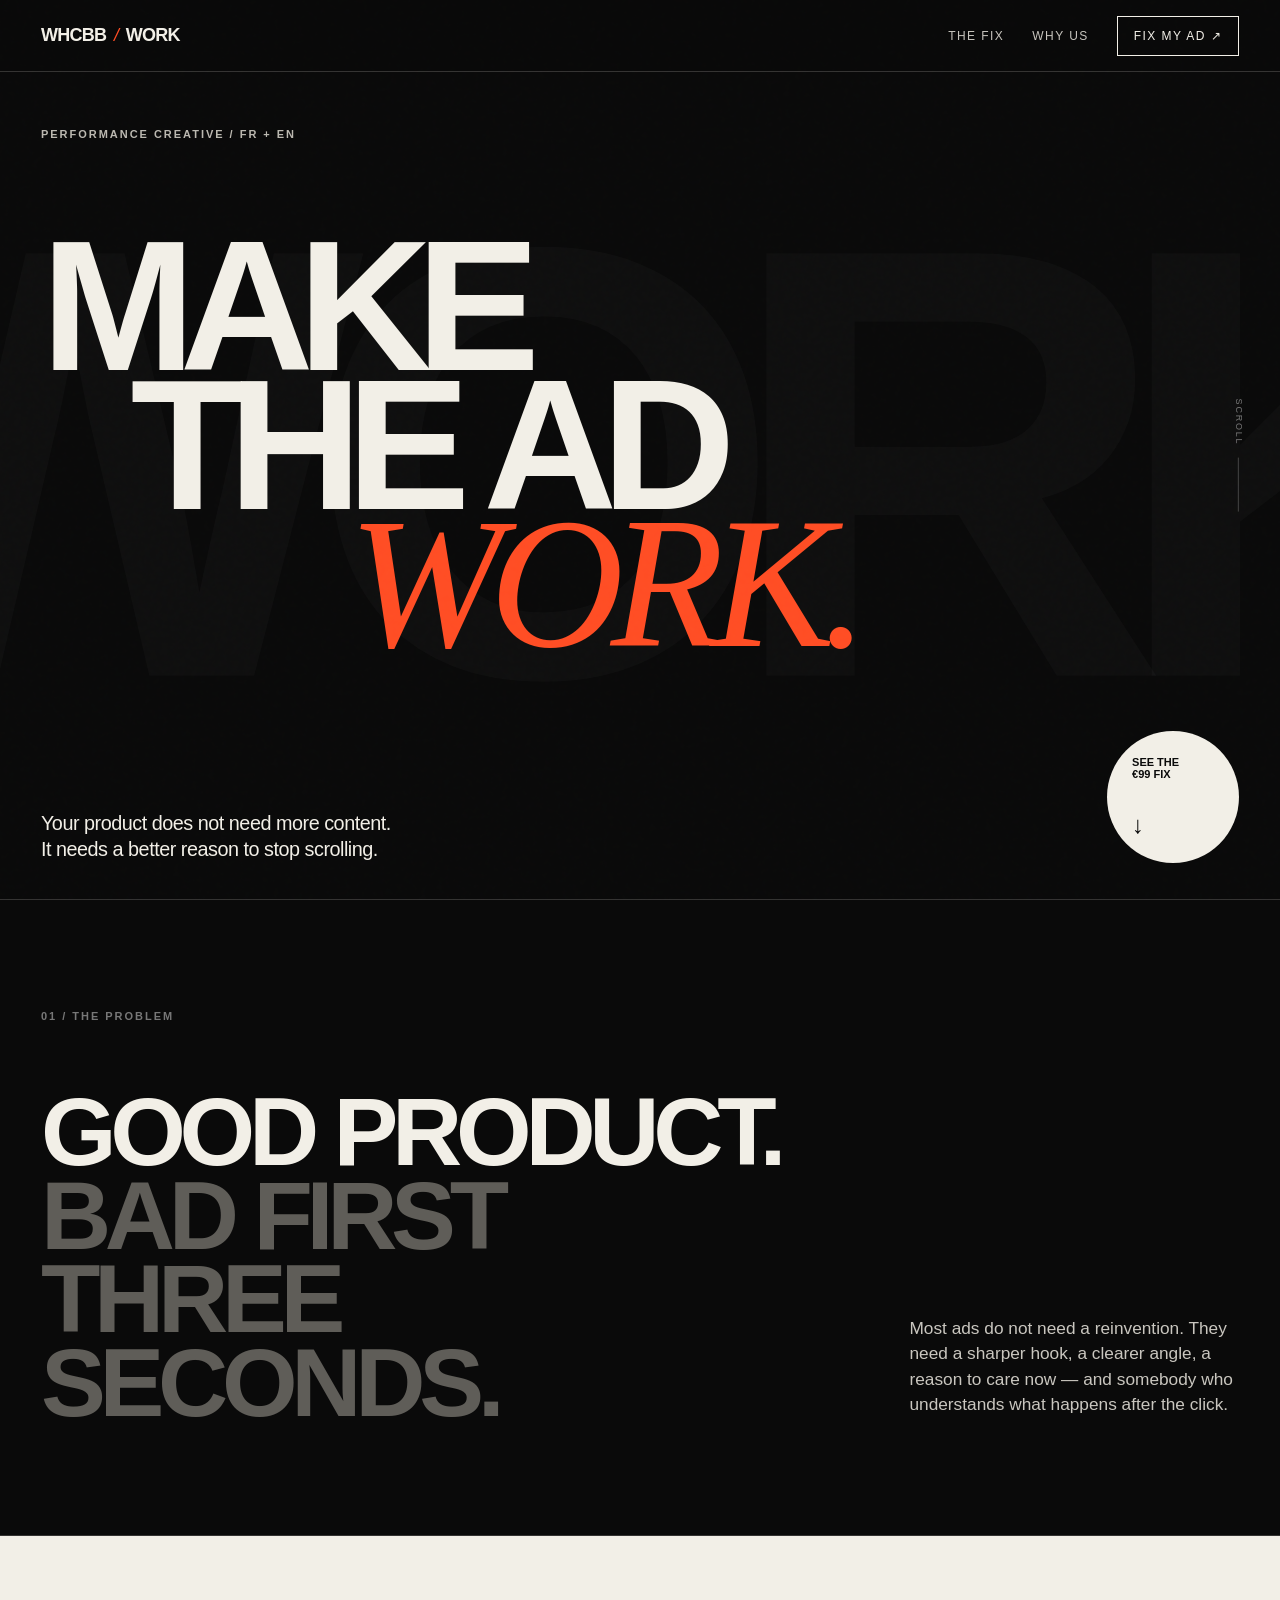
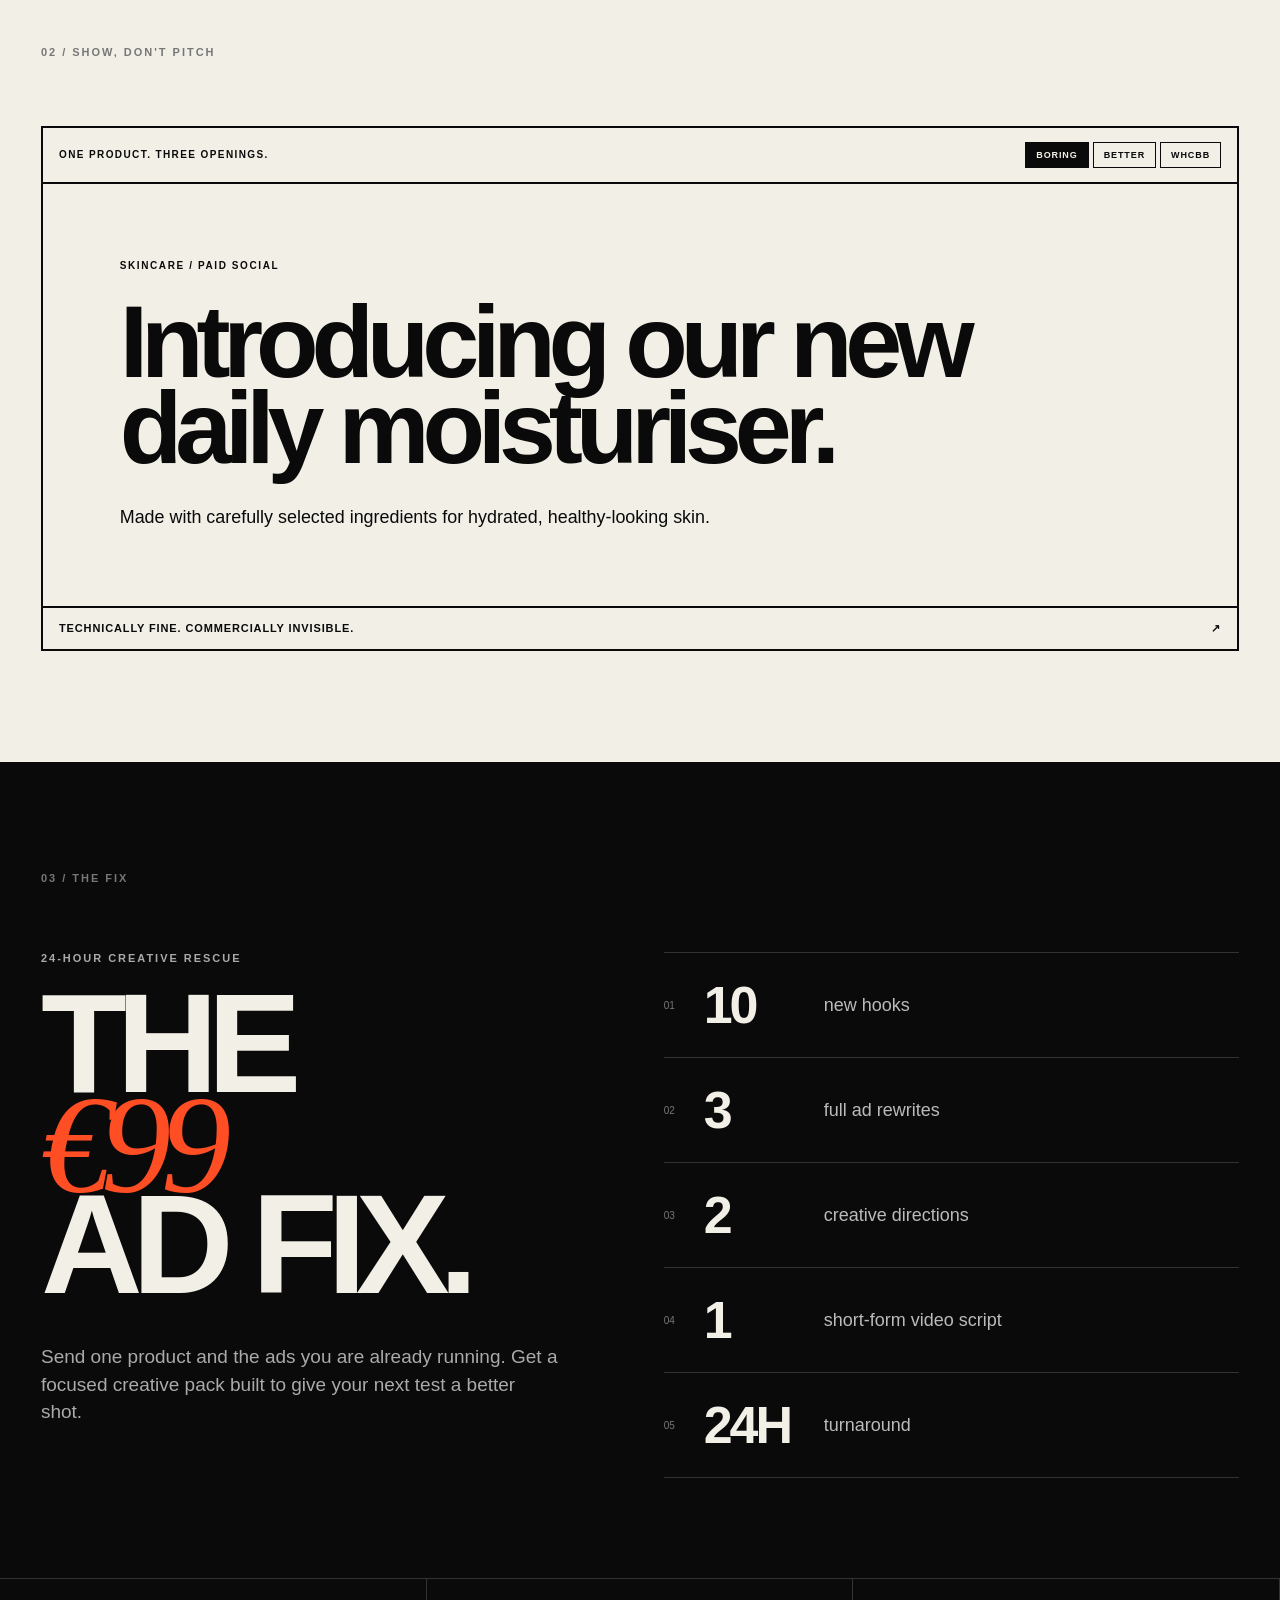
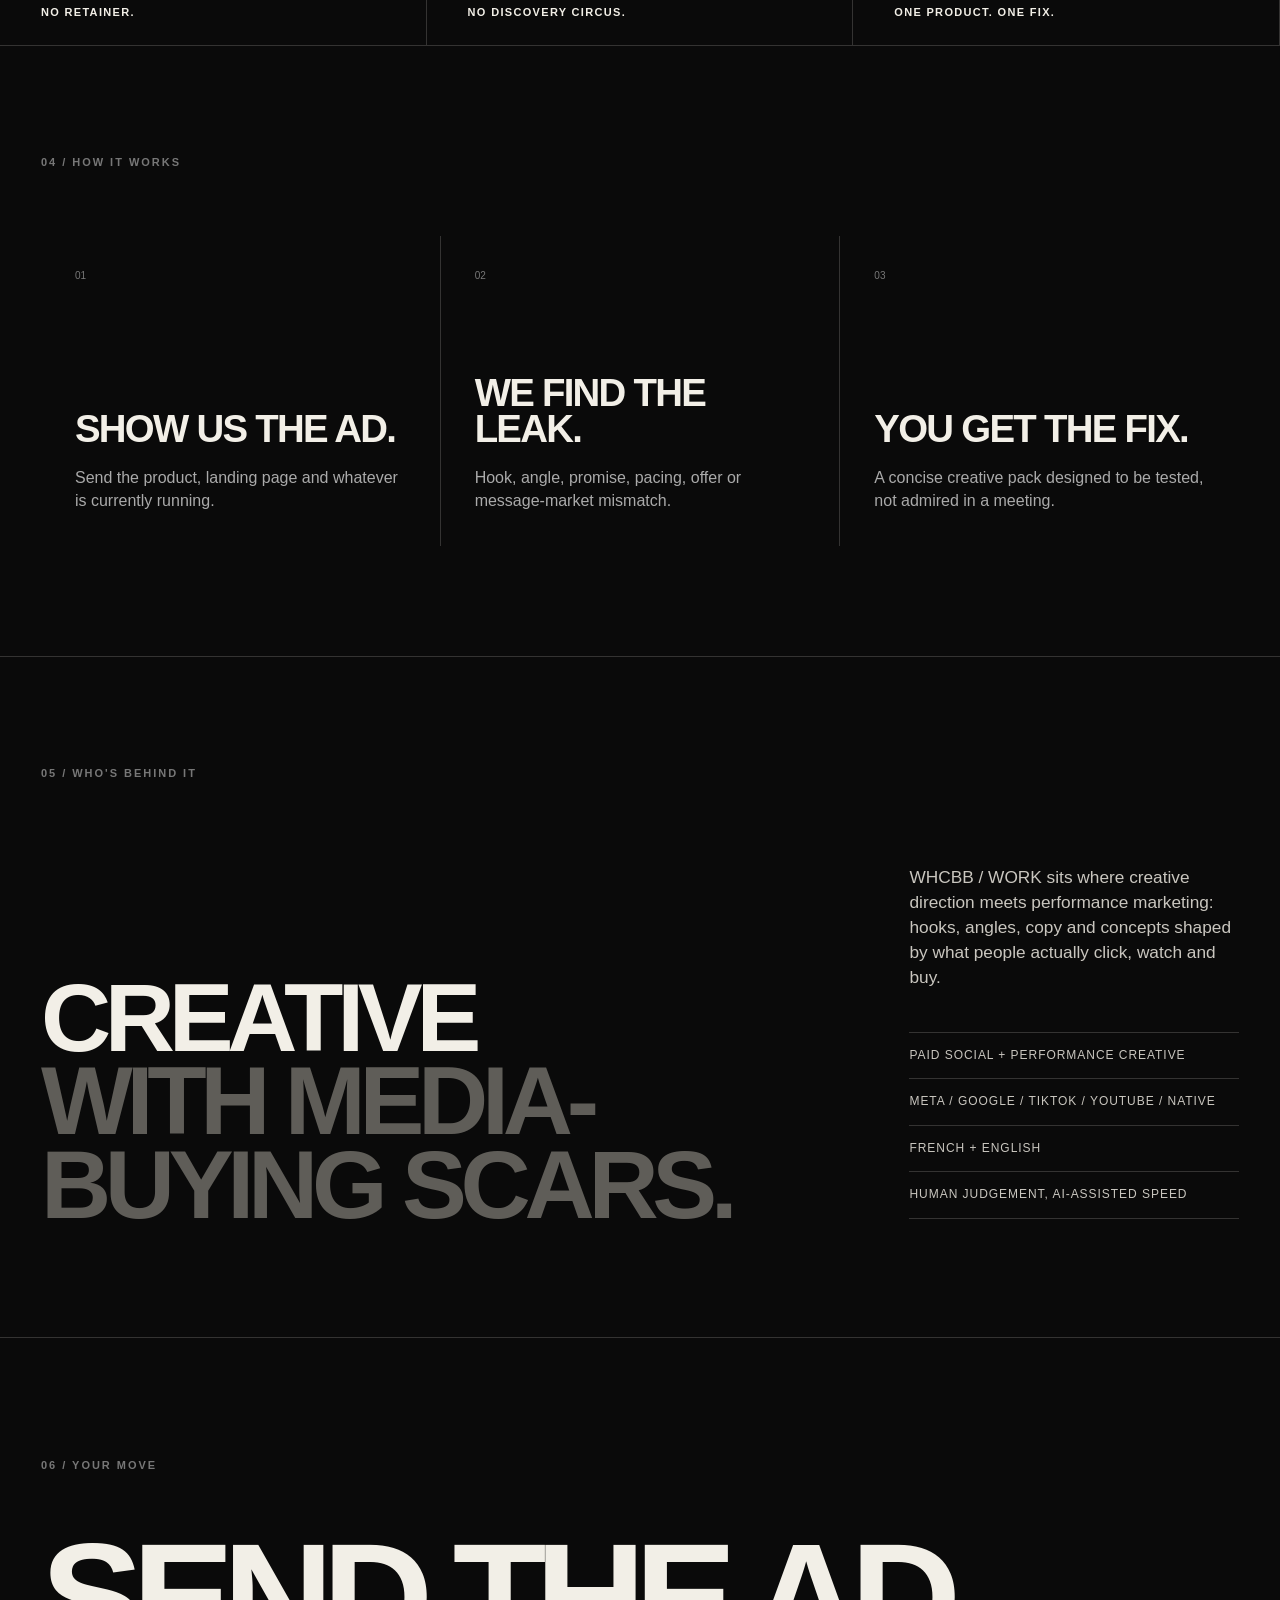
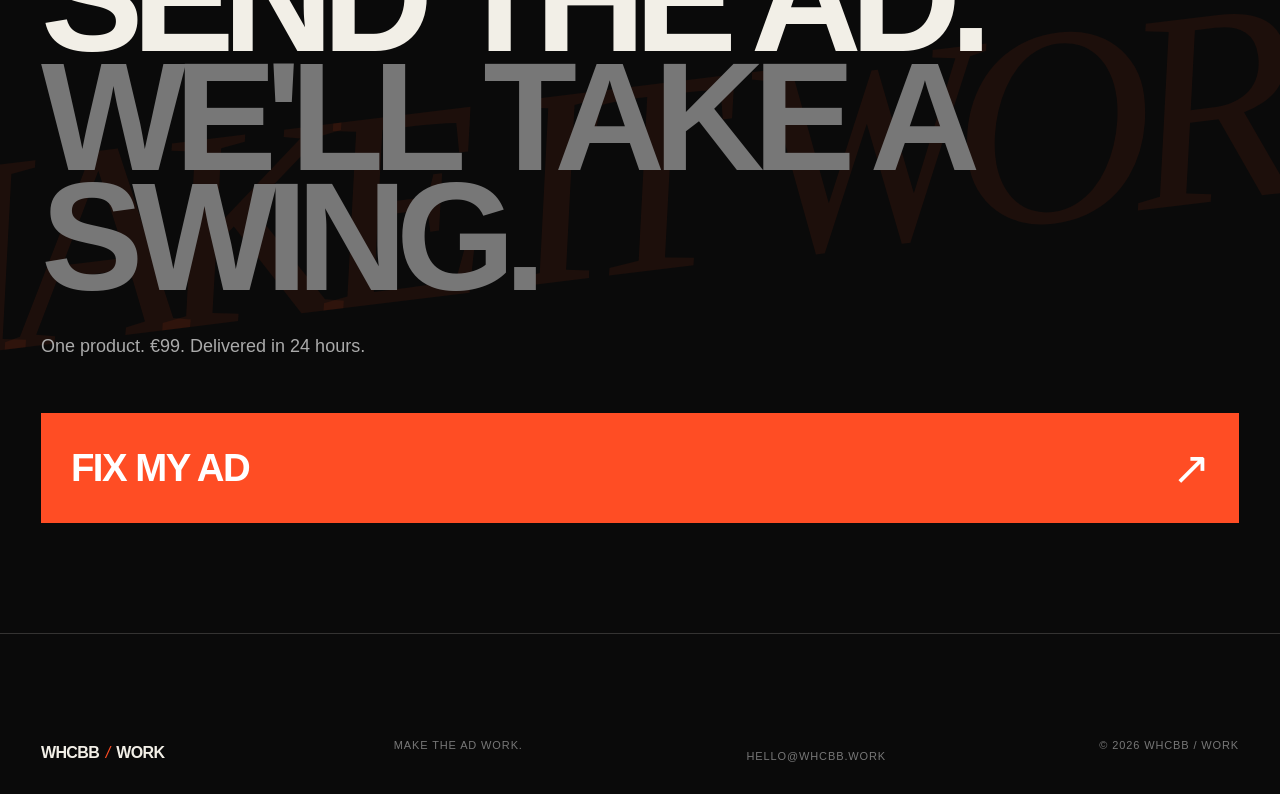
<file: index.html>
<!doctype html>
<html lang="en">
<head>
  <meta charset="utf-8" />
  <meta name="viewport" content="width=device-width, initial-scale=1" />
  <meta name="theme-color" content="#0a0a0a" />
  <meta name="description" content="WHCBB / WORK — Performance creative for products worth noticing. Make the ad work." />
  <meta property="og:title" content="WHCBB / WORK — MAKE THE AD WORK" />
  <meta property="og:description" content="Hooks, copy, concepts and scripts built to earn the next second." />
  <meta property="og:type" content="website" />
  <meta property="og:url" content="https://whcbb.work/" />
  <title>WHCBB / WORK — MAKE THE AD WORK</title>
  <link rel="stylesheet" href="styles.css" />
</head>

<body>
  <div class="grain" aria-hidden="true"></div>
  <div class="progress" aria-hidden="true"><span></span></div>

  <header class="topbar">
    <a class="brand" href="#top" aria-label="WHCBB Work home">
      <span>WHCBB</span><i>/</i><span>WORK</span>
    </a>
    <nav aria-label="Primary navigation">
      <a href="#fix">The Fix</a>
      <a href="#proof">Why us</a>
      <a class="nav-cta" href="mailto:hello@whcbb.work?subject=Fix%20my%20ad">Fix my ad ↗</a>
    </nav>
  </header>

  <main id="top">
    <section class="hero">
      <div class="dolly-word" aria-hidden="true">WORK</div>

      <div class="hero-kicker reveal">PERFORMANCE CREATIVE / FR + EN</div>

      <h1 class="hero-title">
        <span class="line reveal">MAKE</span>
        <span class="line reveal">THE AD</span>
        <span class="line reveal italic">WORK.</span>
      </h1>

      <div class="hero-bottom">
        <p class="hero-copy reveal">
          Your product does not need more content.<br />
          It needs a better reason to stop scrolling.
        </p>

        <a class="round-cta reveal" href="#fix" aria-label="See the ninety-nine euro ad fix">
          <span>SEE THE<br />€99 FIX</span>
          <b>↓</b>
        </a>
      </div>

      <div class="scroll-cue" aria-hidden="true">
        <span>SCROLL</span><i></i>
      </div>
    </section>

    <section class="manifesto">
      <div class="section-label">01 / THE PROBLEM</div>
      <div class="manifesto-copy">
        <p class="big-copy reveal">
          GOOD PRODUCT.<br />
          <span class="muted">BAD FIRST THREE SECONDS.</span>
        </p>
        <p class="side-copy reveal">
          Most ads do not need a reinvention. They need a sharper hook, a clearer angle,
          a reason to care now — and somebody who understands what happens after the click.
        </p>
      </div>
    </section>

    <section class="demo" id="proof">
      <div class="section-label">02 / SHOW, DON'T PITCH</div>

      <div class="demo-shell reveal">
        <div class="demo-top">
          <span>ONE PRODUCT. THREE OPENINGS.</span>
          <div class="demo-tabs" role="tablist" aria-label="Ad rewrite demo">
            <button class="demo-tab active" data-mode="boring" role="tab" aria-selected="true">BORING</button>
            <button class="demo-tab" data-mode="better" role="tab" aria-selected="false">BETTER</button>
            <button class="demo-tab" data-mode="whcbb" role="tab" aria-selected="false">WHCBB</button>
          </div>
        </div>

        <div class="demo-stage">
          <p class="demo-eyebrow" id="demoEyebrow">SKINCARE / PAID SOCIAL</p>
          <h2 id="demoHeadline">Introducing our new daily moisturiser.</h2>
          <p id="demoBody">Made with carefully selected ingredients for hydrated, healthy-looking skin.</p>
        </div>

        <div class="demo-note">
          <span id="demoNote">Technically fine. Commercially invisible.</span>
          <span>↗</span>
        </div>
      </div>
    </section>

    <section class="offer" id="fix">
      <div class="section-label">03 / THE FIX</div>

      <div class="offer-grid">
        <div class="offer-left">
          <p class="offer-kicker reveal">24-HOUR CREATIVE RESCUE</p>
          <h2 class="reveal">
            THE<br />
            <span>€99</span><br />
            AD FIX.
          </h2>
          <p class="offer-desc reveal">
            Send one product and the ads you are already running.
            Get a focused creative pack built to give your next test a better shot.
          </p>
        </div>

        <div class="offer-right reveal">
          <div class="deliverable"><span>01</span><strong>10</strong><p>new hooks</p></div>
          <div class="deliverable"><span>02</span><strong>3</strong><p>full ad rewrites</p></div>
          <div class="deliverable"><span>03</span><strong>2</strong><p>creative directions</p></div>
          <div class="deliverable"><span>04</span><strong>1</strong><p>short-form video script</p></div>
          <div class="deliverable wide"><span>05</span><strong>24H</strong><p>turnaround</p></div>
        </div>
      </div>

      <div class="offer-strip reveal">
        <span>NO RETAINER.</span>
        <span>NO DISCOVERY CIRCUS.</span>
        <span>ONE PRODUCT. ONE FIX.</span>
      </div>
    </section>

    <section class="method">
      <div class="section-label">04 / HOW IT WORKS</div>
      <div class="steps">
        <article class="step reveal">
          <span>01</span>
          <h3>SHOW US THE AD.</h3>
          <p>Send the product, landing page and whatever is currently running.</p>
        </article>
        <article class="step reveal">
          <span>02</span>
          <h3>WE FIND THE LEAK.</h3>
          <p>Hook, angle, promise, pacing, offer or message-market mismatch.</p>
        </article>
        <article class="step reveal">
          <span>03</span>
          <h3>YOU GET THE FIX.</h3>
          <p>A concise creative pack designed to be tested, not admired in a meeting.</p>
        </article>
      </div>
    </section>

    <section class="cred">
      <div class="section-label">05 / WHO'S BEHIND IT</div>
      <div class="cred-grid">
        <p class="big-copy reveal">
          CREATIVE<br />
          <span class="muted">WITH MEDIA-BUYING SCARS.</span>
        </p>
        <div class="cred-copy reveal">
          <p>
            WHCBB / WORK sits where creative direction meets performance marketing:
            hooks, angles, copy and concepts shaped by what people actually click,
            watch and buy.
          </p>
          <ul>
            <li>Paid social + performance creative</li>
            <li>Meta / Google / TikTok / YouTube / Native</li>
            <li>French + English</li>
            <li>Human judgement, AI-assisted speed</li>
          </ul>
        </div>
      </div>
    </section>

    <section class="closing">
      <div class="closing-word" aria-hidden="true">MAKE IT WORK.</div>
      <p class="section-label">06 / YOUR MOVE</p>
      <h2 class="reveal">SEND THE AD.<br /><span>WE'LL TAKE A SWING.</span></h2>
      <p class="closing-copy reveal">
        One product. €99. Delivered in 24 hours.
      </p>
      <a class="mega-cta reveal" href="mailto:hello@whcbb.work?subject=Fix%20my%20ad&body=Product%3A%0AWebsite%3A%0AAd%20link%3A%0AWhat%20I%20want%20to%20improve%3A">
        <span>FIX MY AD</span><b>↗</b>
      </a>
    </section>
  </main>

  <footer>
    <a class="brand" href="#top"><span>WHCBB</span><i>/</i><span>WORK</span></a>
    <p>MAKE THE AD WORK.</p>
    <a href="mailto:hello@whcbb.work">hello@whcbb.work</a>
    <p class="copyright">© <span id="year"></span> WHCBB / WORK</p>
  </footer>

  <script src="script.js"></script>
</body>
</html>
</file>
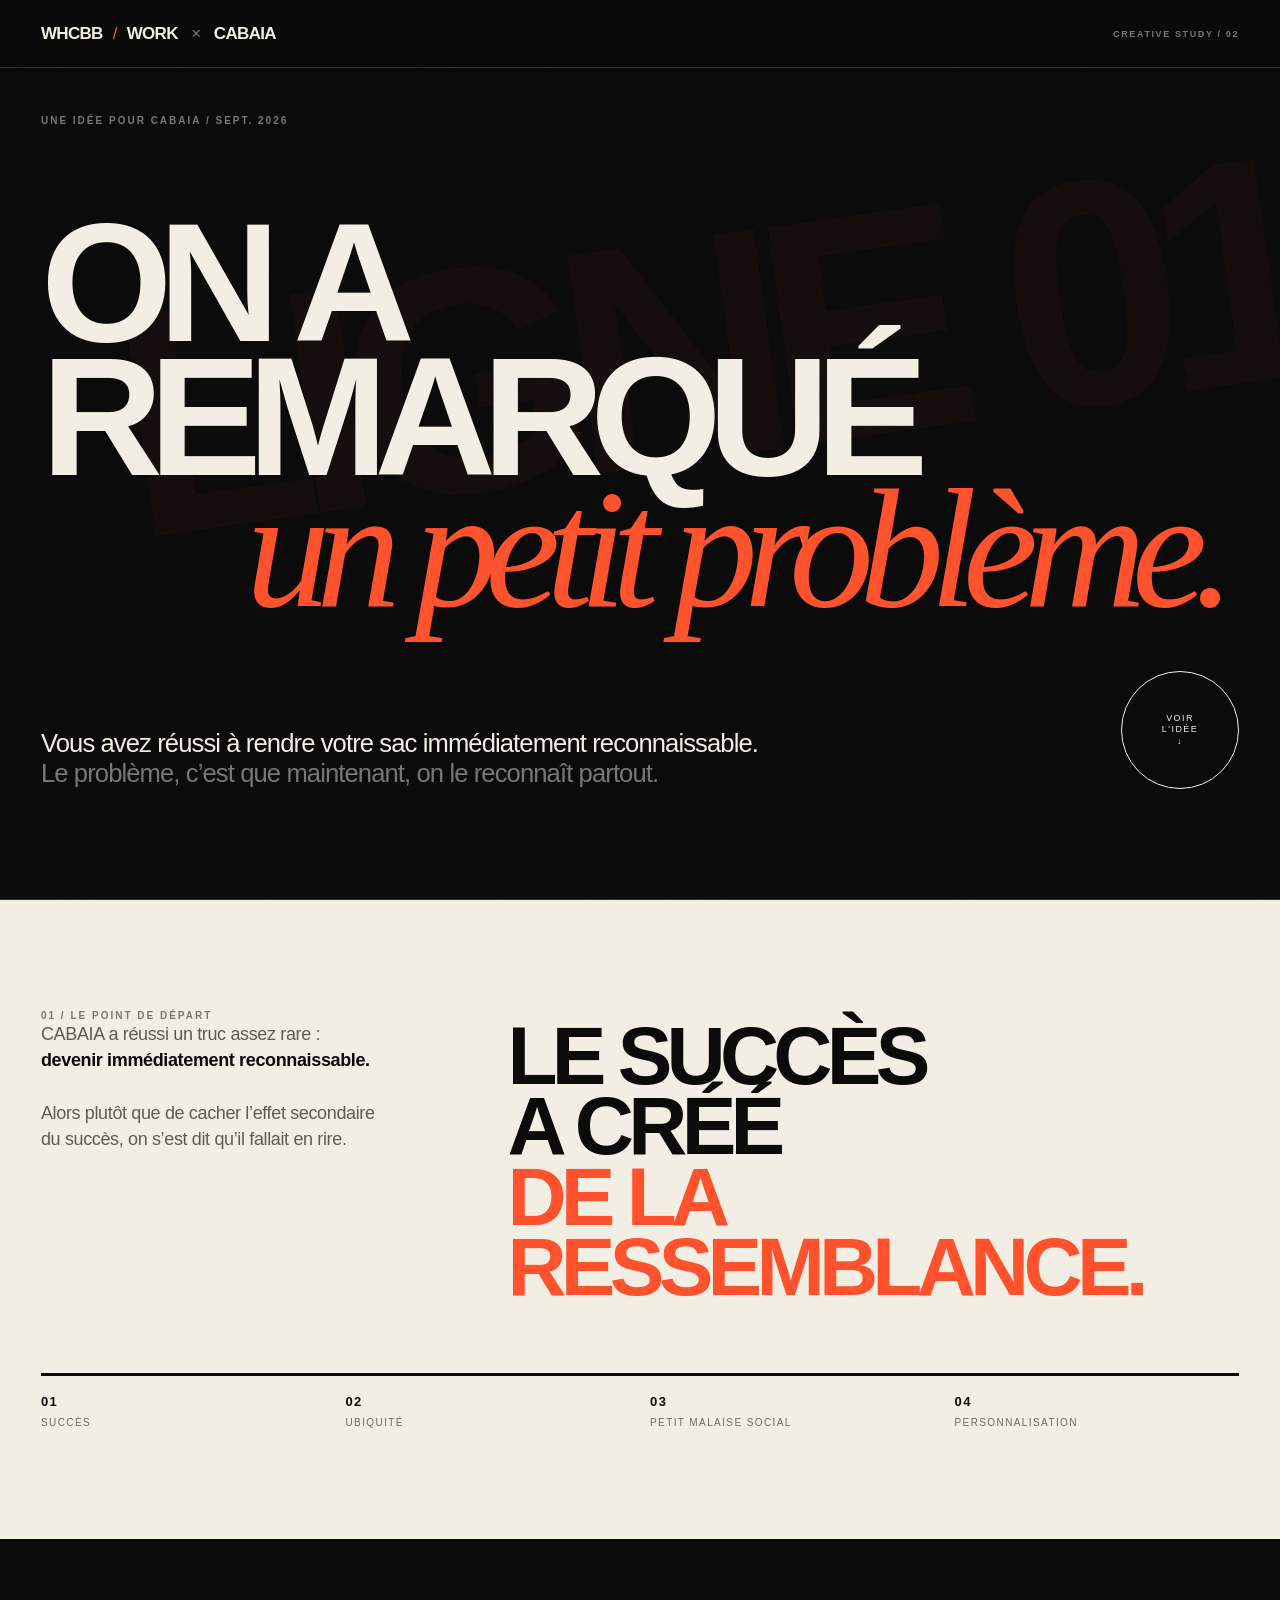
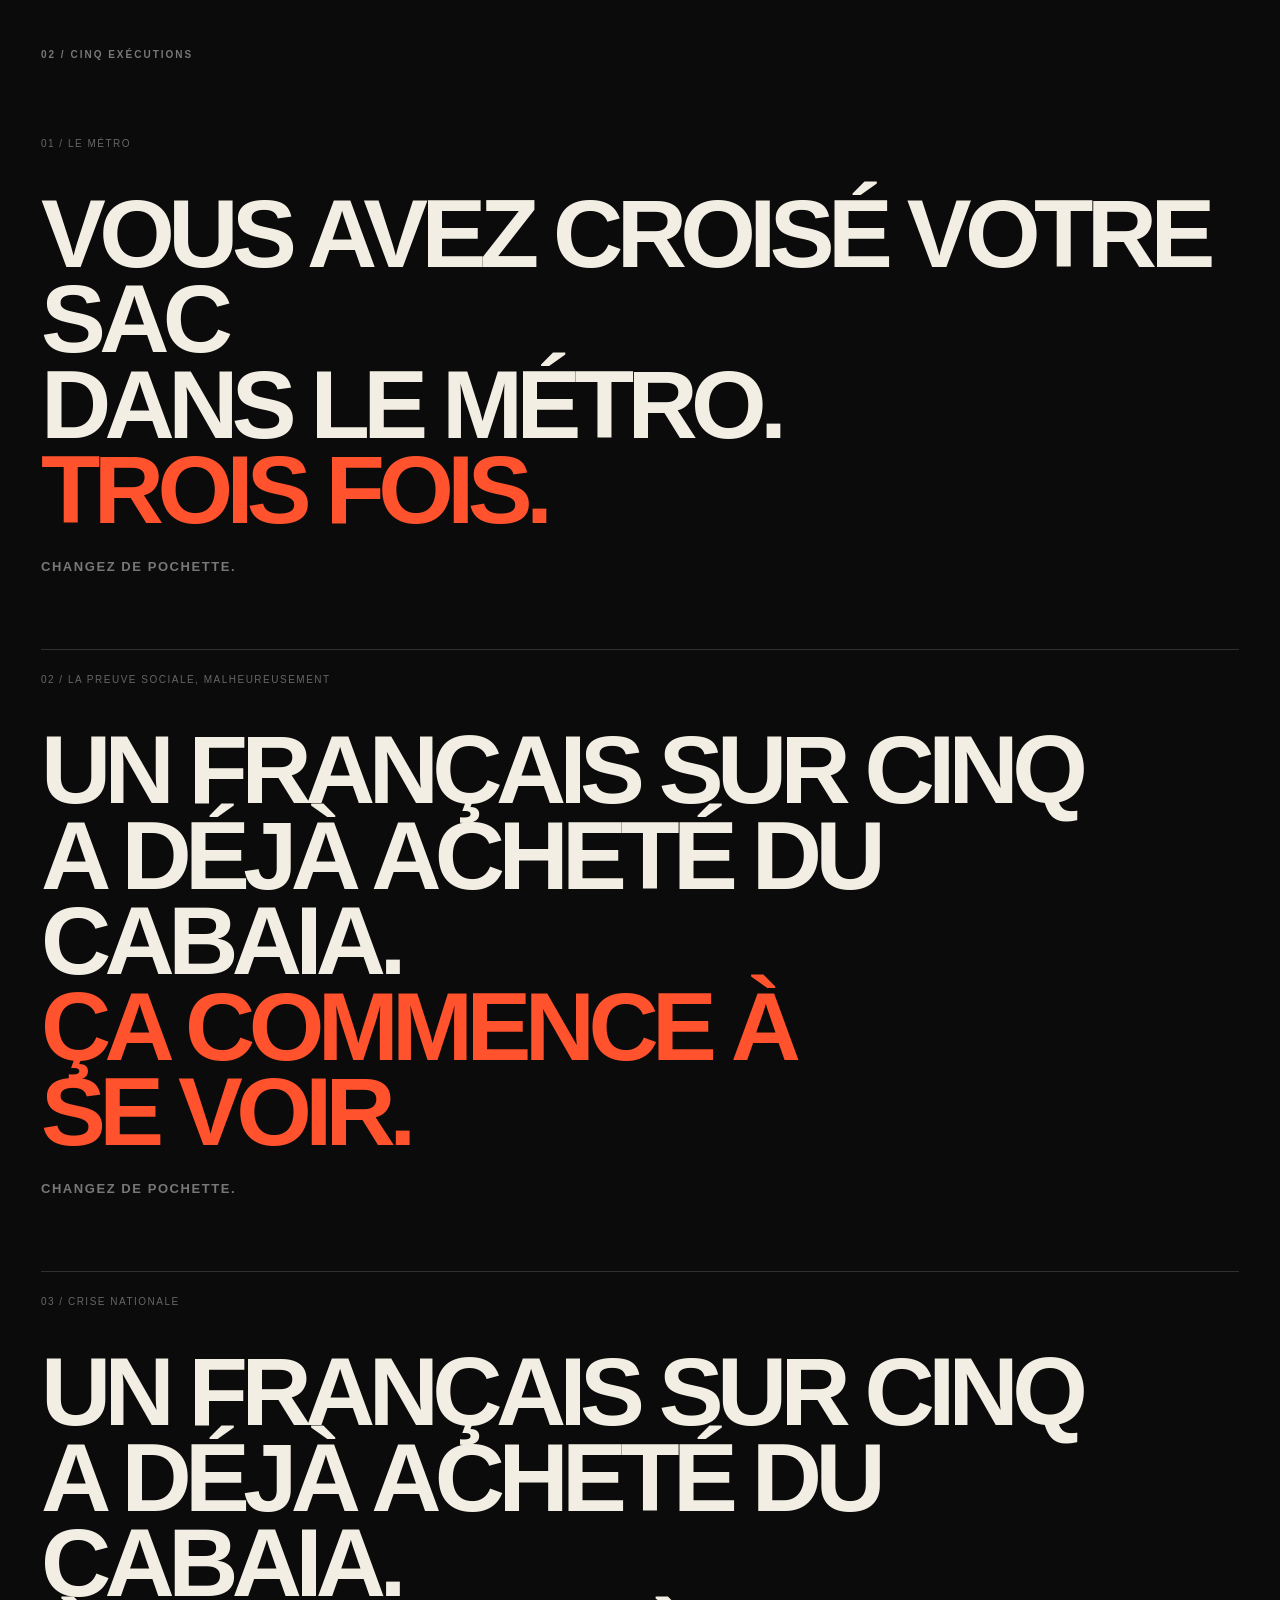
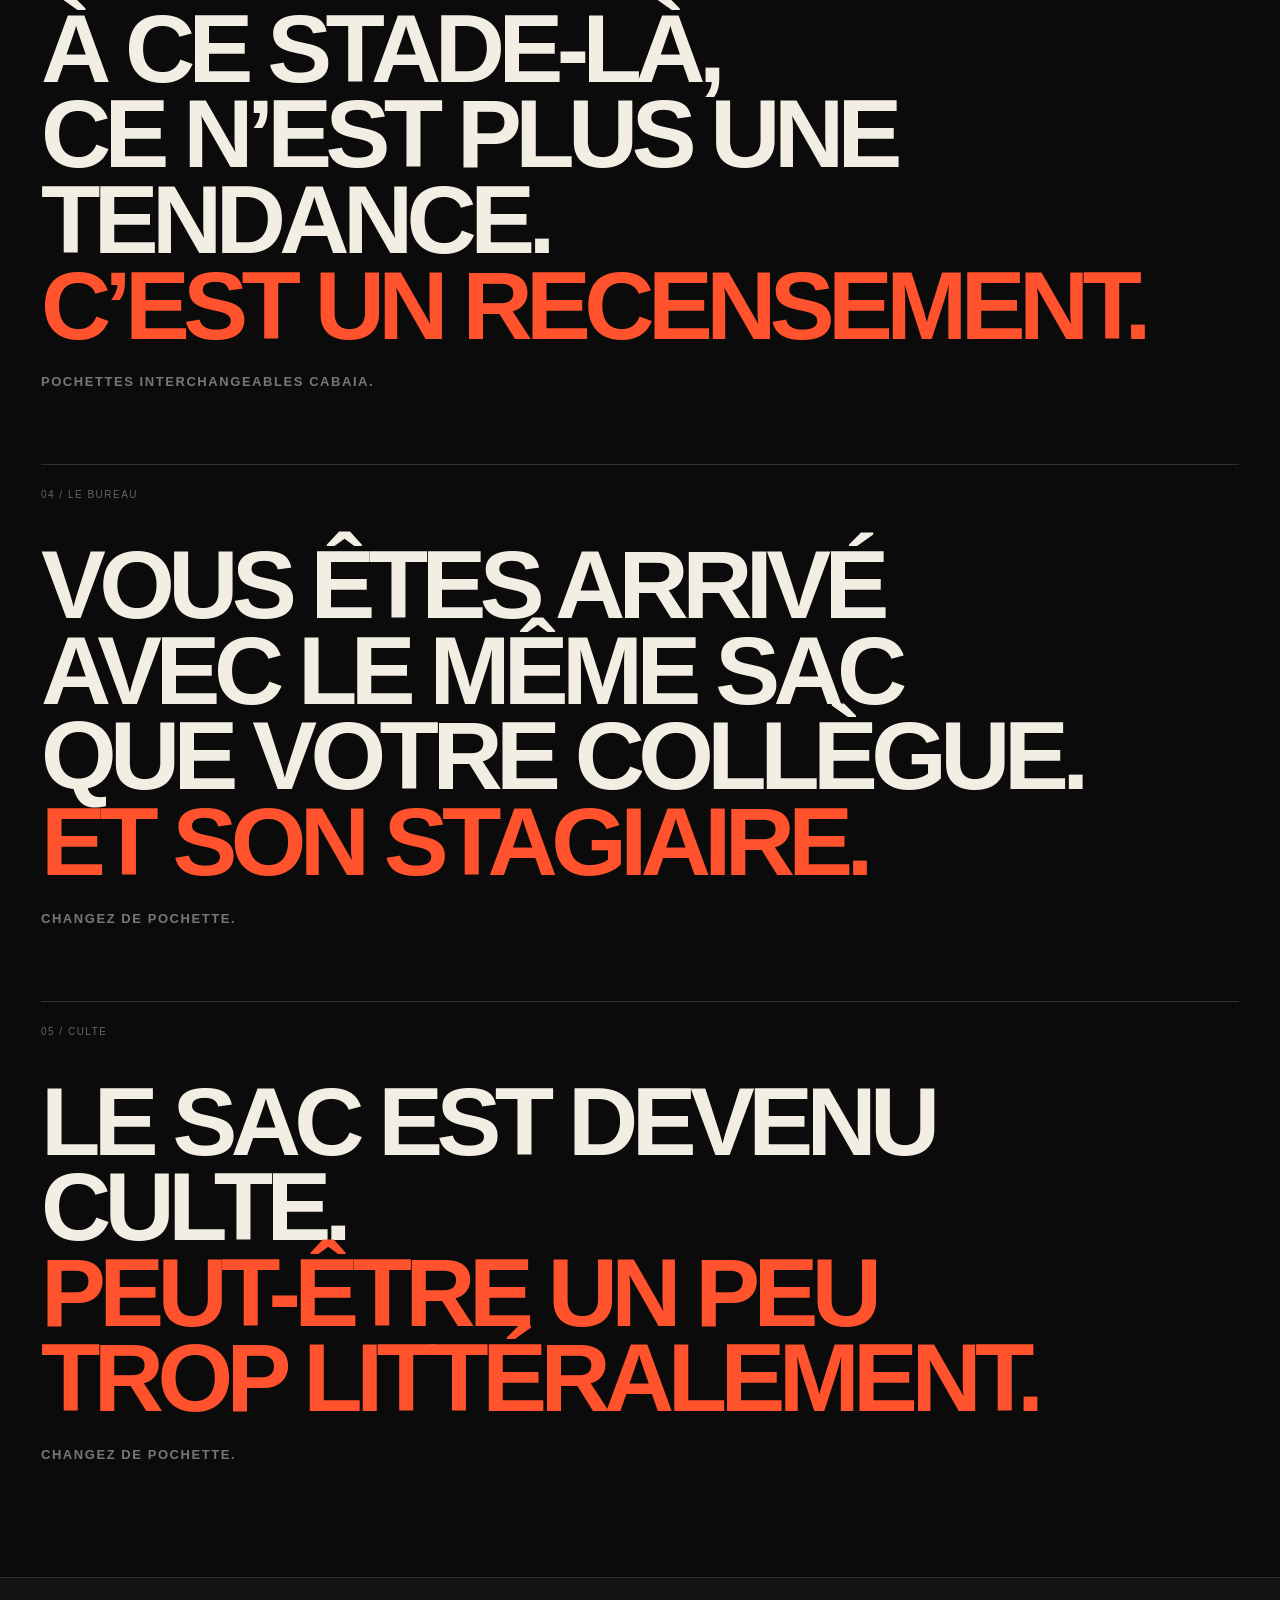
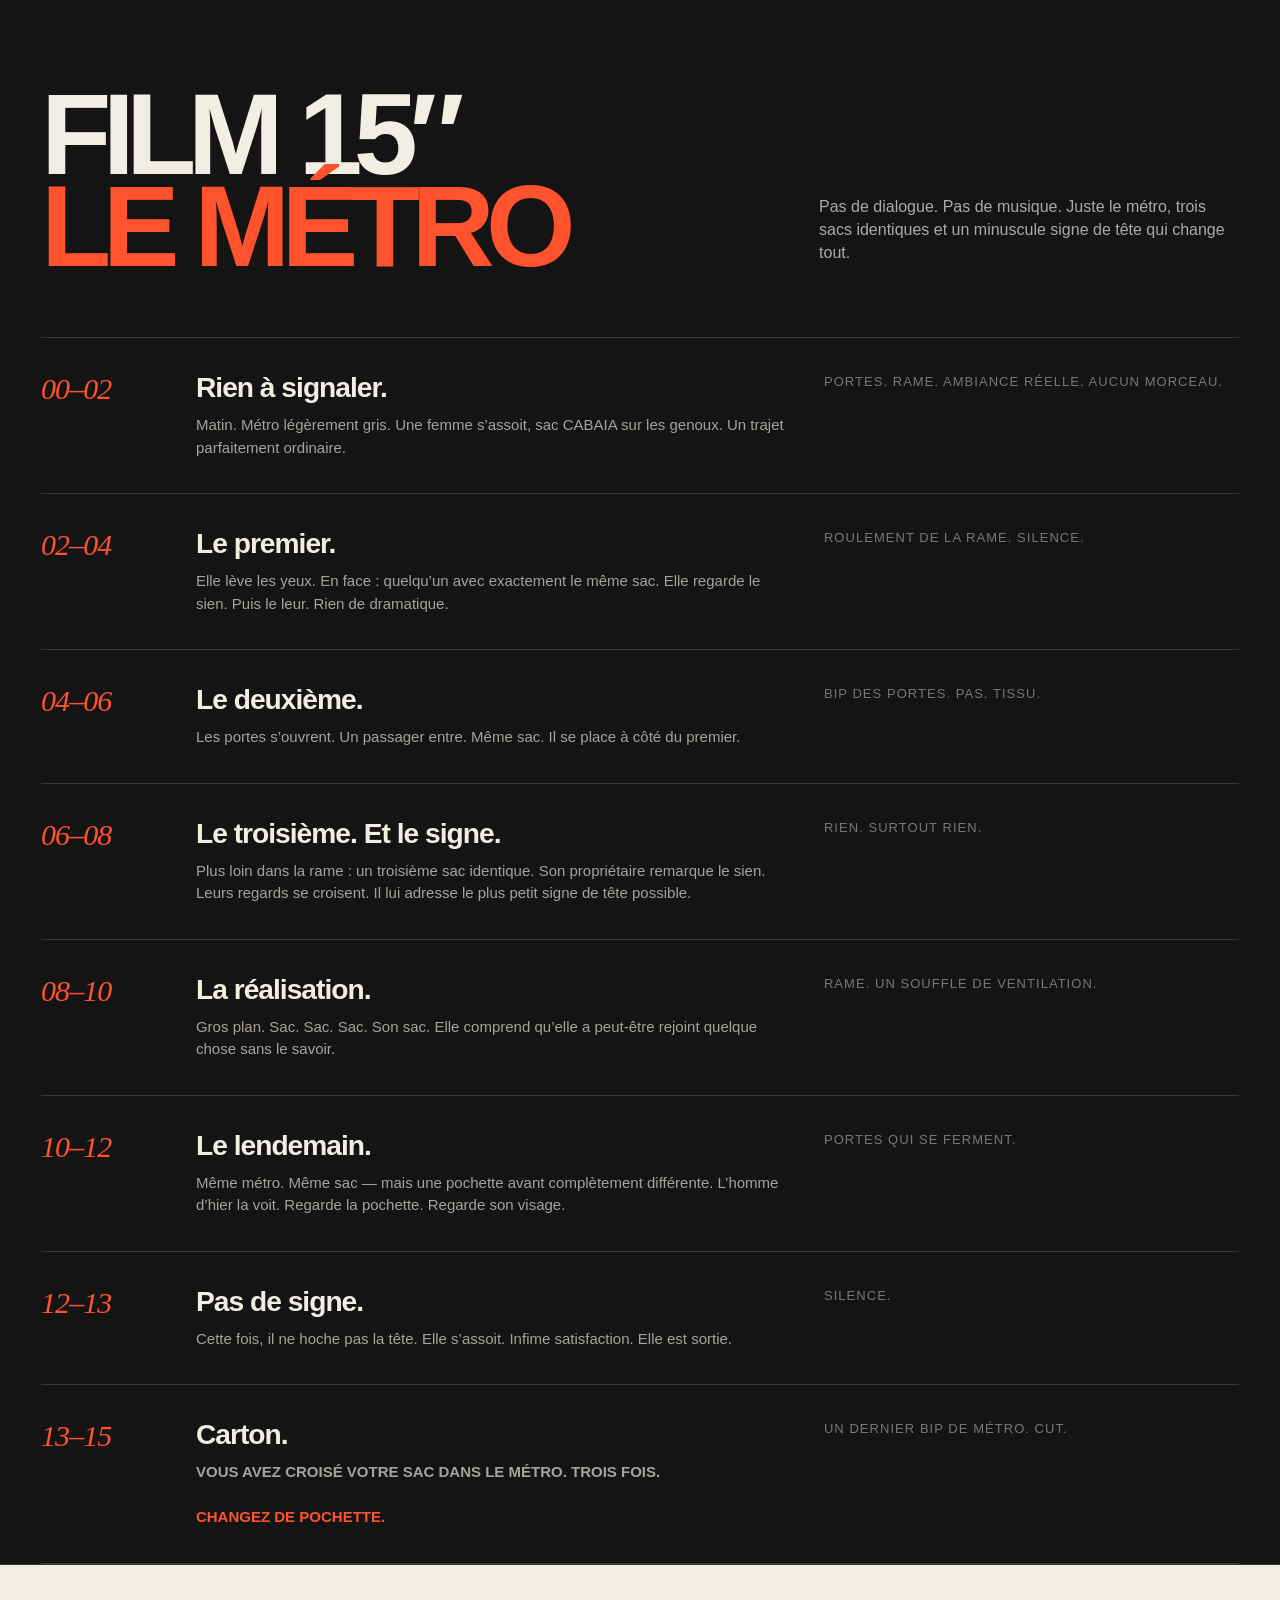
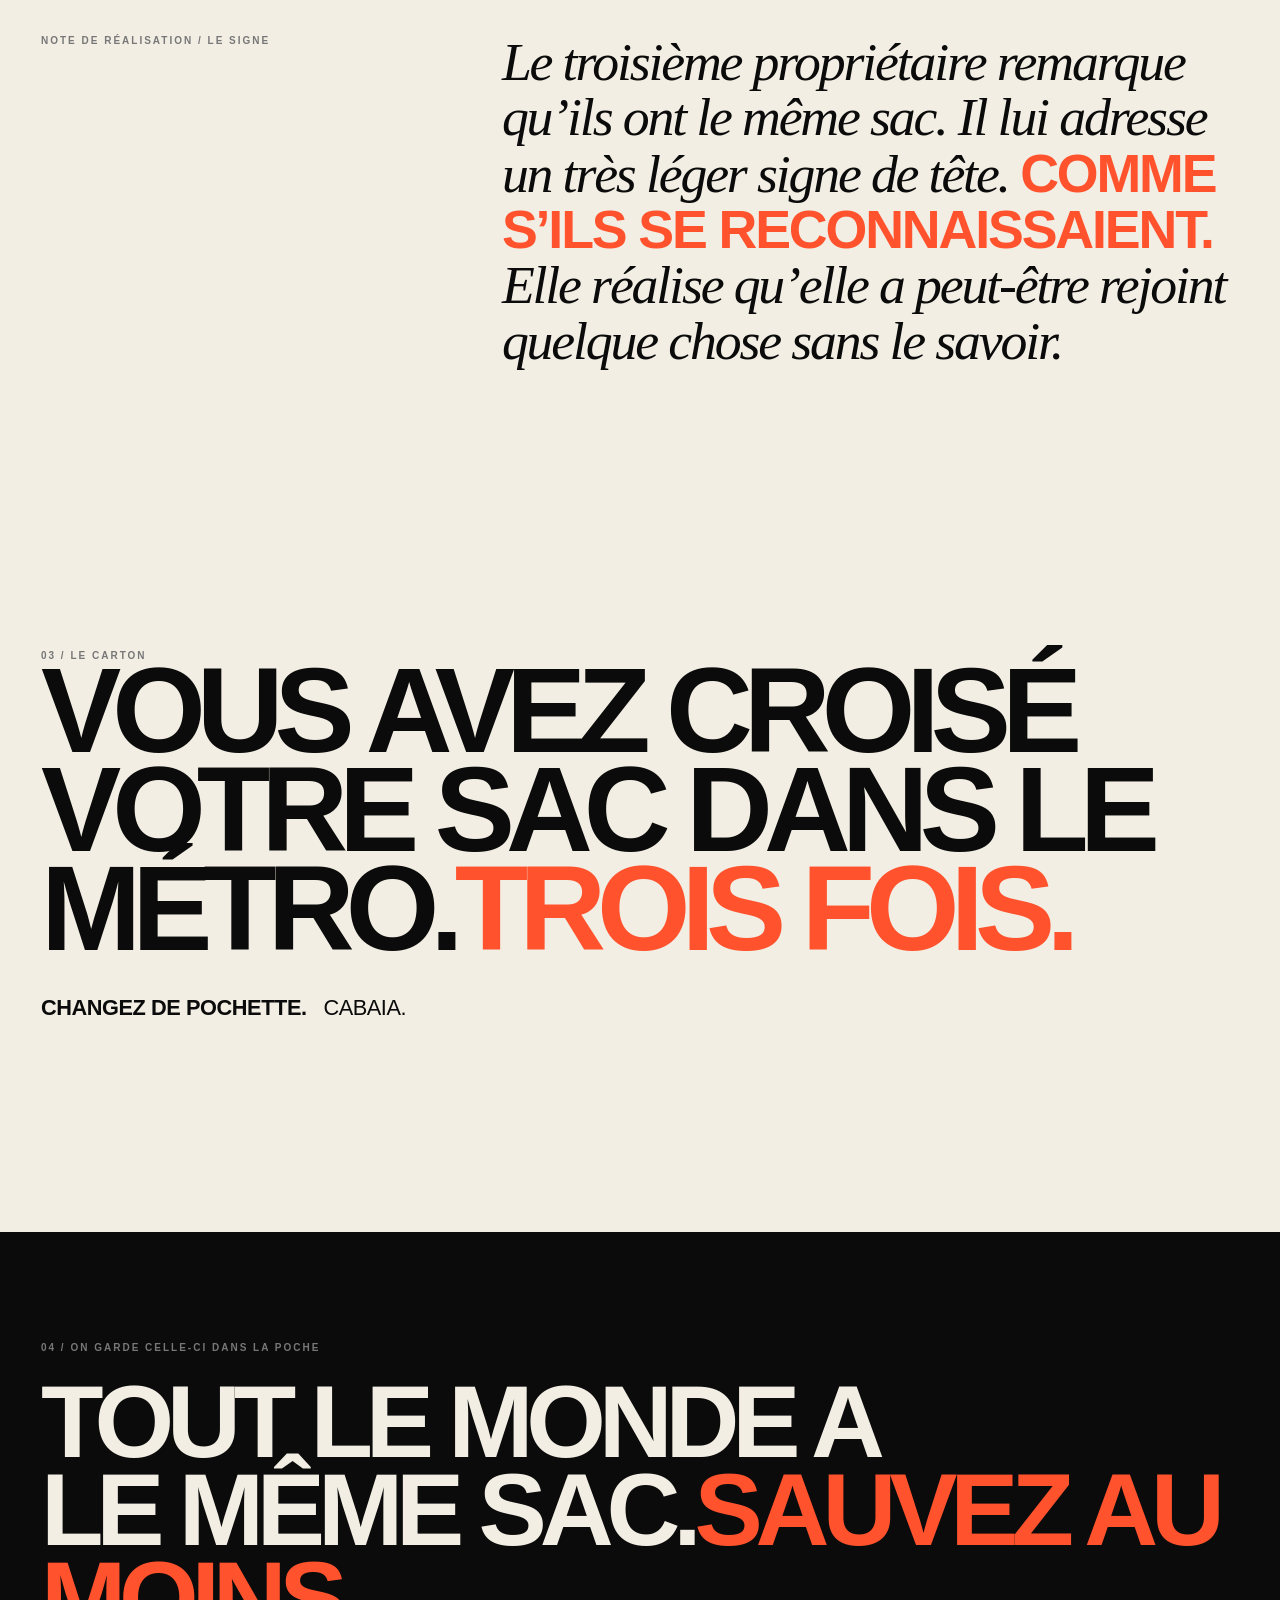
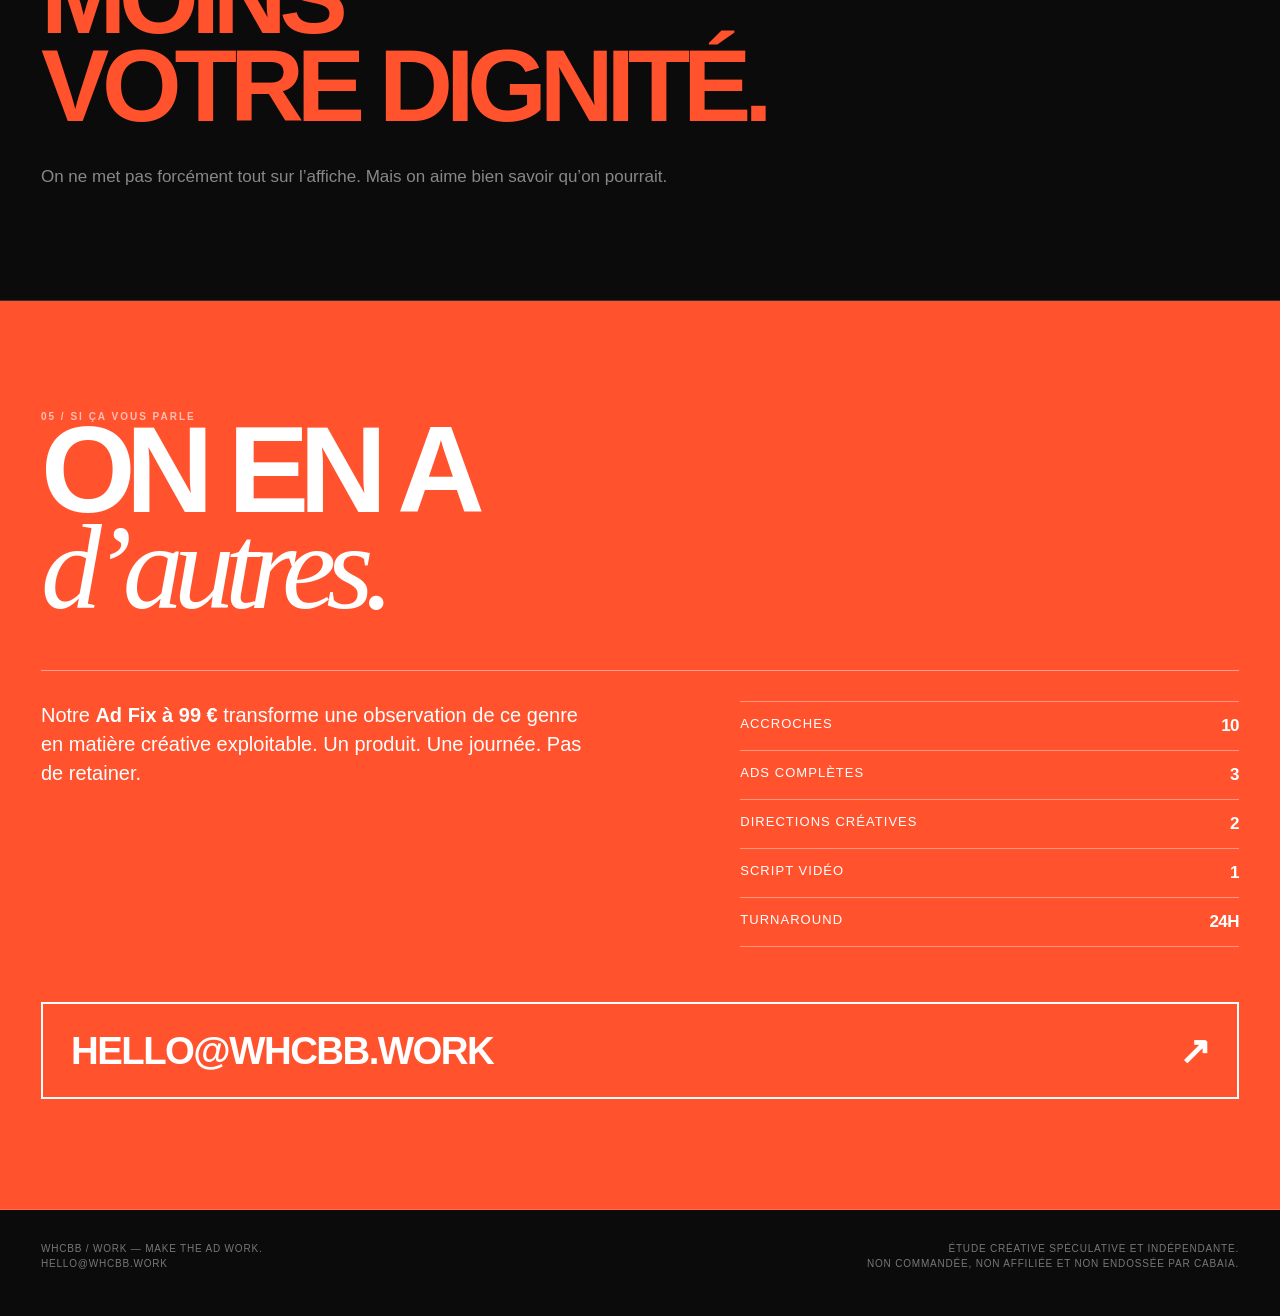
<file: cabaia/index.html>
<!doctype html>
<html lang="fr">
<head>
  <meta charset="utf-8" />
  <meta name="viewport" content="width=device-width, initial-scale=1" />
  <meta name="robots" content="noindex,nofollow,noarchive" />
  <meta name="theme-color" content="#0b0b0b" />
  <meta name="description" content="WHCBB / WORK × CABAIA — étude créative spéculative." />
  <title>WHCBB / WORK × CABAIA — ÇA COMMENCE À SE VOIR</title>
  <style>
    :root{
      --bg:#0b0b0b;
      --paper:#f2eee4;
      --ink:#0b0b0b;
      --muted:#8b877f;
      --line:rgba(242,238,228,.16);
      --orange:#ff522d;
      --signal:#f3df2b;
      --pad:clamp(20px,3.2vw,54px);
    }
    *{box-sizing:border-box}
    html{scroll-behavior:smooth}
    body{margin:0;background:var(--bg);color:var(--paper);font-family:Arial,Helvetica,sans-serif;-webkit-font-smoothing:antialiased;overflow-x:hidden}
    a{color:inherit;text-decoration:none}
    ::selection{background:var(--orange);color:#fff}
    .grain{position:fixed;inset:0;pointer-events:none;z-index:1000;opacity:.055;mix-blend-mode:soft-light;background-image:url("data:image/svg+xml,%3Csvg viewBox='0 0 180 180' xmlns='http://www.w3.org/2000/svg'%3E%3Cfilter id='n'%3E%3CfeTurbulence type='fractalNoise' baseFrequency='.85' numOctaves='3' stitchTiles='stitch'/%3E%3C/filter%3E%3Crect width='100%25' height='100%25' filter='url(%23n)' opacity='.7'/%3E%3C/svg%3E")}
    .progress{position:fixed;top:0;left:0;height:3px;width:100%;z-index:1002}.progress span{display:block;height:100%;width:0;background:var(--orange)}
    .topbar{position:fixed;z-index:100;top:0;left:0;right:0;height:68px;padding:0 var(--pad);display:flex;align-items:center;justify-content:space-between;background:rgba(11,11,11,.78);backdrop-filter:blur(14px);border-bottom:1px solid var(--line)}
    .brand{font-weight:900;letter-spacing:-.04em;font-size:17px}.brand i{font-style:normal;color:var(--orange);font-weight:400;margin:0 .35em}.brand em{font-style:normal;color:#777;font-weight:400;margin:0 .55em}
    .status{font-size:9px;letter-spacing:.18em;text-transform:uppercase;color:#777;font-weight:800}
    section{position:relative;border-bottom:1px solid var(--line);padding:110px var(--pad)}
    .kicker,.section-label{font-size:10px;letter-spacing:.2em;text-transform:uppercase;font-weight:800;color:#777}
    .hero{min-height:100svh;padding-top:115px;display:flex;flex-direction:column;justify-content:space-between;overflow:hidden}
    .hero:before{content:"LIGNE 01";position:absolute;right:-2vw;top:18%;font-weight:900;font-size:clamp(120px,25vw,390px);letter-spacing:-.09em;color:rgba(255,82,45,.045);transform:rotate(-8deg);white-space:nowrap}
    .hero h1{margin:4vh 0 0;font-size:clamp(68px,13.2vw,210px);line-height:.79;letter-spacing:-.083em;text-transform:uppercase;font-weight:900;position:relative;z-index:2;max-width:1500px}
    .hero h1 span{display:block}.hero h1 .italic{font-family:Georgia,"Times New Roman",serif;font-style:italic;font-weight:400;text-transform:none;color:var(--orange);padding-left:16vw}
    .hero-bottom{position:relative;z-index:2;display:grid;grid-template-columns:1fr auto;gap:40px;align-items:end}
    .hero-copy{font-size:clamp(20px,2vw,32px);line-height:1.2;letter-spacing:-.035em;max-width:850px;margin:0}.hero-copy span{color:#777}
    .scroll{width:118px;height:118px;border:1px solid var(--paper);border-radius:50%;display:flex;align-items:center;justify-content:center;text-align:center;font-size:9px;line-height:1.25;letter-spacing:.16em;text-transform:uppercase;transition:.25s}.scroll:hover{background:var(--paper);color:var(--ink);transform:rotate(5deg)}

    .insight{background:var(--paper);color:var(--ink)}
    .insight .section-label{color:#7b786f}
    .insight-grid{display:grid;grid-template-columns:minmax(270px,.68fr) minmax(0,1.32fr);gap:clamp(45px,7vw,120px);align-items:start}
    .insight p{margin:0;max-width:34ch;font-size:clamp(18px,1.35vw,24px);line-height:1.46;color:#5f5b54;letter-spacing:-.02em}.insight p strong{color:var(--ink);font-weight:800}
    .insight h2{margin:0;font-size:clamp(52px,6.4vw,116px);line-height:.86;letter-spacing:-.07em;text-transform:uppercase}.insight h2 span{display:block;color:var(--orange)}
    .route{margin-top:70px;border-top:3px solid var(--ink);padding-top:18px;display:grid;grid-template-columns:repeat(4,1fr);gap:20px}
    .route div{font-size:10px;letter-spacing:.14em;text-transform:uppercase;color:#6f6a61}.route strong{display:block;color:var(--ink);font-size:13px;margin-bottom:8px}

    .hooks{padding-bottom:40px}.hooks .section-label{margin-bottom:54px}
    .hook{min-height:58vh;display:flex;align-items:center;border-top:1px solid var(--line);padding:6vw 0;position:relative}.hook:first-of-type{border-top:0}
    .hook-num{position:absolute;top:24px;left:0;color:#666;font-size:10px;letter-spacing:.15em;text-transform:uppercase}
    .hook h3{margin:0;font-size:clamp(48px,7.6vw,126px);line-height:.88;letter-spacing:-.068em;text-transform:uppercase;max-width:1280px}.hook .payoff{display:block;color:var(--orange)}
    .hook .tiny{display:block;margin-top:28px;color:#777;font-size:13px;letter-spacing:.12em;text-transform:uppercase}
    .hook .whisper{font-family:Georgia,serif;font-style:italic;text-transform:none;font-weight:400;color:#aaa}

    .film{background:#141414;padding-bottom:0}
    .film-head{display:flex;justify-content:space-between;gap:35px;align-items:flex-end;margin-bottom:65px}.film-head h2{margin:0;font-size:clamp(60px,9vw,145px);line-height:.8;letter-spacing:-.075em;text-transform:uppercase}.film-head h2 span{color:var(--orange)}.film-head p{margin:0 0 8px;max-width:420px;color:#aaa;font-size:16px;line-height:1.45}
    .storyboard{border-top:1px solid var(--line)}
    .shot{display:grid;grid-template-columns:120px 1fr .7fr;gap:35px;padding:34px 0;border-bottom:1px solid var(--line);align-items:start}
    .tc{font-family:Georgia,serif;font-style:italic;color:var(--orange);font-size:30px;letter-spacing:-.03em}.shot h3{margin:0 0 10px;font-size:clamp(22px,2.2vw,34px);letter-spacing:-.035em}.shot p{margin:0;color:#a7a39c;font-size:15px;line-height:1.5}.shot .sound{font-size:13px;color:#777;text-transform:uppercase;letter-spacing:.08em;line-height:1.55}
    .nod{background:var(--paper);color:var(--ink);padding:70px var(--pad);display:grid;grid-template-columns:.7fr 1.3fr;gap:5vw;align-items:start}.nod .section-label{color:#777}.nod blockquote{margin:0;font-family:Georgia,serif;font-style:italic;font-size:clamp(34px,4.2vw,70px);line-height:1.03;letter-spacing:-.04em}.nod blockquote strong{font-family:Arial,Helvetica,sans-serif;font-style:normal;text-transform:uppercase;color:var(--orange)}

    .endcard{min-height:88svh;background:var(--paper);color:var(--ink);display:flex;flex-direction:column;justify-content:center}.endcard h2{font-size:clamp(58px,9.4vw,156px);line-height:.82;letter-spacing:-.075em;margin:0;text-transform:uppercase;max-width:1380px}.endcard h2 .payoff{color:var(--orange)}.endcard .product-line{margin-top:38px;font-size:clamp(18px,1.7vw,28px);letter-spacing:-.02em}

    .reserve{min-height:72vh;display:flex;flex-direction:column;justify-content:center}.reserve h2{margin:25px 0 0;font-size:clamp(52px,8vw,132px);line-height:.86;letter-spacing:-.07em;text-transform:uppercase;max-width:1280px}.reserve h2 span{color:var(--orange)}.reserve p{margin:35px 0 0;max-width:650px;color:#888;font-size:17px;line-height:1.45}

    .cta{background:var(--orange);color:#fff;min-height:90svh;display:flex;flex-direction:column;justify-content:center}.cta .section-label{color:rgba(255,255,255,.64)}.cta h2{font-size:clamp(62px,9.5vw,156px);line-height:.79;letter-spacing:-.08em;text-transform:uppercase;margin:0;max-width:1450px}.cta h2 .italic{font-family:Georgia,serif;font-style:italic;font-weight:400;text-transform:none}.offer{margin-top:55px;display:grid;grid-template-columns:1.1fr .9fr;gap:7vw;border-top:1px solid rgba(255,255,255,.45);padding-top:30px}.offer p{font-size:20px;line-height:1.45;margin:0;max-width:560px}.deliverables{list-style:none;padding:0;margin:0;border-top:1px solid rgba(255,255,255,.4)}.deliverables li{display:flex;justify-content:space-between;gap:20px;border-bottom:1px solid rgba(255,255,255,.4);padding:14px 0;font-size:13px;text-transform:uppercase;letter-spacing:.08em}.deliverables strong{font-size:17px;letter-spacing:-.03em}.cta-button{margin-top:55px;border:2px solid #fff;display:flex;align-items:center;justify-content:space-between;padding:24px 28px;font-size:clamp(23px,3vw,46px);font-weight:900;letter-spacing:-.04em;transition:.2s}.cta-button:hover{background:#fff;color:var(--orange);transform:translateY(-3px)}
    footer{padding:32px var(--pad) 45px;display:grid;grid-template-columns:1fr 1fr;gap:35px;color:#777;font-size:10px;line-height:1.45;text-transform:uppercase;letter-spacing:.08em}footer .right{text-align:right}
    .reveal{opacity:0;transform:translateY(24px);transition:opacity .75s cubic-bezier(.2,.7,.2,1),transform .75s cubic-bezier(.2,.7,.2,1)}.reveal.visible{opacity:1;transform:none}
    @media(max-width:800px){
      .topbar{height:62px}.status{display:none}.brand{font-size:15px}section{padding:78px var(--pad)}.hero{padding-top:100px}.hero h1{font-size:clamp(63px,20vw,120px)}.hero h1 .italic{padding-left:6vw}.hero-bottom{grid-template-columns:1fr}.scroll{width:104px;height:104px}.insight-grid{grid-template-columns:1fr;gap:45px}.insight h2{font-size:clamp(44px,11vw,70px);letter-spacing:-.075em}.route{grid-template-columns:1fr 1fr}.hook{min-height:auto;display:block;padding:64px 0 56px}.hook-num{position:static;display:block;margin-bottom:28px}.hook h3{font-size:clamp(43px,12.5vw,78px)}.film-head{display:block}.film-head p{margin-top:25px}.shot{grid-template-columns:72px 1fr}.shot .sound{grid-column:2}.nod{grid-template-columns:1fr;gap:30px}.offer{grid-template-columns:1fr;gap:45px}.cta h2{font-size:clamp(56px,14vw,100px)}footer{grid-template-columns:1fr}.right{text-align:left!important}}
    @media(prefers-reduced-motion:reduce){html{scroll-behavior:auto}.reveal{opacity:1!important;transform:none!important;transition:none!important}}
  </style>
</head>
<body>
  <div class="grain" aria-hidden="true"></div>
  <div class="progress" aria-hidden="true"><span></span></div>

  <header class="topbar">
    <div class="brand">WHCBB <i>/</i> WORK <em>×</em> CABAIA</div>
    <div class="status">CREATIVE STUDY / 02</div>
  </header>

  <main>
    <section class="hero" id="top">
      <div class="kicker reveal">UNE IDÉE POUR CABAIA / SEPT. 2026</div>
      <h1>
        <span class="reveal">ON A</span>
        <span class="reveal">REMARQUÉ</span>
        <span class="italic reveal">un petit problème.</span>
      </h1>
      <div class="hero-bottom">
        <p class="hero-copy reveal">Vous avez réussi à rendre votre sac immédiatement reconnaissable.<br><span>Le problème, c’est que maintenant, on le reconnaît partout.</span></p>
        <a class="scroll reveal" href="#insight">VOIR<br>L'IDÉE<br>↓</a>
      </div>
    </section>

    <section class="insight" id="insight">
      <div class="section-label reveal">01 / LE POINT DE DÉPART</div>
      <div class="insight-grid">
        <p class="reveal">CABAIA a réussi un truc assez rare : <strong>devenir immédiatement reconnaissable.</strong><br><br>Alors plutôt que de cacher l’effet secondaire du succès, on s’est dit qu’il fallait en rire.</p>
        <h2 class="reveal">LE SUCCÈS<br>A CRÉÉ<br><span>DE LA RESSEMBLANCE.</span></h2>
      </div>
      <div class="route reveal" aria-label="territoire créatif">
        <div><strong>01</strong>SUCCÈS</div>
        <div><strong>02</strong>UBIQUITÉ</div>
        <div><strong>03</strong>PETIT MALAISE SOCIAL</div>
        <div><strong>04</strong>PERSONNALISATION</div>
      </div>
    </section>

    <section class="hooks">
      <div class="section-label reveal">02 / CINQ EXÉCUTIONS</div>

      <article class="hook reveal">
        <div class="hook-num">01 / LE MÉTRO</div>
        <h3>VOUS AVEZ CROISÉ VOTRE SAC<br>DANS LE MÉTRO.<span class="payoff">TROIS FOIS.</span><span class="tiny">CHANGEZ DE POCHETTE.</span></h3>
      </article>

      <article class="hook reveal">
        <div class="hook-num">02 / LA PREUVE SOCIALE, MALHEUREUSEMENT</div>
        <h3>UN FRANÇAIS SUR CINQ<br>A DÉJÀ ACHETÉ DU CABAIA.<span class="payoff">ÇA COMMENCE À<br>SE VOIR.</span><span class="tiny">CHANGEZ DE POCHETTE.</span></h3>
      </article>

      <article class="hook reveal">
        <div class="hook-num">03 / CRISE NATIONALE</div>
        <h3>UN FRANÇAIS SUR CINQ<br>A DÉJÀ ACHETÉ DU CABAIA.<br>À CE STADE-LÀ,<br>CE N’EST PLUS UNE TENDANCE.<span class="payoff">C’EST UN RECENSEMENT.</span><span class="tiny">POCHETTES INTERCHANGEABLES CABAIA.</span></h3>
      </article>

      <article class="hook reveal">
        <div class="hook-num">04 / LE BUREAU</div>
        <h3>VOUS ÊTES ARRIVÉ<br>AVEC LE MÊME SAC<br>QUE VOTRE COLLÈGUE.<span class="payoff">ET SON STAGIAIRE.</span><span class="tiny">CHANGEZ DE POCHETTE.</span></h3>
      </article>

      <article class="hook reveal">
        <div class="hook-num">05 / CULTE</div>
        <h3>LE SAC EST DEVENU CULTE.<span class="payoff">PEUT-ÊTRE UN PEU<br>TROP LITTÉRALEMENT.</span><span class="tiny">CHANGEZ DE POCHETTE.</span></h3>
      </article>
    </section>

    <section class="film">
      <div class="film-head reveal">
        <h2>FILM 15″<br><span>LE MÉTRO</span></h2>
        <p>Pas de dialogue. Pas de musique. Juste le métro, trois sacs identiques et un minuscule signe de tête qui change tout.</p>
      </div>

      <div class="storyboard">
        <article class="shot reveal">
          <div class="tc">00–02</div>
          <div><h3>Rien à signaler.</h3><p>Matin. Métro légèrement gris. Une femme s’assoit, sac CABAIA sur les genoux. Un trajet parfaitement ordinaire.</p></div>
          <div class="sound">Portes. Rame. Ambiance réelle. Aucun morceau.</div>
        </article>
        <article class="shot reveal">
          <div class="tc">02–04</div>
          <div><h3>Le premier.</h3><p>Elle lève les yeux. En face : quelqu’un avec exactement le même sac. Elle regarde le sien. Puis le leur. Rien de dramatique.</p></div>
          <div class="sound">Roule­ment de la rame. Silence.</div>
        </article>
        <article class="shot reveal">
          <div class="tc">04–06</div>
          <div><h3>Le deuxième.</h3><p>Les portes s’ouvrent. Un passager entre. Même sac. Il se place à côté du premier.</p></div>
          <div class="sound">Bip des portes. Pas. Tissu.</div>
        </article>
        <article class="shot reveal">
          <div class="tc">06–08</div>
          <div><h3>Le troisième. Et le signe.</h3><p>Plus loin dans la rame : un troisième sac identique. Son propriétaire remarque le sien. Leurs regards se croisent. Il lui adresse le plus petit signe de tête possible.</p></div>
          <div class="sound">Rien. Surtout rien.</div>
        </article>
        <article class="shot reveal">
          <div class="tc">08–10</div>
          <div><h3>La réalisation.</h3><p>Gros plan. Sac. Sac. Sac. Son sac. Elle comprend qu’elle a peut-être rejoint quelque chose sans le savoir.</p></div>
          <div class="sound">Rame. Un souffle de ventilation.</div>
        </article>
        <article class="shot reveal">
          <div class="tc">10–12</div>
          <div><h3>Le lendemain.</h3><p>Même métro. Même sac — mais une pochette avant complètement différente. L’homme d’hier la voit. Regarde la pochette. Regarde son visage.</p></div>
          <div class="sound">Portes qui se ferment.</div>
        </article>
        <article class="shot reveal">
          <div class="tc">12–13</div>
          <div><h3>Pas de signe.</h3><p>Cette fois, il ne hoche pas la tête. Elle s’assoit. Infime satisfaction. Elle est sortie.</p></div>
          <div class="sound">Silence.</div>
        </article>
        <article class="shot reveal">
          <div class="tc">13–15</div>
          <div><h3>Carton.</h3><p><strong>VOUS AVEZ CROISÉ VOTRE SAC DANS LE MÉTRO. TROIS FOIS.</strong><br><br><strong style="color:var(--orange)">CHANGEZ DE POCHETTE.</strong></p></div>
          <div class="sound">Un dernier bip de métro. Cut.</div>
        </article>
      </div>
    </section>

    <section class="nod">
      <div class="section-label reveal">NOTE DE RÉALISATION / LE SIGNE</div>
      <blockquote class="reveal">Le troisième propriétaire remarque qu’ils ont le même sac. Il lui adresse un très léger signe de tête. <strong>Comme s’ils se reconnaissaient.</strong> Elle réalise qu’elle a peut-être rejoint quelque chose sans le savoir.</blockquote>
    </section>

    <section class="endcard">
      <div class="section-label reveal">03 / LE CARTON</div>
      <h2 class="reveal">VOUS AVEZ CROISÉ<br>VOTRE SAC DANS LE MÉTRO.<span class="payoff">TROIS FOIS.</span></h2>
      <div class="product-line reveal"><strong>CHANGEZ DE POCHETTE.</strong> &nbsp; CABAIA.</div>
    </section>

    <section class="reserve">
      <div class="section-label reveal">04 / ON GARDE CELLE-CI DANS LA POCHE</div>
      <h2 class="reveal">TOUT LE MONDE A<br>LE MÊME SAC.<span>SAUVEZ AU MOINS<br>VOTRE DIGNITÉ.</span></h2>
      <p class="reveal">On ne met pas forcément tout sur l’affiche. Mais on aime bien savoir qu’on pourrait.</p>
    </section>

    <section class="cta" id="contact">
      <div class="section-label reveal">05 / SI ÇA VOUS PARLE</div>
      <h2 class="reveal">ON EN A<br><span class="italic">d’autres.</span></h2>
      <div class="offer reveal">
        <p>Notre <strong>Ad Fix à 99 €</strong> transforme une observation de ce genre en matière créative exploitable. Un produit. Une journée. Pas de retainer.</p>
        <ul class="deliverables">
          <li><span>Accroches</span><strong>10</strong></li>
          <li><span>Ads complètes</span><strong>3</strong></li>
          <li><span>Directions créatives</span><strong>2</strong></li>
          <li><span>Script vidéo</span><strong>1</strong></li>
          <li><span>Turnaround</span><strong>24H</strong></li>
        </ul>
      </div>
      <a class="cta-button reveal" href="mailto:hello@whcbb.work?subject=CABAIA%20%C3%97%20WHCBB%20%2F%20WORK"><span>HELLO@WHCBB.WORK</span><span>↗</span></a>
    </section>
  </main>

  <footer>
    <div>WHCBB / WORK — MAKE THE AD WORK.<br>HELLO@WHCBB.WORK</div>
    <div class="right">ÉTUDE CRÉATIVE SPÉCULATIVE ET INDÉPENDANTE.<br>NON COMMANDÉE, NON AFFILIÉE ET NON ENDOSSÉE PAR CABAIA.</div>
  </footer>

  <script>
    const progress = document.querySelector('.progress span');
    const updateProgress = () => {
      const max = document.documentElement.scrollHeight - innerHeight;
      progress.style.width = (max > 0 ? (scrollY / max) * 100 : 0) + '%';
    };
    addEventListener('scroll', updateProgress, {passive:true});
    updateProgress();

    const io = new IntersectionObserver(entries => {
      entries.forEach(e => {
        if(e.isIntersecting){ e.target.classList.add('visible'); io.unobserve(e.target); }
      });
    }, {threshold:.12, rootMargin:'0px 0px -6% 0px'});
    document.querySelectorAll('.reveal').forEach(el => io.observe(el));
  </script>
</body>
</html>
</file>
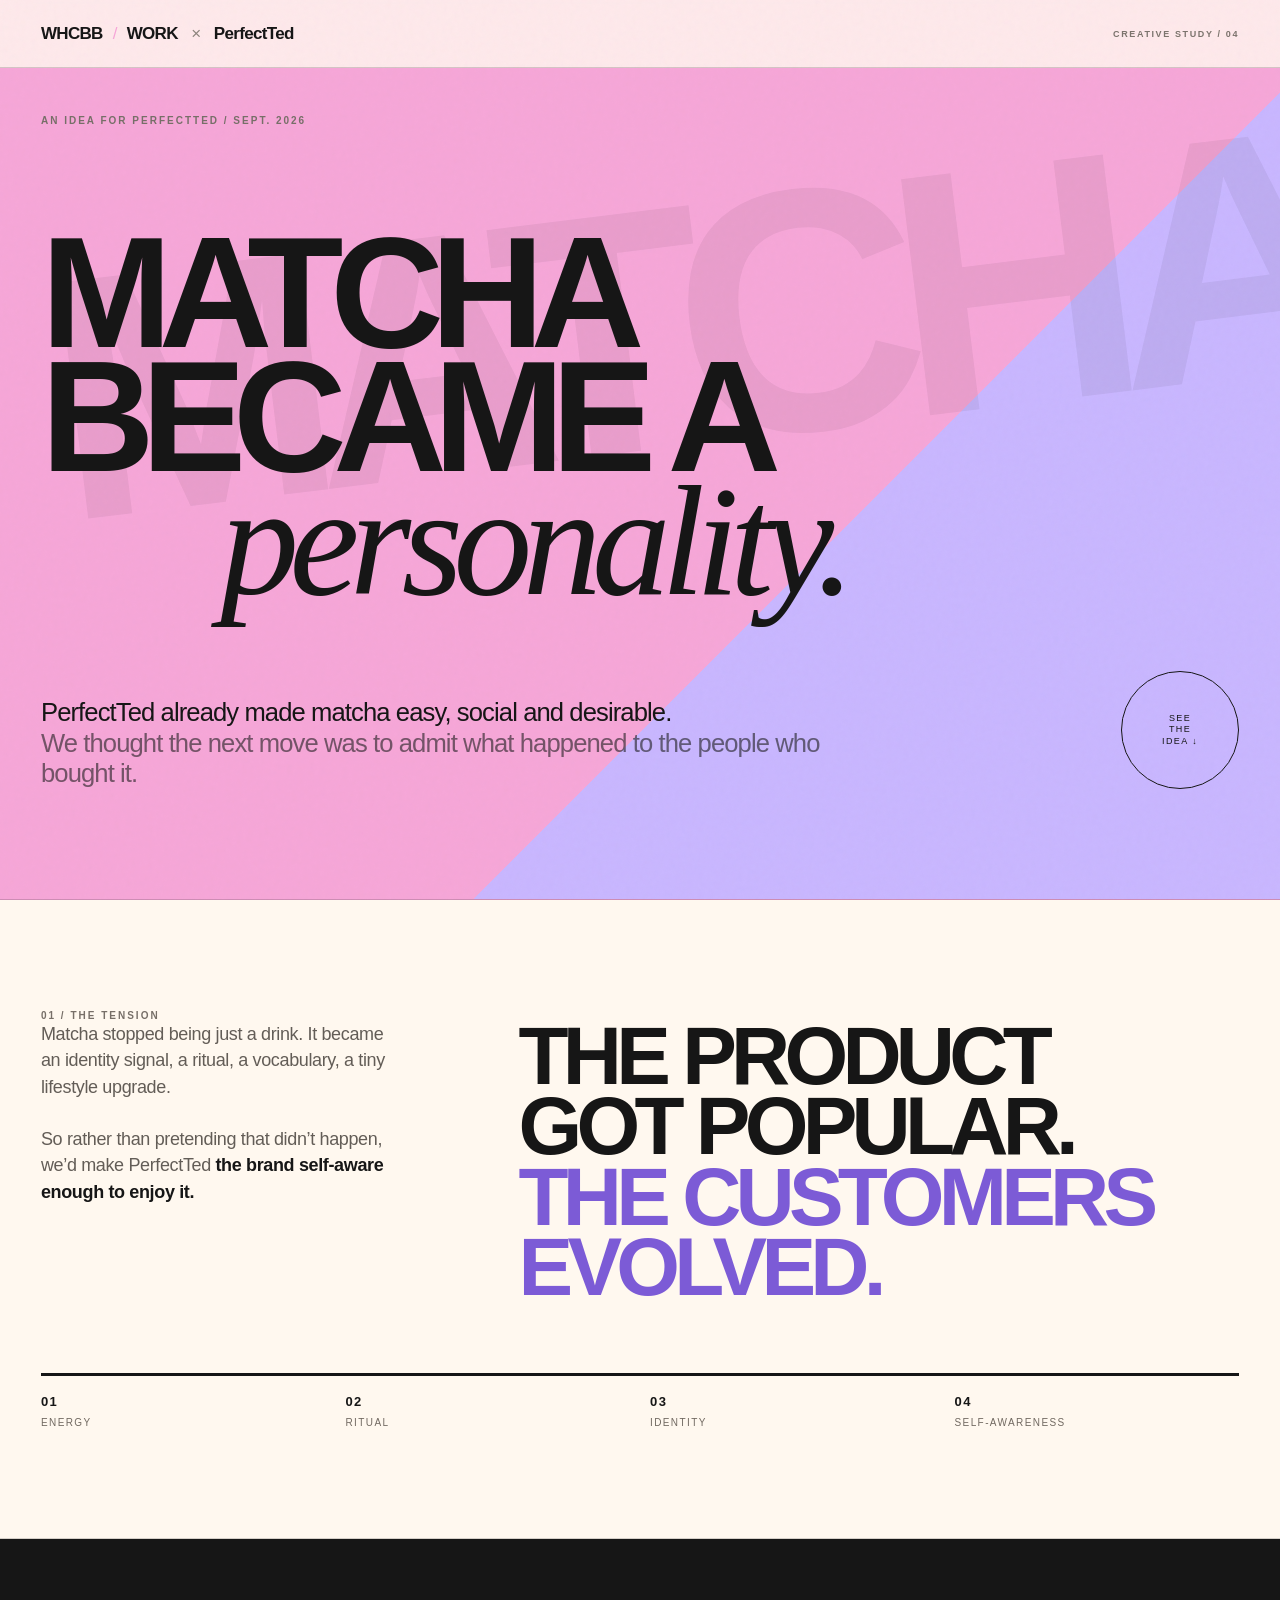
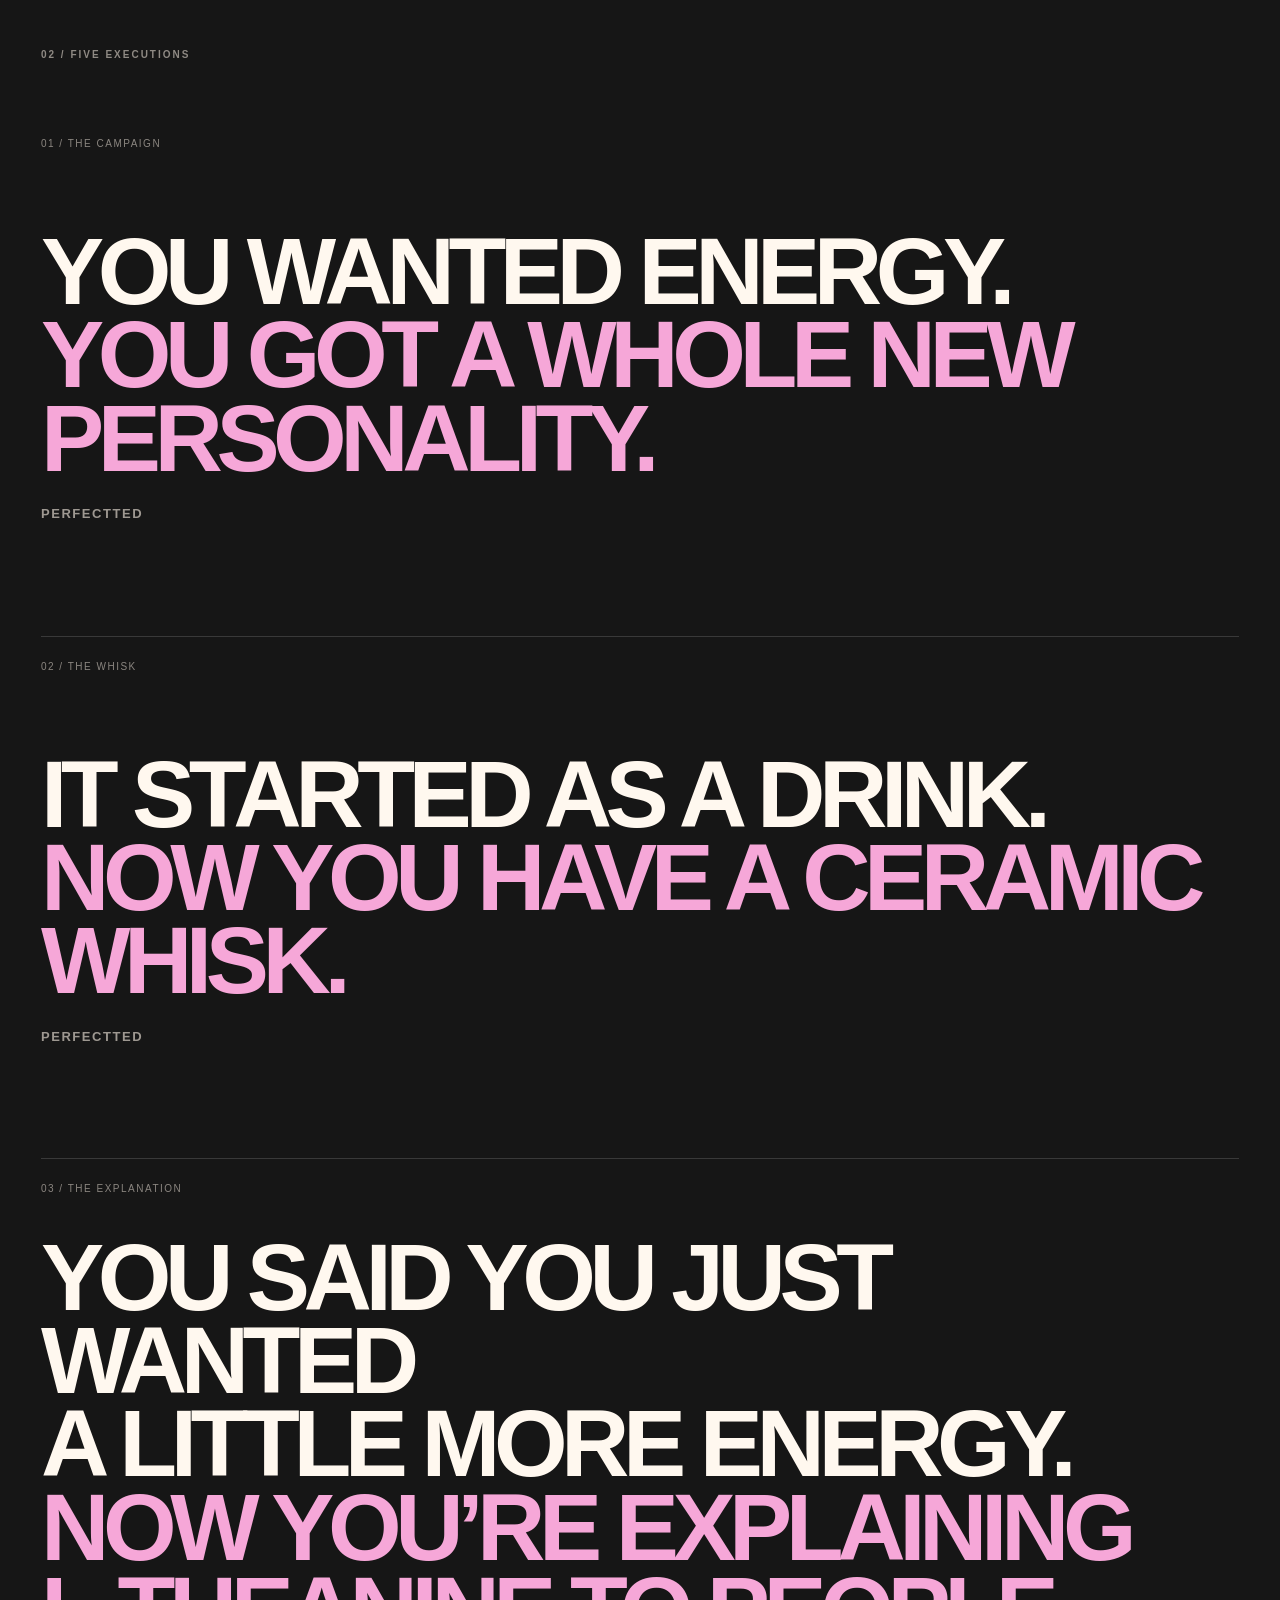
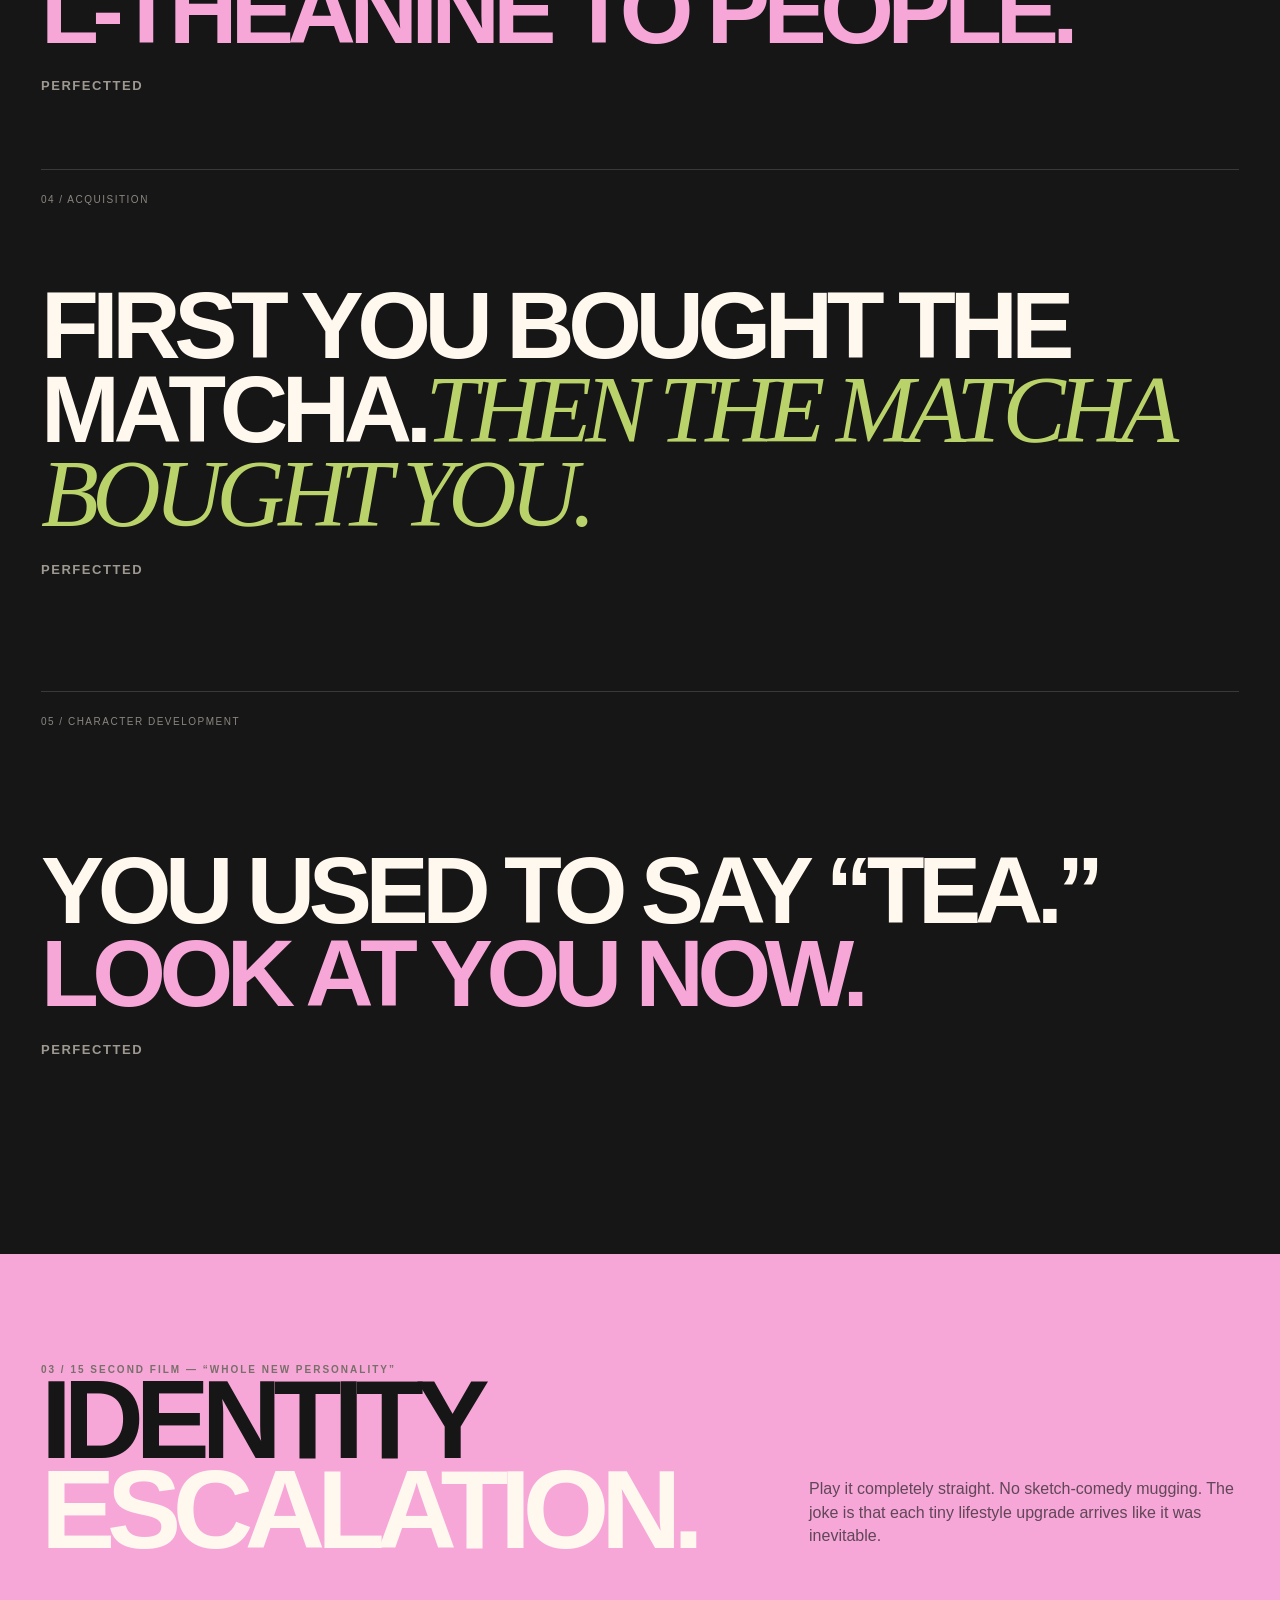
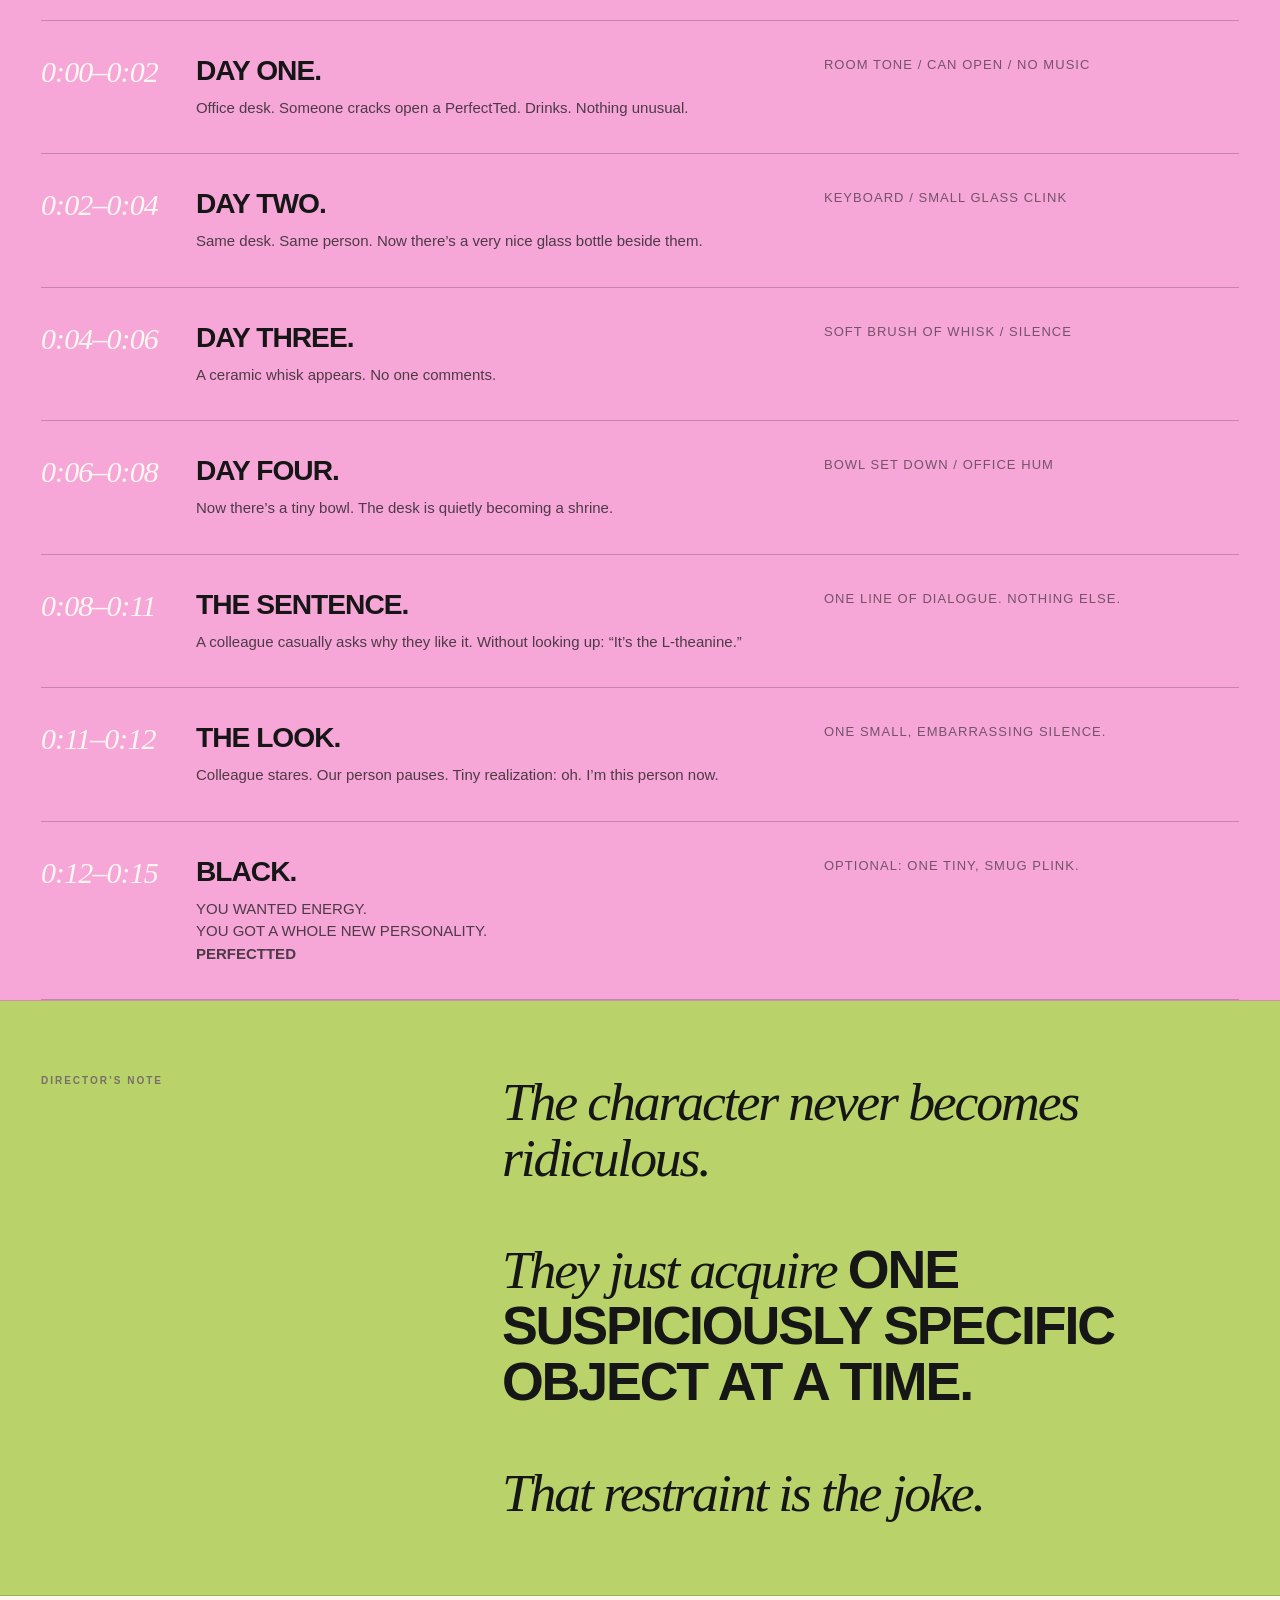
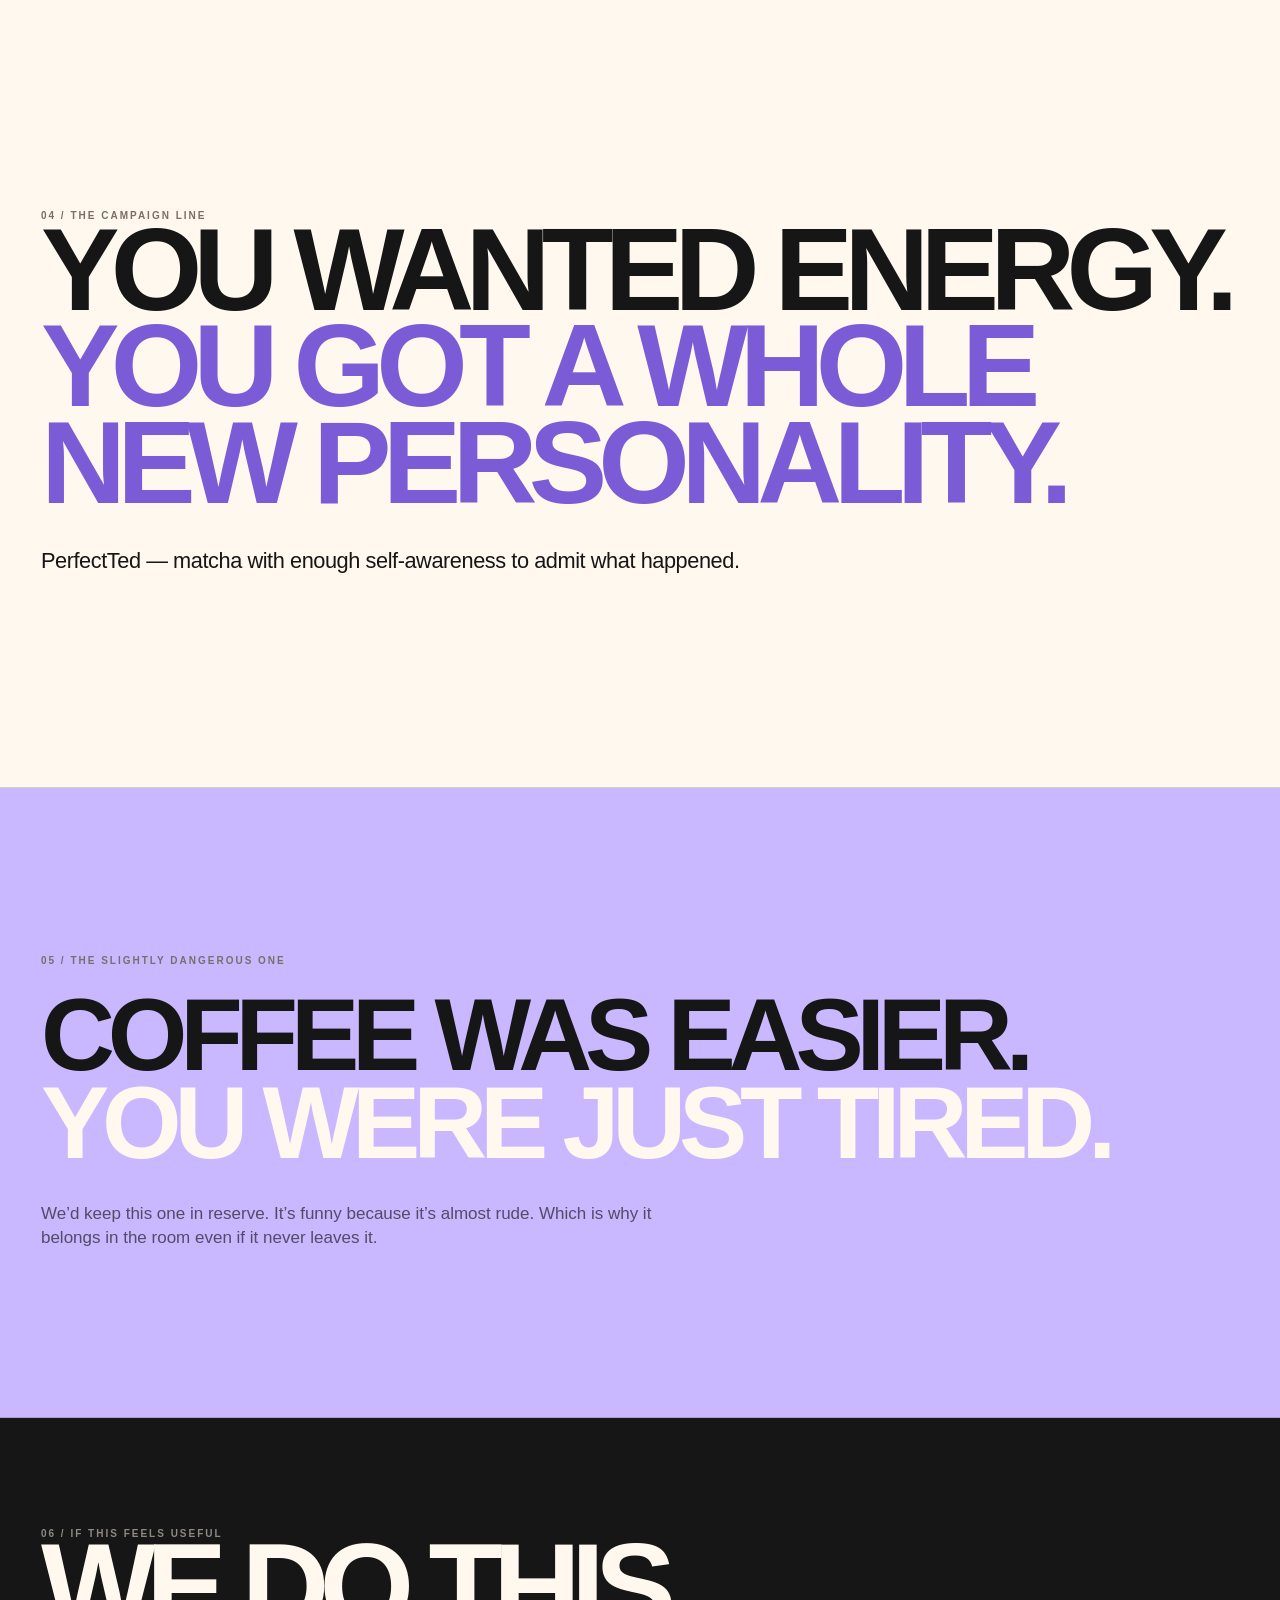
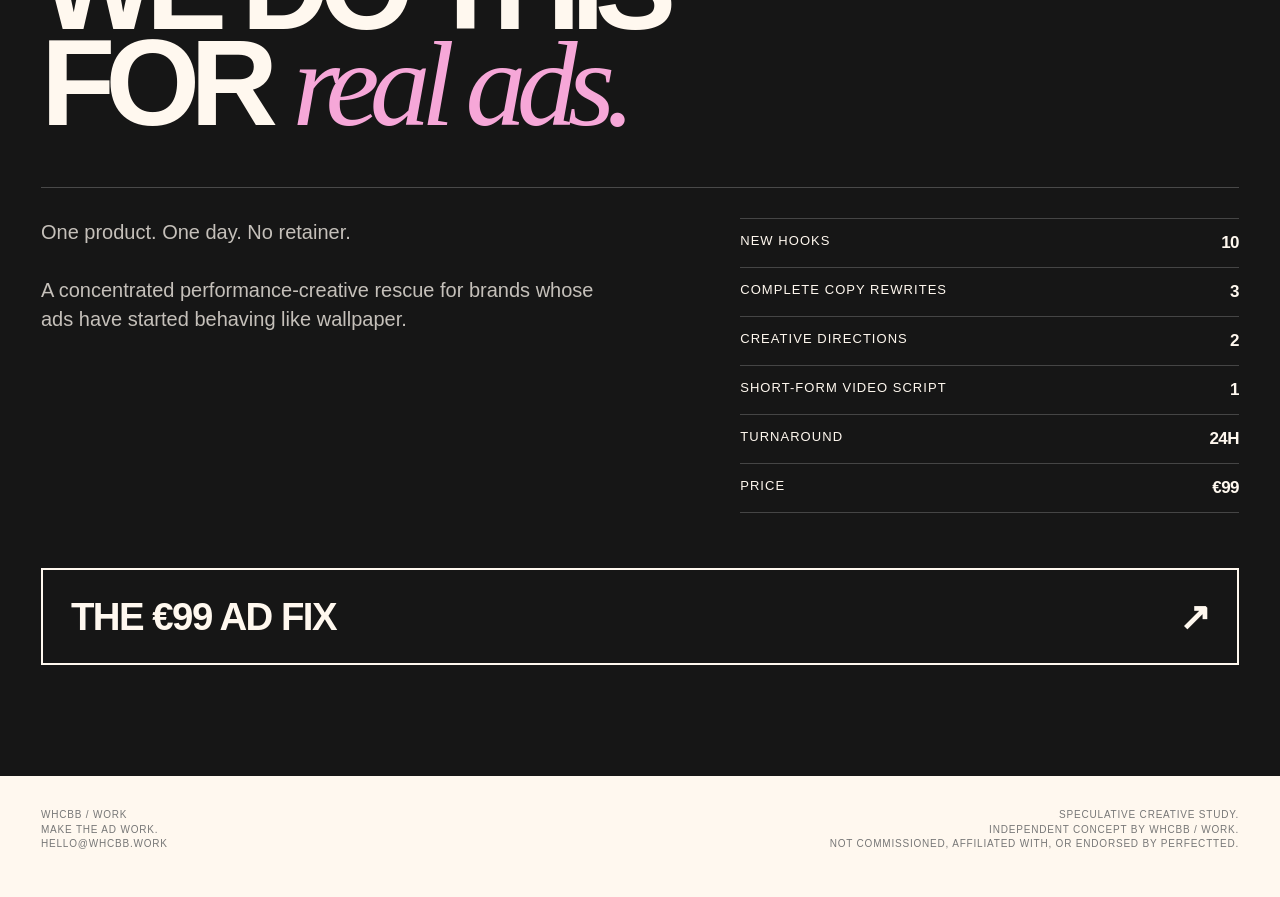
<file: perfectted/index.html>
<!doctype html>
<html lang="en">
<head>
<meta charset="utf-8">
<meta name="viewport" content="width=device-width,initial-scale=1">
<meta name="robots" content="noindex,nofollow,noarchive">
<meta name="theme-color" content="#f6a7d8">
<meta name="description" content="WHCBB / WORK × PerfectTed — speculative creative study.">
<title>WHCBB / WORK × PerfectTed — MATCHA BECAME A PERSONALITY</title>
<style>
:root{--pink:#f6a7d8;--cream:#fff8ef;--ink:#161616;--matcha:#b9d36a;--lilac:#c9b7ff;--line:rgba(22,22,22,.18);--pad:clamp(20px,3.2vw,54px)}
*{box-sizing:border-box}html{scroll-behavior:smooth}body{margin:0;background:var(--cream);color:var(--ink);font-family:Arial,Helvetica,sans-serif;-webkit-font-smoothing:antialiased;overflow-x:hidden}a{color:inherit;text-decoration:none}::selection{background:var(--ink);color:var(--pink)}
.grain{position:fixed;inset:0;pointer-events:none;z-index:1000;opacity:.05;mix-blend-mode:multiply;background-image:url("data:image/svg+xml,%3Csvg viewBox='0 0 180 180' xmlns='http://www.w3.org/2000/svg'%3E%3Cfilter id='n'%3E%3CfeTurbulence type='fractalNoise' baseFrequency='.9' numOctaves='3' stitchTiles='stitchTiles'/%3E%3C/filter%3E%3Crect width='100%25' height='100%25' filter='url(%23n)' opacity='.7'/%3E%3C/svg%3E")}.progress{position:fixed;top:0;left:0;height:3px;width:100%;z-index:1002}.progress span{display:block;height:100%;width:0;background:var(--ink)}
.topbar{position:fixed;z-index:100;top:0;left:0;right:0;height:68px;padding:0 var(--pad);display:flex;align-items:center;justify-content:space-between;background:rgba(255,248,239,.82);backdrop-filter:blur(14px);border-bottom:1px solid var(--line)}.brand{font-weight:900;letter-spacing:-.04em;font-size:17px}.brand i{font-style:normal;color:var(--pink);font-weight:400;margin:0 .35em}.brand em{font-style:normal;color:#8c847c;font-weight:400;margin:0 .55em}.status{font-size:9px;letter-spacing:.18em;text-transform:uppercase;color:#7c746d;font-weight:800}
section{position:relative;border-bottom:1px solid var(--line);padding:110px var(--pad)}.kicker,.section-label{font-size:10px;letter-spacing:.2em;text-transform:uppercase;font-weight:800;color:#776f68}
.hero{min-height:100svh;padding-top:115px;display:flex;flex-direction:column;justify-content:space-between;background:linear-gradient(135deg,var(--pink) 0 63%,var(--lilac) 63% 100%);overflow:hidden}.hero:before{content:"MATCHA";position:absolute;right:-4vw;top:14%;font-weight:900;font-size:clamp(140px,27vw,430px);letter-spacing:-.09em;color:rgba(22,22,22,.06);transform:rotate(-7deg);white-space:nowrap}.hero h1{margin:4vh 0 0;font-size:clamp(66px,12.3vw,196px);line-height:.79;letter-spacing:-.085em;text-transform:uppercase;font-weight:900;position:relative;z-index:2;max-width:1500px}.hero h1 span{display:block}.hero h1 .serif{font-family:Georgia,"Times New Roman",serif;font-style:italic;font-weight:400;text-transform:none;padding-left:14vw;letter-spacing:-.06em}.hero-bottom{position:relative;z-index:2;display:grid;grid-template-columns:1fr auto;gap:40px;align-items:end}.hero-copy{font-size:clamp(20px,2vw,32px);line-height:1.2;letter-spacing:-.035em;max-width:820px;margin:0}.hero-copy span{color:rgba(22,22,22,.58)}.scroll{width:118px;height:118px;border:1px solid var(--ink);border-radius:50%;display:flex;align-items:center;justify-content:center;text-align:center;font-size:9px;line-height:1.25;letter-spacing:.16em;text-transform:uppercase;transition:.25s}.scroll:hover{background:var(--ink);color:var(--cream);transform:rotate(5deg)}
.insight{background:var(--cream)}.insight-grid{display:grid;grid-template-columns:minmax(270px,.7fr) minmax(0,1.3fr);gap:clamp(45px,7vw,120px);align-items:start}.insight p{margin:0;max-width:36ch;font-size:clamp(18px,1.35vw,24px);line-height:1.46;color:#635d57;letter-spacing:-.02em}.insight p strong{color:var(--ink)}.insight h2{margin:0;font-size:clamp(52px,6.4vw,116px);line-height:.86;letter-spacing:-.07em;text-transform:uppercase}.insight h2 span{display:block;color:#7c5bd6}.route{margin-top:70px;border-top:3px solid var(--ink);padding-top:18px;display:grid;grid-template-columns:repeat(4,1fr);gap:20px}.route div{font-size:10px;letter-spacing:.14em;text-transform:uppercase;color:#716961}.route strong{display:block;color:var(--ink);font-size:13px;margin-bottom:8px}
.hooks{background:var(--ink);color:var(--cream);padding-bottom:40px}.hooks .section-label{margin-bottom:54px;color:#8f8a84}.hook{min-height:58vh;display:flex;align-items:center;border-top:1px solid rgba(255,255,255,.15);padding:6vw 0;position:relative}.hook:first-of-type{border-top:0}.hook-num{position:absolute;top:24px;left:0;color:#8b8680;font-size:10px;letter-spacing:.15em;text-transform:uppercase}.hook h3{margin:0;font-size:clamp(48px,7.4vw,122px);line-height:.88;letter-spacing:-.068em;text-transform:uppercase;max-width:1320px}.hook .payoff{display:block;color:var(--pink)}.hook .tiny{display:block;margin-top:28px;color:#9e9891;font-size:13px;letter-spacing:.12em;text-transform:uppercase}.hook .soft{font-family:Georgia,serif;font-style:italic;text-transform:none;font-weight:400;color:var(--matcha)}
.film{background:var(--pink);padding-bottom:0}.film-head{display:flex;justify-content:space-between;gap:35px;align-items:flex-end;margin-bottom:65px}.film-head h2{margin:0;font-size:clamp(58px,8.7vw,142px);line-height:.81;letter-spacing:-.075em;text-transform:uppercase}.film-head h2 span{color:var(--cream)}.film-head p{margin:0 0 8px;max-width:430px;color:rgba(22,22,22,.67);font-size:16px;line-height:1.45}.storyboard{border-top:1px solid rgba(22,22,22,.22)}.shot{display:grid;grid-template-columns:120px 1fr .7fr;gap:35px;padding:34px 0;border-bottom:1px solid rgba(22,22,22,.22);align-items:start}.tc{font-family:Georgia,serif;font-style:italic;color:var(--cream);font-size:30px;letter-spacing:-.03em}.shot h3{margin:0 0 10px;font-size:clamp(22px,2.2vw,34px);letter-spacing:-.035em}.shot p{margin:0;color:rgba(22,22,22,.75);font-size:15px;line-height:1.5}.shot .sound{font-size:13px;color:rgba(22,22,22,.58);text-transform:uppercase;letter-spacing:.08em;line-height:1.55}
.director{background:var(--matcha);padding:74px var(--pad);display:grid;grid-template-columns:.7fr 1.3fr;gap:5vw;align-items:start}.director blockquote{margin:0;font-family:Georgia,serif;font-style:italic;font-size:clamp(34px,4.2vw,70px);line-height:1.03;letter-spacing:-.04em}.director blockquote strong{font-family:Arial,Helvetica,sans-serif;font-style:normal;text-transform:uppercase}
.endcard{min-height:88svh;background:var(--cream);display:flex;flex-direction:column;justify-content:center}.endcard h2{font-size:clamp(58px,9.2vw,152px);line-height:.82;letter-spacing:-.075em;margin:0;text-transform:uppercase;max-width:1380px}.endcard h2 .payoff{color:#7c5bd6}.endcard .product-line{margin-top:38px;font-size:clamp(18px,1.7vw,28px);letter-spacing:-.02em}
.reserve{min-height:70vh;background:var(--lilac);display:flex;flex-direction:column;justify-content:center}.reserve h2{margin:25px 0 0;font-size:clamp(52px,8vw,132px);line-height:.86;letter-spacing:-.07em;text-transform:uppercase;max-width:1280px}.reserve h2 span{color:var(--cream)}.reserve p{margin:35px 0 0;max-width:650px;color:rgba(22,22,22,.66);font-size:17px;line-height:1.45}
.cta{background:var(--ink);color:var(--cream);min-height:90svh;display:flex;flex-direction:column;justify-content:center}.cta .section-label{color:#8e8983}.cta h2{font-size:clamp(62px,9.5vw,156px);line-height:.79;letter-spacing:-.08em;text-transform:uppercase;margin:0;max-width:1450px}.cta h2 .italic{font-family:Georgia,serif;font-style:italic;font-weight:400;text-transform:none;color:var(--pink)}.offer{margin-top:55px;display:grid;grid-template-columns:1.1fr .9fr;gap:7vw;border-top:1px solid rgba(255,255,255,.22);padding-top:30px}.offer p{font-size:20px;line-height:1.45;margin:0;max-width:560px;color:#c5c0ba}.deliverables{list-style:none;padding:0;margin:0;border-top:1px solid rgba(255,255,255,.2)}.deliverables li{display:flex;justify-content:space-between;gap:20px;border-bottom:1px solid rgba(255,255,255,.2);padding:14px 0;font-size:13px;text-transform:uppercase;letter-spacing:.08em}.deliverables strong{font-size:17px;letter-spacing:-.03em}.cta-button{margin-top:55px;border:2px solid var(--cream);display:flex;align-items:center;justify-content:space-between;padding:24px 28px;font-size:clamp(23px,3vw,46px);font-weight:900;letter-spacing:-.04em;transition:.2s}.cta-button:hover{background:var(--pink);color:var(--ink);border-color:var(--pink);transform:translateY(-3px)}
footer{padding:32px var(--pad) 45px;display:grid;grid-template-columns:1fr 1fr;gap:35px;color:#777;font-size:10px;line-height:1.45;text-transform:uppercase;letter-spacing:.08em;background:var(--cream)}footer .right{text-align:right}.reveal{opacity:0;transform:translateY(24px);transition:opacity .75s cubic-bezier(.2,.7,.2,1),transform .75s cubic-bezier(.2,.7,.2,1)}.reveal.visible{opacity:1;transform:none}
@media(max-width:800px){.topbar{height:62px}.status{display:none}.brand{font-size:15px}section{padding:78px var(--pad)}.hero{padding-top:100px}.hero h1{font-size:clamp(58px,18.5vw,110px)}.hero h1 .serif{padding-left:5vw}.hero-bottom{grid-template-columns:1fr}.scroll{width:104px;height:104px}.insight-grid{grid-template-columns:1fr;gap:45px}.insight h2{font-size:clamp(44px,11vw,70px);letter-spacing:-.075em}.route{grid-template-columns:1fr 1fr}.hook{min-height:auto;display:block;padding:64px 0 56px}.hook-num{position:static;display:block;margin-bottom:28px}.hook h3{font-size:clamp(42px,12vw,75px)}.film-head{display:block}.film-head p{margin-top:25px}.shot{grid-template-columns:72px 1fr}.shot .sound{grid-column:2}.director{grid-template-columns:1fr;gap:30px}.offer{grid-template-columns:1fr;gap:45px}.cta h2{font-size:clamp(56px,14vw,100px)}footer{grid-template-columns:1fr}.right{text-align:left!important}}
@media(prefers-reduced-motion:reduce){html{scroll-behavior:auto}.reveal{opacity:1!important;transform:none!important;transition:none!important}}
</style>
</head>
<body>
<div class="grain" aria-hidden="true"></div><div class="progress" aria-hidden="true"><span></span></div>
<header class="topbar"><div class="brand">WHCBB <i>/</i> WORK <em>×</em> PerfectTed</div><div class="status">CREATIVE STUDY / 04</div></header>
<main>
<section class="hero" id="top"><div class="kicker reveal">AN IDEA FOR PERFECTTED / SEPT. 2026</div><h1><span class="reveal">MATCHA</span><span class="reveal">BECAME A</span><span class="serif reveal">personality.</span></h1><div class="hero-bottom"><p class="hero-copy reveal">PerfectTed already made matcha easy, social and desirable.<br><span>We thought the next move was to admit what happened to the people who bought it.</span></p><a class="scroll reveal" href="#insight">SEE<br>THE<br>IDEA ↓</a></div></section>
<section class="insight" id="insight"><div class="section-label reveal">01 / THE TENSION</div><div class="insight-grid"><p class="reveal">Matcha stopped being just a drink. It became an identity signal, a ritual, a vocabulary, a tiny lifestyle upgrade.<br><br>So rather than pretending that didn’t happen, we’d make PerfectTed <strong>the brand self-aware enough to enjoy it.</strong></p><h2 class="reveal">THE PRODUCT<br>GOT POPULAR.<br><span>THE CUSTOMERS EVOLVED.</span></h2></div><div class="route reveal"><div><strong>01</strong>ENERGY</div><div><strong>02</strong>RITUAL</div><div><strong>03</strong>IDENTITY</div><div><strong>04</strong>SELF-AWARENESS</div></div></section>
<section class="hooks"><div class="section-label reveal">02 / FIVE EXECUTIONS</div>
<article class="hook reveal"><div class="hook-num">01 / THE CAMPAIGN</div><h3>YOU WANTED ENERGY.<span class="payoff">YOU GOT A WHOLE NEW PERSONALITY.</span><span class="tiny">PERFECTTED</span></h3></article>
<article class="hook reveal"><div class="hook-num">02 / THE WHISK</div><h3>IT STARTED AS A DRINK.<span class="payoff">NOW YOU HAVE A CERAMIC WHISK.</span><span class="tiny">PERFECTTED</span></h3></article>
<article class="hook reveal"><div class="hook-num">03 / THE EXPLANATION</div><h3>YOU SAID YOU JUST WANTED<br>A LITTLE MORE ENERGY.<span class="payoff">NOW YOU’RE EXPLAINING<br>L-THEANINE TO PEOPLE.</span><span class="tiny">PERFECTTED</span></h3></article>
<article class="hook reveal"><div class="hook-num">04 / ACQUISITION</div><h3>FIRST YOU BOUGHT THE MATCHA.<span class="soft">THEN THE MATCHA BOUGHT YOU.</span><span class="tiny">PERFECTTED</span></h3></article>
<article class="hook reveal"><div class="hook-num">05 / CHARACTER DEVELOPMENT</div><h3>YOU USED TO SAY “TEA.”<span class="payoff">LOOK AT YOU NOW.</span><span class="tiny">PERFECTTED</span></h3></article>
</section>
<section class="film"><div class="section-label reveal">03 / 15 SECOND FILM — “WHOLE NEW PERSONALITY”</div><div class="film-head"><h2 class="reveal">IDENTITY<br><span>ESCALATION.</span></h2><p class="reveal">Play it completely straight. No sketch-comedy mugging. The joke is that each tiny lifestyle upgrade arrives like it was inevitable.</p></div><div class="storyboard">
<div class="shot reveal"><div class="tc">0:00–0:02</div><div><h3>DAY ONE.</h3><p>Office desk. Someone cracks open a PerfectTed. Drinks. Nothing unusual.</p></div><div class="sound">ROOM TONE / CAN OPEN / NO MUSIC</div></div>
<div class="shot reveal"><div class="tc">0:02–0:04</div><div><h3>DAY TWO.</h3><p>Same desk. Same person. Now there’s a very nice glass bottle beside them.</p></div><div class="sound">KEYBOARD / SMALL GLASS CLINK</div></div>
<div class="shot reveal"><div class="tc">0:04–0:06</div><div><h3>DAY THREE.</h3><p>A ceramic whisk appears. No one comments.</p></div><div class="sound">SOFT BRUSH OF WHISK / SILENCE</div></div>
<div class="shot reveal"><div class="tc">0:06–0:08</div><div><h3>DAY FOUR.</h3><p>Now there’s a tiny bowl. The desk is quietly becoming a shrine.</p></div><div class="sound">BOWL SET DOWN / OFFICE HUM</div></div>
<div class="shot reveal"><div class="tc">0:08–0:11</div><div><h3>THE SENTENCE.</h3><p>A colleague casually asks why they like it. Without looking up: “It’s the L-theanine.”</p></div><div class="sound">ONE LINE OF DIALOGUE. NOTHING ELSE.</div></div>
<div class="shot reveal"><div class="tc">0:11–0:12</div><div><h3>THE LOOK.</h3><p>Colleague stares. Our person pauses. Tiny realization: oh. I’m this person now.</p></div><div class="sound">ONE SMALL, EMBARRASSING SILENCE.</div></div>
<div class="shot reveal"><div class="tc">0:12–0:15</div><div><h3>BLACK.</h3><p>YOU WANTED ENERGY.<br>YOU GOT A WHOLE NEW PERSONALITY.<br><strong>PERFECTTED</strong></p></div><div class="sound">OPTIONAL: ONE TINY, SMUG PLINK.</div></div>
</div></section>
<section class="director"><div class="section-label reveal">DIRECTOR’S NOTE</div><blockquote class="reveal">The character never becomes ridiculous.<br><br>They just acquire <strong>one suspiciously specific object at a time.</strong><br><br>That restraint is the joke.</blockquote></section>
<section class="endcard"><div class="section-label reveal">04 / THE CAMPAIGN LINE</div><h2 class="reveal">YOU WANTED ENERGY.<br><span class="payoff">YOU GOT A WHOLE NEW PERSONALITY.</span></h2><div class="product-line reveal">PerfectTed — matcha with enough self-awareness to admit what happened.</div></section>
<section class="reserve"><div class="section-label reveal">05 / THE SLIGHTLY DANGEROUS ONE</div><h2 class="reveal">COFFEE WAS EASIER.<br><span>YOU WERE JUST TIRED.</span></h2><p class="reveal">We’d keep this one in reserve. It’s funny because it’s almost rude. Which is why it belongs in the room even if it never leaves it.</p></section>
<section class="cta"><div class="section-label reveal">06 / IF THIS FEELS USEFUL</div><h2 class="reveal">WE DO THIS<br>FOR <span class="italic">real ads.</span></h2><div class="offer"><p class="reveal">One product. One day. No retainer.<br><br>A concentrated performance-creative rescue for brands whose ads have started behaving like wallpaper.</p><ul class="deliverables reveal"><li><span>NEW HOOKS</span><strong>10</strong></li><li><span>COMPLETE COPY REWRITES</span><strong>3</strong></li><li><span>CREATIVE DIRECTIONS</span><strong>2</strong></li><li><span>SHORT-FORM VIDEO SCRIPT</span><strong>1</strong></li><li><span>TURNAROUND</span><strong>24H</strong></li><li><span>PRICE</span><strong>€99</strong></li></ul></div><a class="cta-button reveal" href="mailto:hello@whcbb.work?subject=THE%20%E2%82%AC99%20AD%20FIX"><span>THE €99 AD FIX</span><span>↗</span></a></section>
</main>
<footer><div>WHCBB / WORK<br>MAKE THE AD WORK.<br>hello@whcbb.work</div><div class="right">SPECULATIVE CREATIVE STUDY.<br>INDEPENDENT CONCEPT BY WHCBB / WORK.<br>NOT COMMISSIONED, AFFILIATED WITH, OR ENDORSED BY PERFECTTED.</div></footer>
<script>const bar=document.querySelector('.progress span');const onScroll=()=>{const d=document.documentElement,max=d.scrollHeight-d.clientHeight;bar.style.width=(max?((d.scrollTop/max)*100):0)+'%'};document.addEventListener('scroll',onScroll,{passive:true});onScroll();const io=new IntersectionObserver(entries=>entries.forEach(e=>{if(e.isIntersecting)e.target.classList.add('visible')}),{threshold:.12});document.querySelectorAll('.reveal').forEach(el=>io.observe(el));</script>
</body></html>
</file>
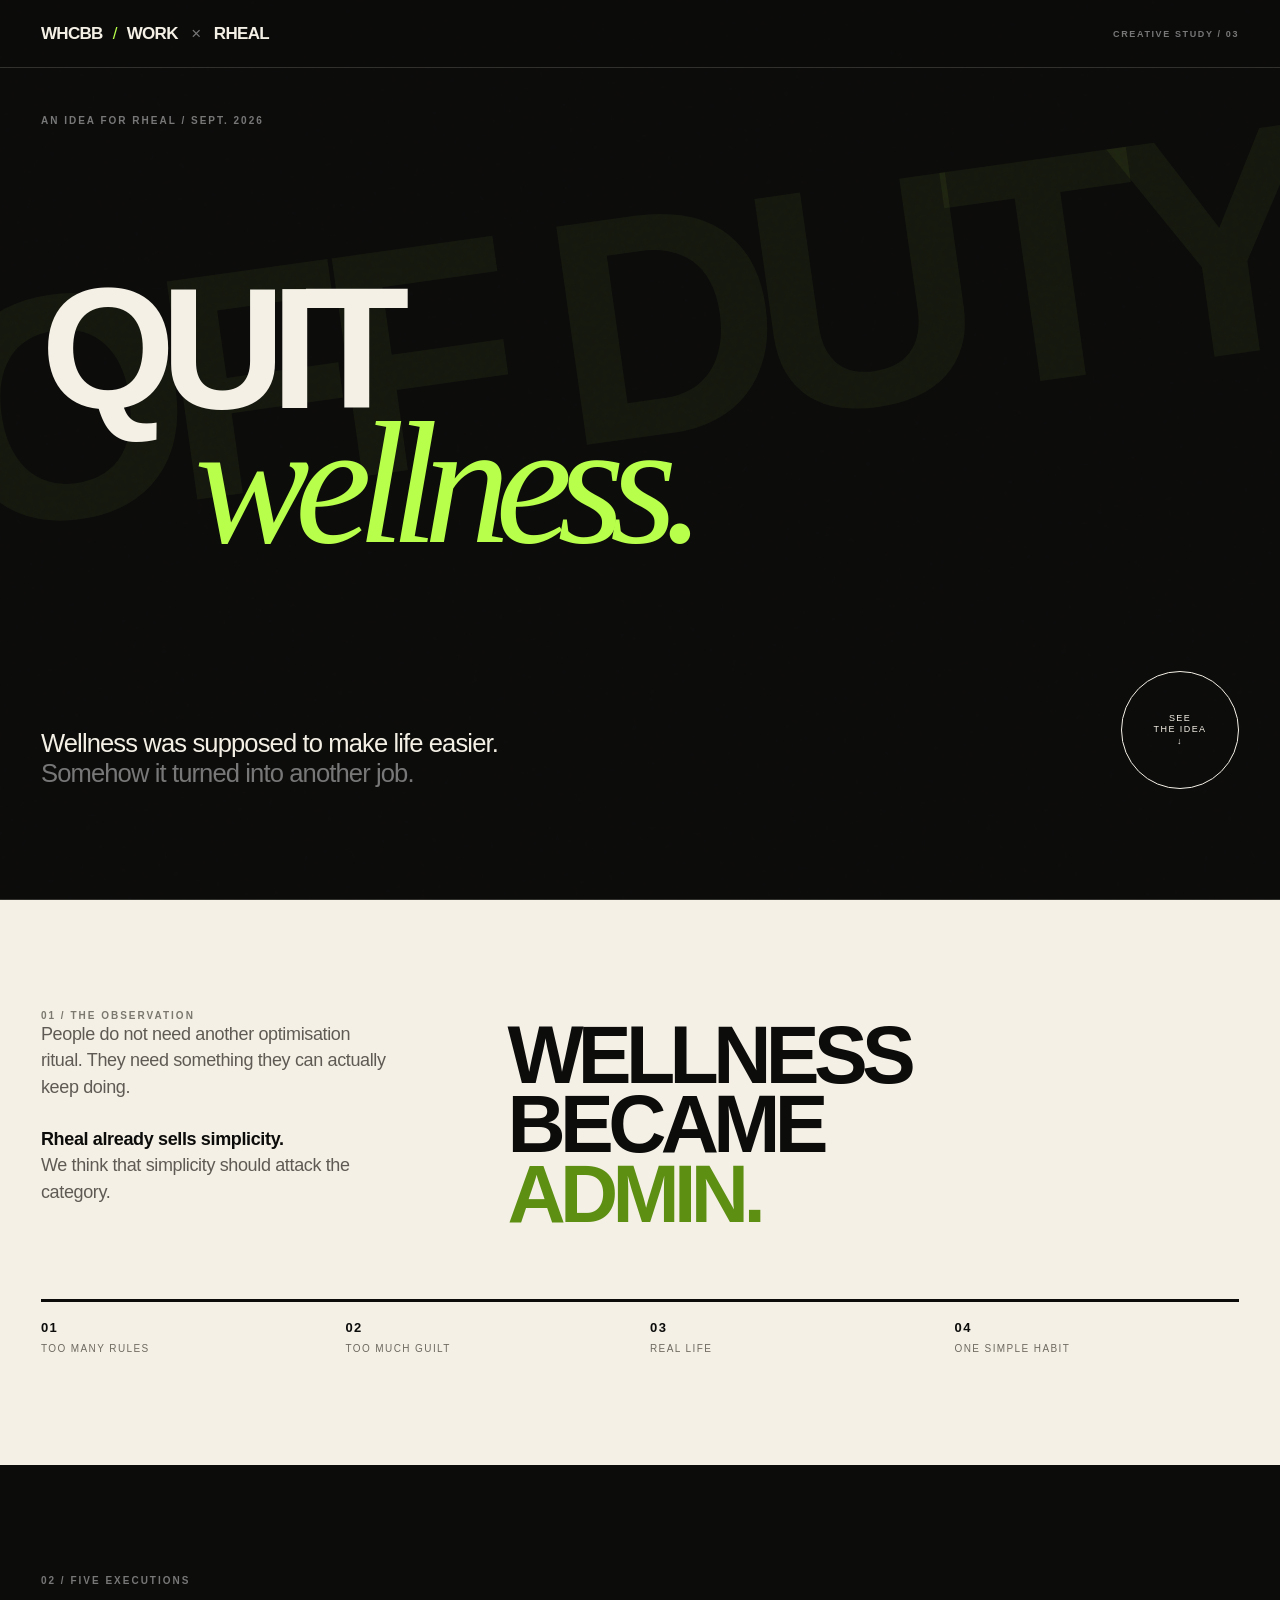
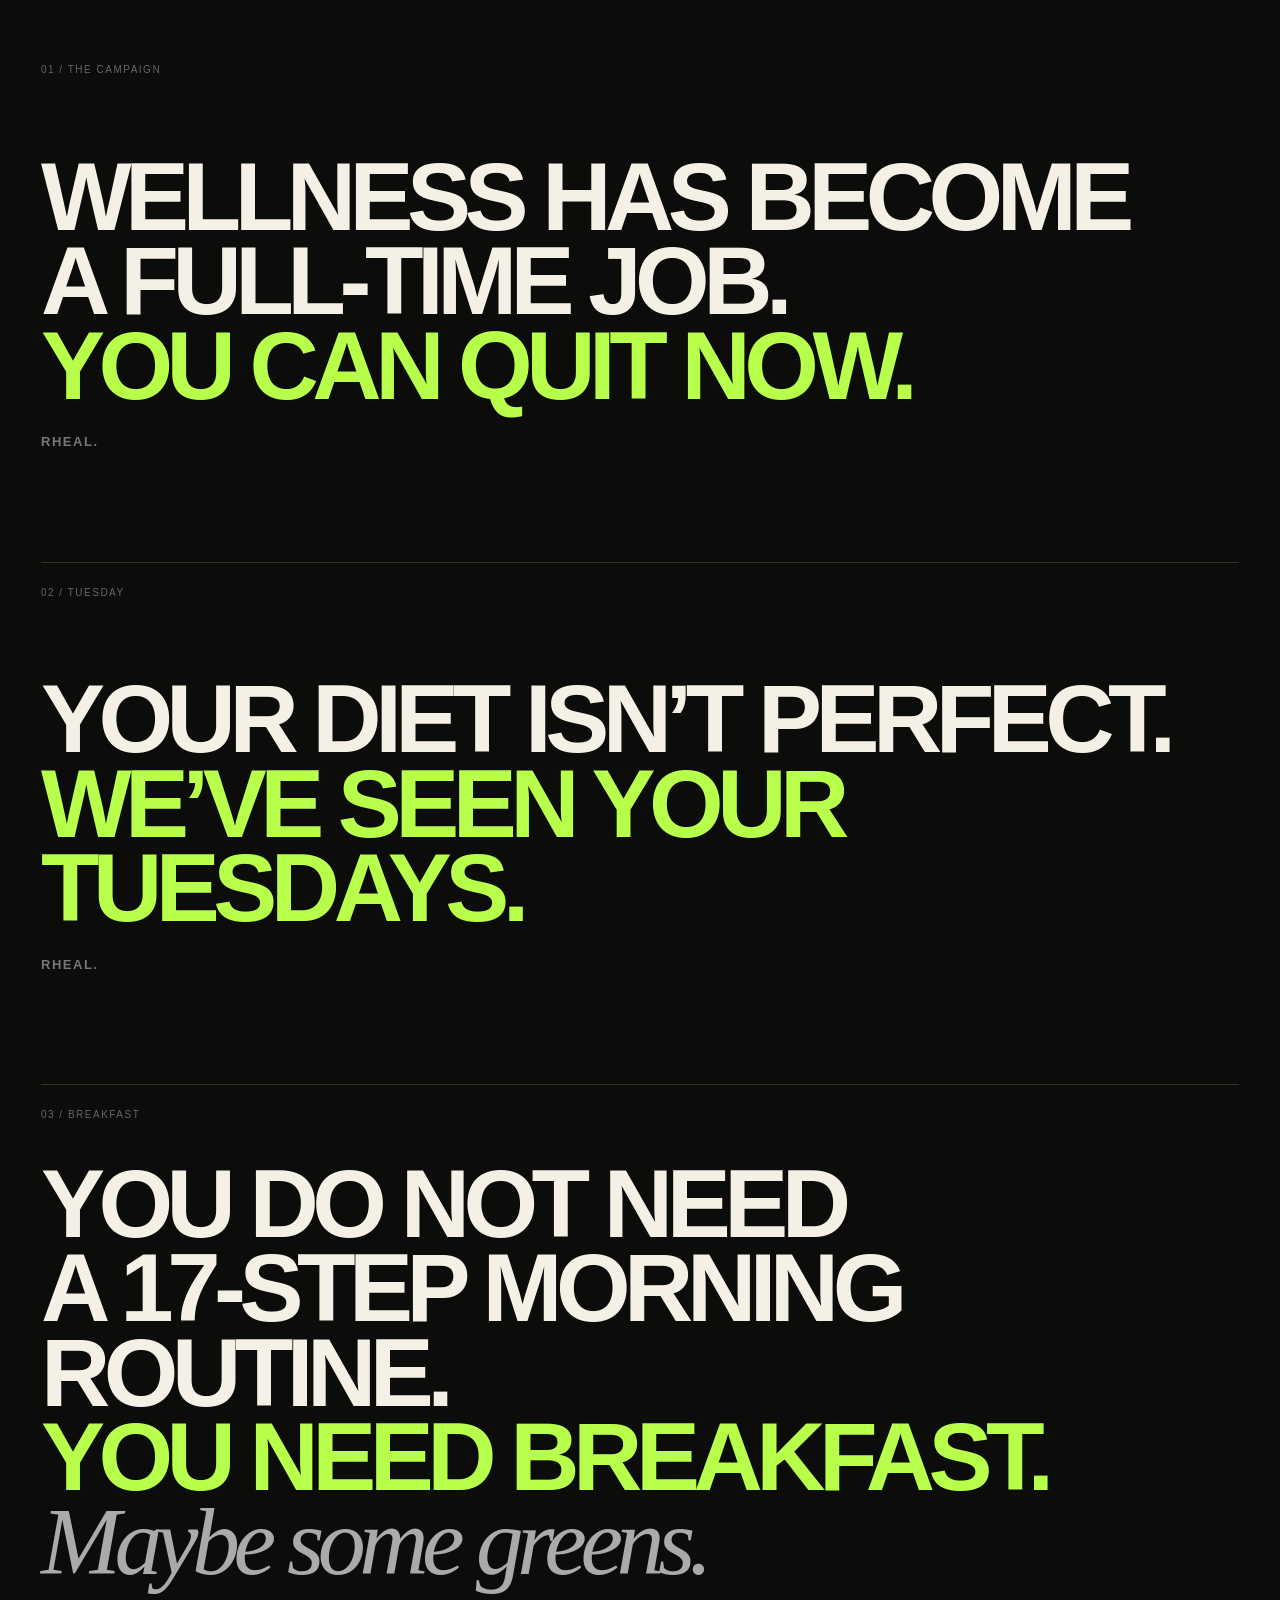
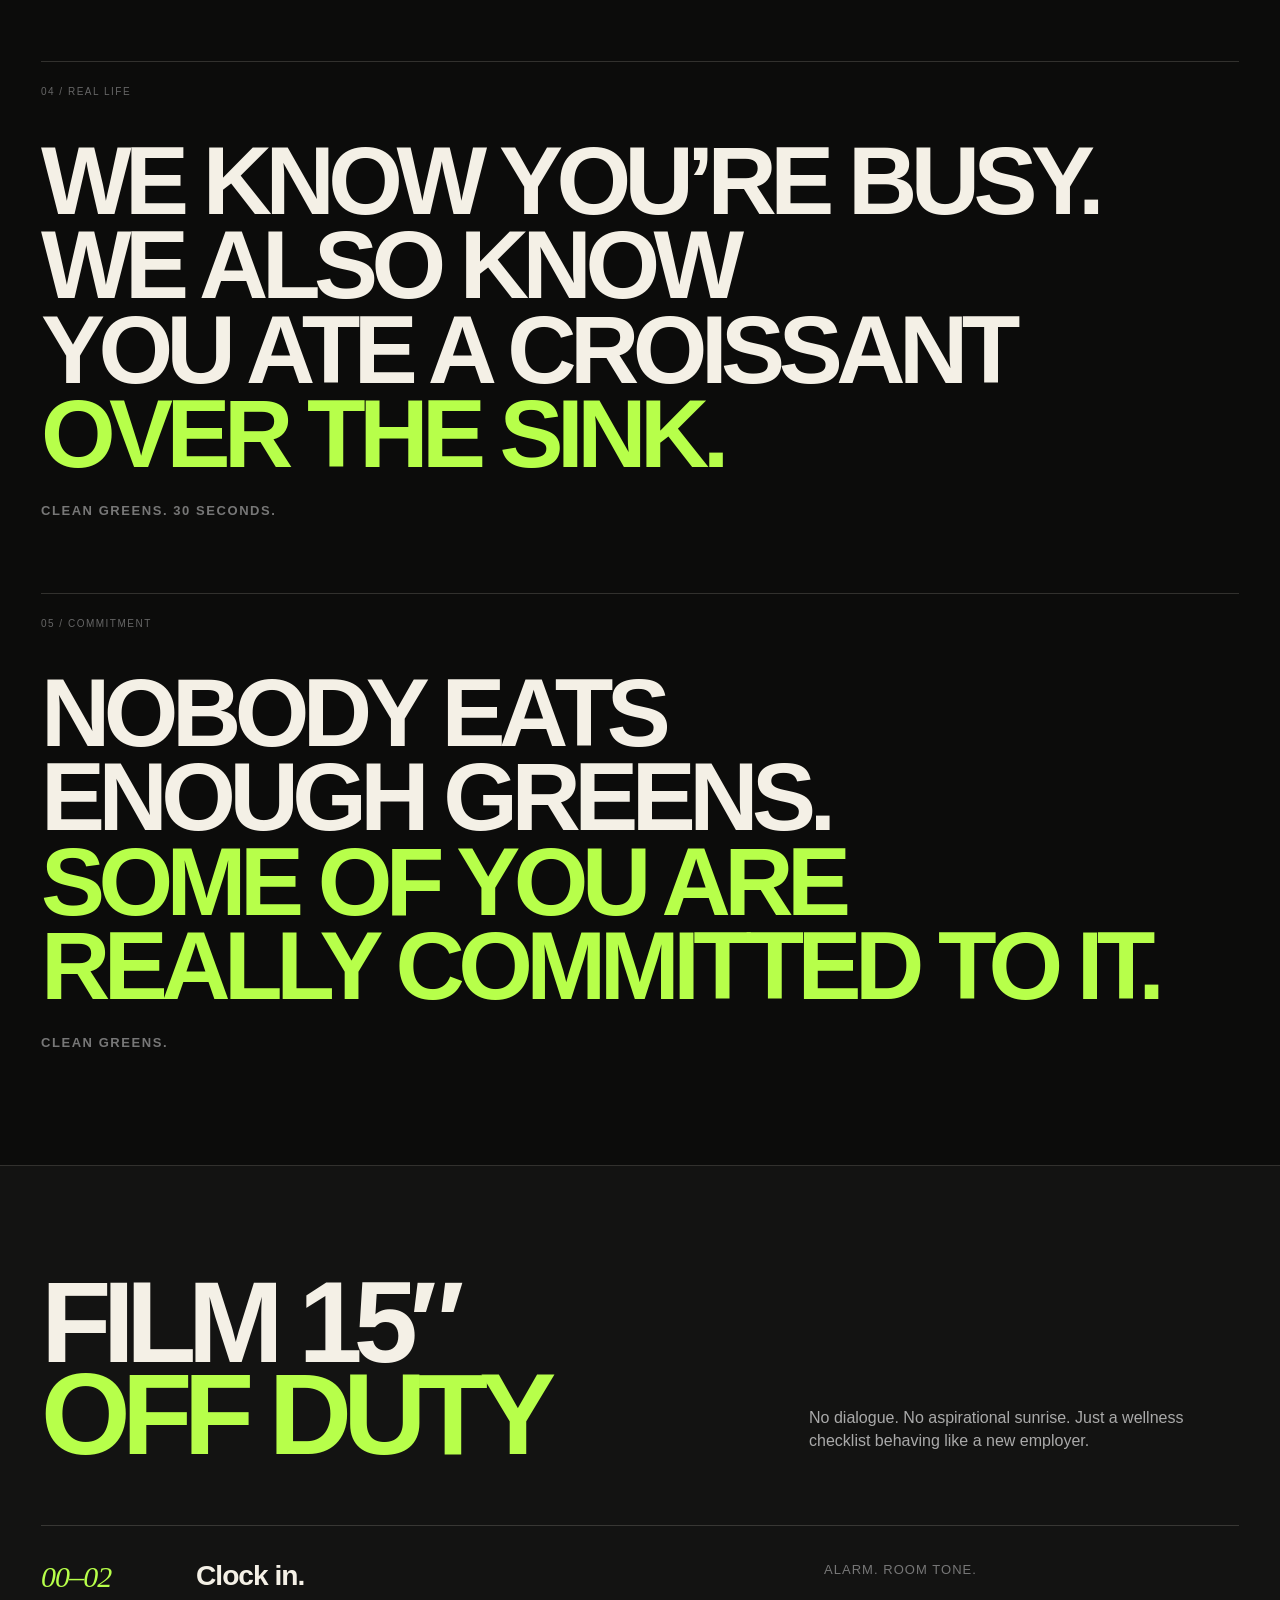
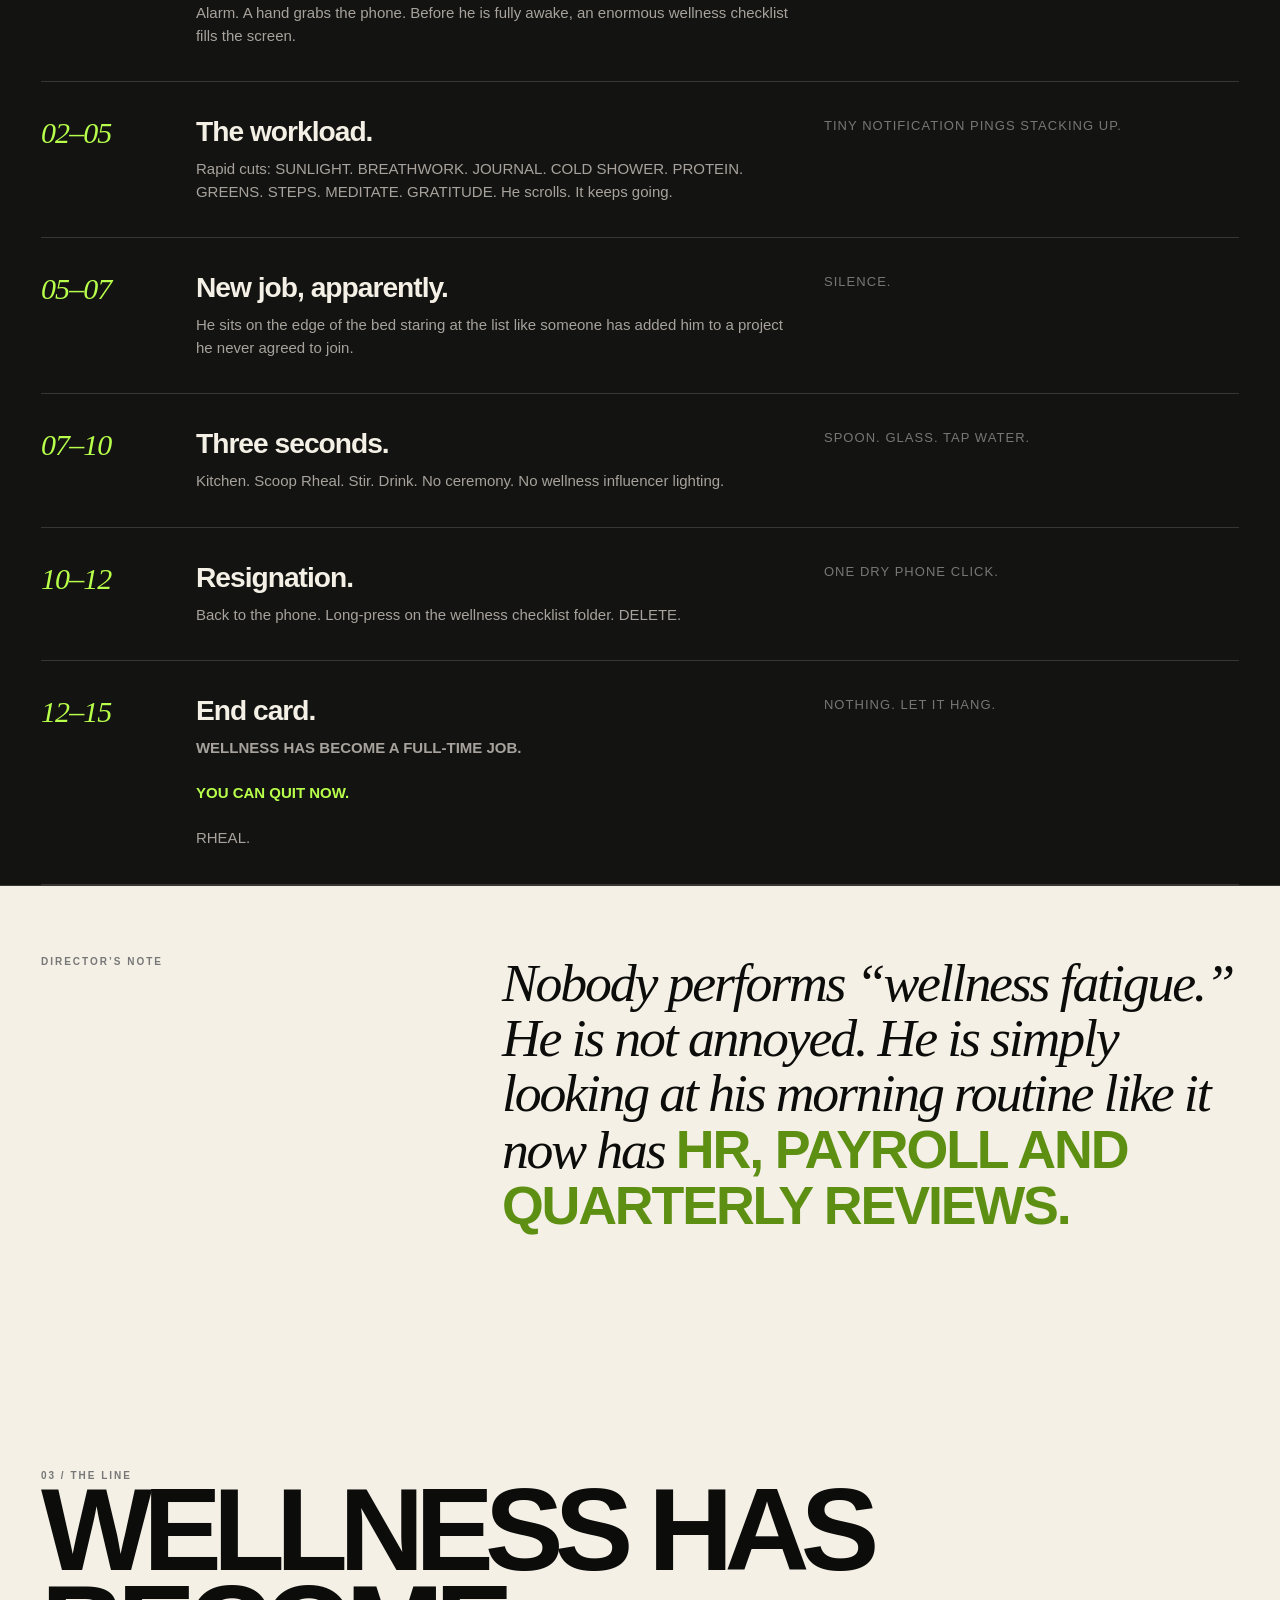
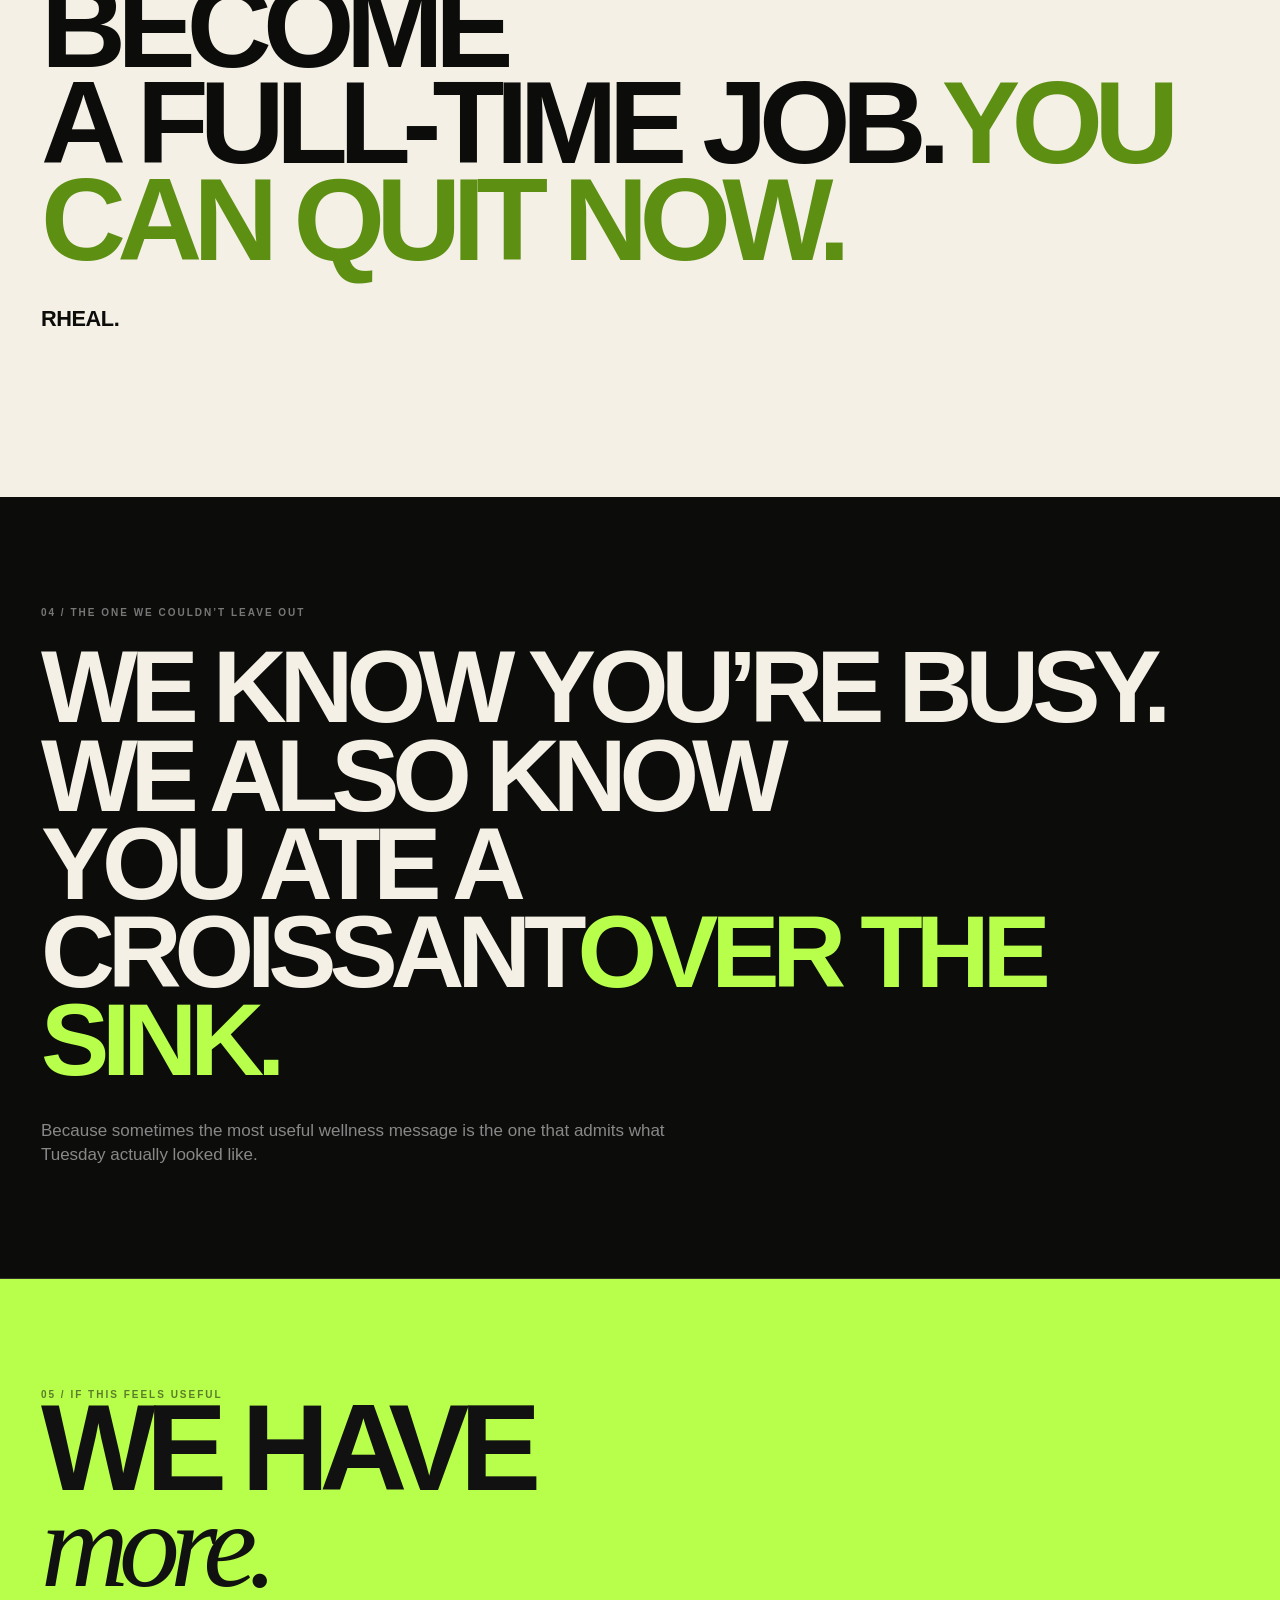
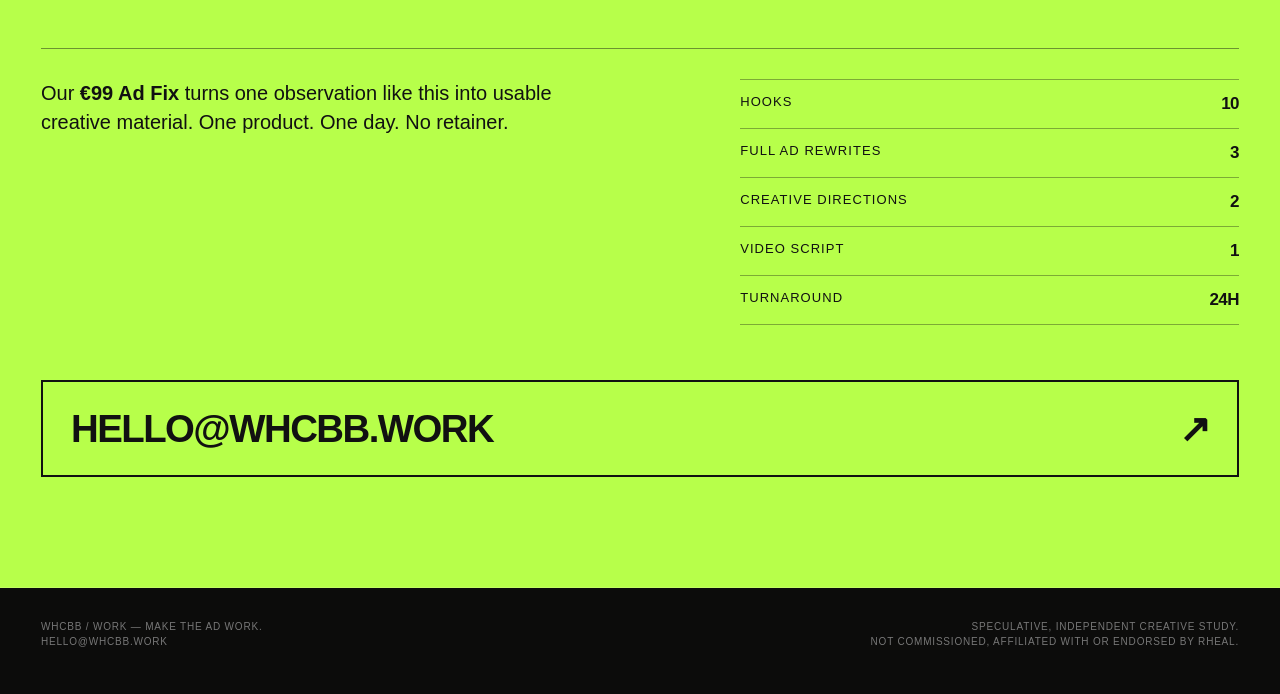
<file: rheal/index.html>
<!doctype html>
<html lang="en">
<head>
  <meta charset="utf-8" />
  <meta name="viewport" content="width=device-width, initial-scale=1" />
  <meta name="robots" content="noindex,nofollow,noarchive" />
  <meta name="theme-color" content="#0c0c0b" />
  <meta name="description" content="WHCBB / WORK × RHEAL — speculative creative study." />
  <title>WHCBB / WORK × RHEAL — QUIT WELLNESS</title>
  <style>
    :root{
      --bg:#0c0c0b;
      --paper:#f4f0e6;
      --ink:#0c0c0b;
      --muted:#8a877f;
      --line:rgba(244,240,230,.16);
      --green:#b7ff4a;
      --orange:#ff6a3d;
      --pad:clamp(20px,3.2vw,54px);
    }
    *{box-sizing:border-box}
    html{scroll-behavior:smooth}
    body{margin:0;background:var(--bg);color:var(--paper);font-family:Arial,Helvetica,sans-serif;-webkit-font-smoothing:antialiased;overflow-x:hidden}
    a{color:inherit;text-decoration:none}
    ::selection{background:var(--green);color:#111}
    .grain{position:fixed;inset:0;pointer-events:none;z-index:1000;opacity:.055;mix-blend-mode:soft-light;background-image:url("data:image/svg+xml,%3Csvg viewBox='0 0 180 180' xmlns='http://www.w3.org/2000/svg'%3E%3Cfilter id='n'%3E%3CfeTurbulence type='fractalNoise' baseFrequency='.85' numOctaves='3' stitchTiles='stitch'/%3E%3C/filter%3E%3Crect width='100%25' height='100%25' filter='url(%23n)' opacity='.7'/%3E%3C/svg%3E")}
    .progress{position:fixed;top:0;left:0;height:3px;width:100%;z-index:1002}.progress span{display:block;height:100%;width:0;background:var(--green)}
    .topbar{position:fixed;z-index:100;top:0;left:0;right:0;height:68px;padding:0 var(--pad);display:flex;align-items:center;justify-content:space-between;background:rgba(12,12,11,.8);backdrop-filter:blur(14px);border-bottom:1px solid var(--line)}
    .brand{font-weight:900;letter-spacing:-.04em;font-size:17px}.brand i{font-style:normal;color:var(--green);font-weight:400;margin:0 .35em}.brand em{font-style:normal;color:#777;font-weight:400;margin:0 .55em}
    .status{font-size:9px;letter-spacing:.18em;text-transform:uppercase;color:#777;font-weight:800}
    section{position:relative;border-bottom:1px solid var(--line);padding:110px var(--pad)}
    .kicker,.section-label{font-size:10px;letter-spacing:.2em;text-transform:uppercase;font-weight:800;color:#777}
    .hero{min-height:100svh;padding-top:115px;display:flex;flex-direction:column;justify-content:space-between;overflow:hidden}
    .hero:before{content:"OFF DUTY";position:absolute;right:-2vw;top:16%;font-weight:900;font-size:clamp(125px,25vw,390px);letter-spacing:-.09em;color:rgba(183,255,74,.05);transform:rotate(-8deg);white-space:nowrap}
    .hero h1{margin:4vh 0 0;font-size:clamp(72px,13.5vw,215px);line-height:.78;letter-spacing:-.085em;text-transform:uppercase;font-weight:900;position:relative;z-index:2;max-width:1500px}
    .hero h1 span{display:block}.hero h1 .italic{font-family:Georgia,"Times New Roman",serif;font-style:italic;font-weight:400;text-transform:none;color:var(--green);padding-left:12vw}
    .hero-bottom{position:relative;z-index:2;display:grid;grid-template-columns:1fr auto;gap:40px;align-items:end}
    .hero-copy{font-size:clamp(20px,2vw,32px);line-height:1.2;letter-spacing:-.035em;max-width:900px;margin:0}.hero-copy span{color:#777}
    .scroll{width:118px;height:118px;border:1px solid var(--paper);border-radius:50%;display:flex;align-items:center;justify-content:center;text-align:center;font-size:9px;line-height:1.25;letter-spacing:.16em;text-transform:uppercase;transition:.25s}.scroll:hover{background:var(--paper);color:var(--ink);transform:rotate(5deg)}

    .insight{background:var(--paper);color:var(--ink)}
    .insight .section-label{color:#7b786f}
    .insight-grid{display:grid;grid-template-columns:minmax(270px,.68fr) minmax(0,1.32fr);gap:clamp(45px,7vw,120px);align-items:start}
    .insight p{margin:0;max-width:35ch;font-size:clamp(18px,1.35vw,24px);line-height:1.46;color:#5f5b54;letter-spacing:-.02em}.insight p strong{color:var(--ink);font-weight:800}
    .insight h2{margin:0;font-size:clamp(52px,6.3vw,114px);line-height:.86;letter-spacing:-.07em;text-transform:uppercase}.insight h2 span{display:block;color:#5d8f13}
    .route{margin-top:70px;border-top:3px solid var(--ink);padding-top:18px;display:grid;grid-template-columns:repeat(4,1fr);gap:20px}
    .route div{font-size:10px;letter-spacing:.14em;text-transform:uppercase;color:#6f6a61}.route strong{display:block;color:var(--ink);font-size:13px;margin-bottom:8px}

    .hooks{padding-bottom:40px}.hooks .section-label{margin-bottom:54px}
    .hook{min-height:58vh;display:flex;align-items:center;border-top:1px solid var(--line);padding:6vw 0;position:relative}.hook:first-of-type{border-top:0}
    .hook-num{position:absolute;top:24px;left:0;color:#666;font-size:10px;letter-spacing:.15em;text-transform:uppercase}
    .hook h3{margin:0;font-size:clamp(48px,7.5vw,124px);line-height:.88;letter-spacing:-.068em;text-transform:uppercase;max-width:1300px}.hook .payoff{display:block;color:var(--green)}
    .hook .tiny{display:block;margin-top:28px;color:#777;font-size:13px;letter-spacing:.12em;text-transform:uppercase}
    .hook .soft{display:block;font-family:Georgia,serif;font-style:italic;text-transform:none;font-weight:400;color:#aaa}

    .film{background:#131312;padding-bottom:0}
    .film-head{display:flex;justify-content:space-between;gap:35px;align-items:flex-end;margin-bottom:65px}.film-head h2{margin:0;font-size:clamp(60px,9vw,145px);line-height:.8;letter-spacing:-.075em;text-transform:uppercase}.film-head h2 span{color:var(--green)}.film-head p{margin:0 0 8px;max-width:430px;color:#aaa;font-size:16px;line-height:1.45}
    .storyboard{border-top:1px solid var(--line)}
    .shot{display:grid;grid-template-columns:120px 1fr .7fr;gap:35px;padding:34px 0;border-bottom:1px solid var(--line);align-items:start}
    .tc{font-family:Georgia,serif;font-style:italic;color:var(--green);font-size:30px;letter-spacing:-.03em}.shot h3{margin:0 0 10px;font-size:clamp(22px,2.2vw,34px);letter-spacing:-.035em}.shot p{margin:0;color:#a7a39c;font-size:15px;line-height:1.5}.shot .sound{font-size:13px;color:#777;text-transform:uppercase;letter-spacing:.08em;line-height:1.55}

    .note{background:var(--paper);color:var(--ink);padding:70px var(--pad);display:grid;grid-template-columns:.7fr 1.3fr;gap:5vw;align-items:start}.note .section-label{color:#777}.note blockquote{margin:0;font-family:Georgia,serif;font-style:italic;font-size:clamp(34px,4.2vw,70px);line-height:1.03;letter-spacing:-.04em}.note blockquote strong{font-family:Arial,Helvetica,sans-serif;font-style:normal;text-transform:uppercase;color:#5d8f13}

    .endcard{min-height:88svh;background:var(--paper);color:var(--ink);display:flex;flex-direction:column;justify-content:center}.endcard h2{font-size:clamp(58px,9.2vw,152px);line-height:.82;letter-spacing:-.075em;margin:0;text-transform:uppercase;max-width:1380px}.endcard h2 .payoff{color:#5d8f13}.endcard .product-line{margin-top:38px;font-size:clamp(18px,1.7vw,28px);letter-spacing:-.02em}

    .reserve{min-height:72vh;display:flex;flex-direction:column;justify-content:center}.reserve h2{margin:25px 0 0;font-size:clamp(52px,8vw,132px);line-height:.86;letter-spacing:-.07em;text-transform:uppercase;max-width:1280px}.reserve h2 span{color:var(--green)}.reserve p{margin:35px 0 0;max-width:650px;color:#888;font-size:17px;line-height:1.45}

    .cta{background:var(--green);color:#111;min-height:90svh;display:flex;flex-direction:column;justify-content:center}.cta .section-label{color:rgba(17,17,17,.55)}.cta h2{font-size:clamp(62px,9.5vw,156px);line-height:.79;letter-spacing:-.08em;text-transform:uppercase;margin:0;max-width:1450px}.cta h2 .italic{font-family:Georgia,serif;font-style:italic;font-weight:400;text-transform:none}.offer{margin-top:55px;display:grid;grid-template-columns:1.1fr .9fr;gap:7vw;border-top:1px solid rgba(17,17,17,.45);padding-top:30px}.offer p{font-size:20px;line-height:1.45;margin:0;max-width:560px}.deliverables{list-style:none;padding:0;margin:0;border-top:1px solid rgba(17,17,17,.35)}.deliverables li{display:flex;justify-content:space-between;gap:20px;border-bottom:1px solid rgba(17,17,17,.35);padding:14px 0;font-size:13px;text-transform:uppercase;letter-spacing:.08em}.deliverables strong{font-size:17px;letter-spacing:-.03em}.cta-button{margin-top:55px;border:2px solid #111;display:flex;align-items:center;justify-content:space-between;padding:24px 28px;font-size:clamp(23px,3vw,46px);font-weight:900;letter-spacing:-.04em;transition:.2s}.cta-button:hover{background:#111;color:var(--green);transform:translateY(-3px)}
    footer{padding:32px var(--pad) 45px;display:grid;grid-template-columns:1fr 1fr;gap:35px;color:#777;font-size:10px;line-height:1.45;text-transform:uppercase;letter-spacing:.08em}footer .right{text-align:right}
    .reveal{opacity:0;transform:translateY(24px);transition:opacity .75s cubic-bezier(.2,.7,.2,1),transform .75s cubic-bezier(.2,.7,.2,1)}.reveal.visible{opacity:1;transform:none}
    @media(max-width:800px){
      .topbar{height:62px}.status{display:none}.brand{font-size:15px}
      section{padding:78px var(--pad)}.hero{padding-top:100px}.hero h1{font-size:clamp(62px,20vw,118px)}.hero h1 .italic{padding-left:4vw}.hero-bottom{grid-template-columns:1fr}.scroll{width:104px;height:104px}
      .insight-grid{grid-template-columns:1fr;gap:45px}.insight h2{font-size:clamp(44px,11vw,70px);letter-spacing:-.075em}.route{grid-template-columns:1fr 1fr}
      .hook{min-height:auto;display:block;padding:64px 0 56px}.hook-num{position:static;display:block;margin-bottom:28px}.hook h3{font-size:clamp(43px,12.3vw,76px)}
      .film-head{display:block}.film-head p{margin-top:25px}.shot{grid-template-columns:72px 1fr}.shot .sound{grid-column:2}.note{grid-template-columns:1fr;gap:30px}.offer{grid-template-columns:1fr;gap:45px}.cta h2{font-size:clamp(56px,14vw,100px)}footer{grid-template-columns:1fr}.right{text-align:left!important}
    }
    @media(prefers-reduced-motion:reduce){html{scroll-behavior:auto}.reveal{opacity:1!important;transform:none!important;transition:none!important}}
  </style>
</head>
<body>
  <div class="grain" aria-hidden="true"></div>
  <div class="progress" aria-hidden="true"><span></span></div>

  <header class="topbar">
    <div class="brand">WHCBB <i>/</i> WORK <em>×</em> RHEAL</div>
    <div class="status">CREATIVE STUDY / 03</div>
  </header>

  <main>
    <section class="hero" id="top">
      <div class="kicker reveal">AN IDEA FOR RHEAL / SEPT. 2026</div>
      <h1>
        <span class="reveal">QUIT</span>
        <span class="italic reveal">wellness.</span>
      </h1>
      <div class="hero-bottom">
        <p class="hero-copy reveal">Wellness was supposed to make life easier.<br><span>Somehow it turned into another job.</span></p>
        <a class="scroll reveal" href="#insight">SEE<br>THE IDEA<br>↓</a>
      </div>
    </section>

    <section class="insight" id="insight">
      <div class="section-label reveal">01 / THE OBSERVATION</div>
      <div class="insight-grid">
        <p class="reveal">People do not need another optimisation ritual. They need something they can actually keep doing.<br><br><strong>Rheal already sells simplicity.</strong><br>We think that simplicity should attack the category.</p>
        <h2 class="reveal">WELLNESS<br>BECAME<br><span>ADMIN.</span></h2>
      </div>
      <div class="route reveal" aria-label="creative territory">
        <div><strong>01</strong>TOO MANY RULES</div>
        <div><strong>02</strong>TOO MUCH GUILT</div>
        <div><strong>03</strong>REAL LIFE</div>
        <div><strong>04</strong>ONE SIMPLE HABIT</div>
      </div>
    </section>

    <section class="hooks">
      <div class="section-label reveal">02 / FIVE EXECUTIONS</div>

      <article class="hook reveal">
        <div class="hook-num">01 / THE CAMPAIGN</div>
        <h3>WELLNESS HAS BECOME<br>A FULL-TIME JOB.<span class="payoff">YOU CAN QUIT NOW.</span><span class="tiny">RHEAL.</span></h3>
      </article>

      <article class="hook reveal">
        <div class="hook-num">02 / TUESDAY</div>
        <h3>YOUR DIET ISN’T PERFECT.<span class="payoff">WE’VE SEEN YOUR TUESDAYS.</span><span class="tiny">RHEAL.</span></h3>
      </article>

      <article class="hook reveal">
        <div class="hook-num">03 / BREAKFAST</div>
        <h3>YOU DO NOT NEED<br>A 17-STEP MORNING ROUTINE.<span class="payoff">YOU NEED BREAKFAST.</span><span class="soft">Maybe some greens.</span></h3>
      </article>

      <article class="hook reveal">
        <div class="hook-num">04 / REAL LIFE</div>
        <h3>WE KNOW YOU’RE BUSY.<br>WE ALSO KNOW<br>YOU ATE A CROISSANT<span class="payoff">OVER THE SINK.</span><span class="tiny">CLEAN GREENS. 30 SECONDS.</span></h3>
      </article>

      <article class="hook reveal">
        <div class="hook-num">05 / COMMITMENT</div>
        <h3>NOBODY EATS<br>ENOUGH GREENS.<span class="payoff">SOME OF YOU ARE<br>REALLY COMMITTED TO IT.</span><span class="tiny">CLEAN GREENS.</span></h3>
      </article>
    </section>

    <section class="film">
      <div class="film-head reveal">
        <h2>FILM 15″<br><span>OFF DUTY</span></h2>
        <p>No dialogue. No aspirational sunrise. Just a wellness checklist behaving like a new employer.</p>
      </div>

      <div class="storyboard">
        <article class="shot reveal">
          <div class="tc">00–02</div>
          <div><h3>Clock in.</h3><p>Alarm. A hand grabs the phone. Before he is fully awake, an enormous wellness checklist fills the screen.</p></div>
          <div class="sound">Alarm. Room tone.</div>
        </article>
        <article class="shot reveal">
          <div class="tc">02–05</div>
          <div><h3>The workload.</h3><p>Rapid cuts: SUNLIGHT. BREATHWORK. JOURNAL. COLD SHOWER. PROTEIN. GREENS. STEPS. MEDITATE. GRATITUDE. He scrolls. It keeps going.</p></div>
          <div class="sound">Tiny notification pings stacking up.</div>
        </article>
        <article class="shot reveal">
          <div class="tc">05–07</div>
          <div><h3>New job, apparently.</h3><p>He sits on the edge of the bed staring at the list like someone has added him to a project he never agreed to join.</p></div>
          <div class="sound">Silence.</div>
        </article>
        <article class="shot reveal">
          <div class="tc">07–10</div>
          <div><h3>Three seconds.</h3><p>Kitchen. Scoop Rheal. Stir. Drink. No ceremony. No wellness influencer lighting.</p></div>
          <div class="sound">Spoon. Glass. Tap water.</div>
        </article>
        <article class="shot reveal">
          <div class="tc">10–12</div>
          <div><h3>Resignation.</h3><p>Back to the phone. Long-press on the wellness checklist folder. DELETE.</p></div>
          <div class="sound">One dry phone click.</div>
        </article>
        <article class="shot reveal">
          <div class="tc">12–15</div>
          <div><h3>End card.</h3><p><strong>WELLNESS HAS BECOME A FULL-TIME JOB.</strong><br><br><strong style="color:var(--green)">YOU CAN QUIT NOW.</strong><br><br>RHEAL.</p></div>
          <div class="sound">Nothing. Let it hang.</div>
        </article>
      </div>
    </section>

    <section class="note">
      <div class="section-label reveal">DIRECTOR’S NOTE</div>
      <blockquote class="reveal">Nobody performs “wellness fatigue.” He is not annoyed. He is simply looking at his morning routine like it now has <strong>HR, payroll and quarterly reviews.</strong></blockquote>
    </section>

    <section class="endcard">
      <div class="section-label reveal">03 / THE LINE</div>
      <h2 class="reveal">WELLNESS HAS BECOME<br>A FULL-TIME JOB.<span class="payoff">YOU CAN QUIT NOW.</span></h2>
      <div class="product-line reveal"><strong>RHEAL.</strong></div>
    </section>

    <section class="reserve">
      <div class="section-label reveal">04 / THE ONE WE COULDN’T LEAVE OUT</div>
      <h2 class="reveal">WE KNOW YOU’RE BUSY.<br>WE ALSO KNOW<br>YOU ATE A CROISSANT<span>OVER THE SINK.</span></h2>
      <p class="reveal">Because sometimes the most useful wellness message is the one that admits what Tuesday actually looked like.</p>
    </section>

    <section class="cta" id="contact">
      <div class="section-label reveal">05 / IF THIS FEELS USEFUL</div>
      <h2 class="reveal">WE HAVE<br><span class="italic">more.</span></h2>
      <div class="offer reveal">
        <p>Our <strong>€99 Ad Fix</strong> turns one observation like this into usable creative material. One product. One day. No retainer.</p>
        <ul class="deliverables">
          <li><span>Hooks</span><strong>10</strong></li>
          <li><span>Full ad rewrites</span><strong>3</strong></li>
          <li><span>Creative directions</span><strong>2</strong></li>
          <li><span>Video script</span><strong>1</strong></li>
          <li><span>Turnaround</span><strong>24H</strong></li>
        </ul>
      </div>
      <a class="cta-button reveal" href="mailto:hello@whcbb.work?subject=RHEAL%20%C3%97%20WHCBB%20%2F%20WORK"><span>HELLO@WHCBB.WORK</span><span>↗</span></a>
    </section>
  </main>

  <footer>
    <div>WHCBB / WORK — MAKE THE AD WORK.<br>HELLO@WHCBB.WORK</div>
    <div class="right">SPECULATIVE, INDEPENDENT CREATIVE STUDY.<br>NOT COMMISSIONED, AFFILIATED WITH OR ENDORSED BY RHEAL.</div>
  </footer>

  <script>
    const progress = document.querySelector('.progress span');
    const updateProgress = () => {
      const max = document.documentElement.scrollHeight - innerHeight;
      progress.style.width = (max > 0 ? (scrollY / max) * 100 : 0) + '%';
    };
    addEventListener('scroll', updateProgress, {passive:true});
    updateProgress();

    const io = new IntersectionObserver(entries => {
      entries.forEach(e => {
        if(e.isIntersecting){ e.target.classList.add('visible'); io.unobserve(e.target); }
      });
    }, {threshold:.12, rootMargin:'0px 0px -6% 0px'});
    document.querySelectorAll('.reveal').forEach(el => io.observe(el));
  </script>
</body>
</html>
</file>
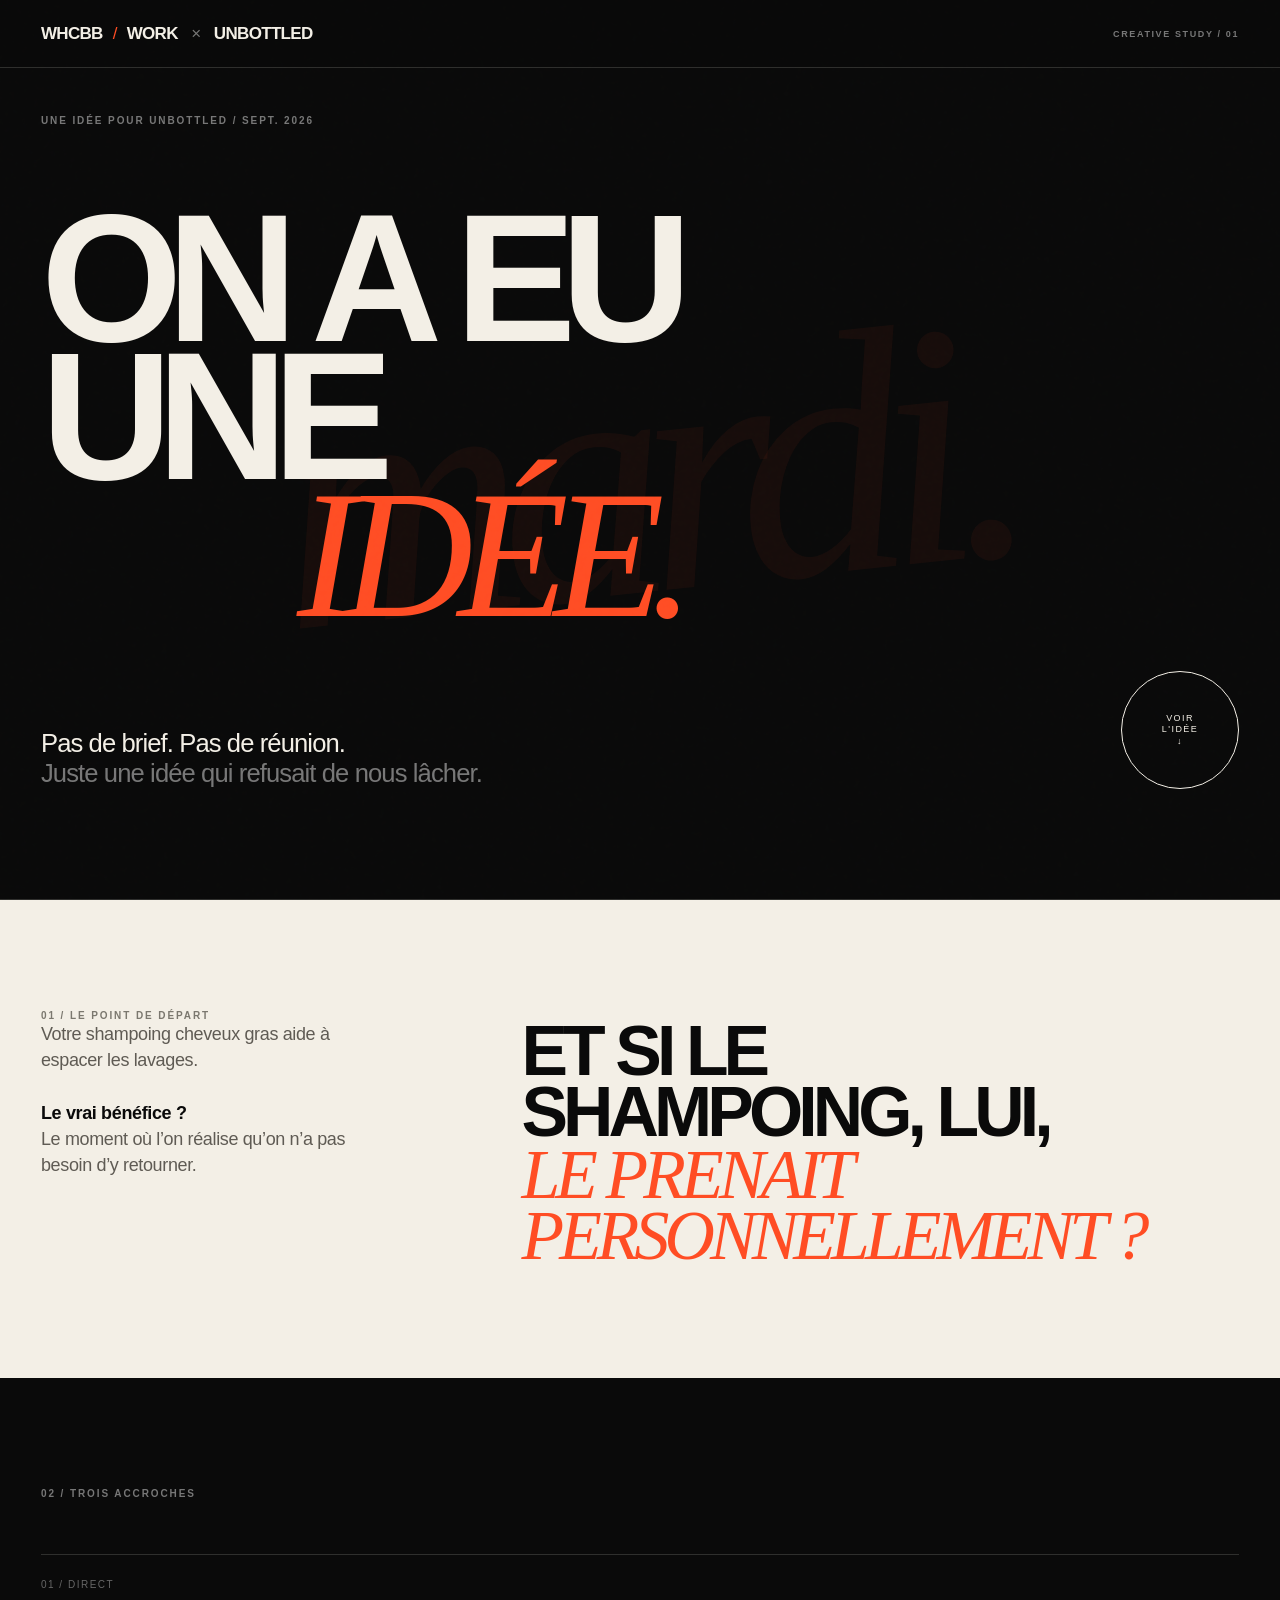
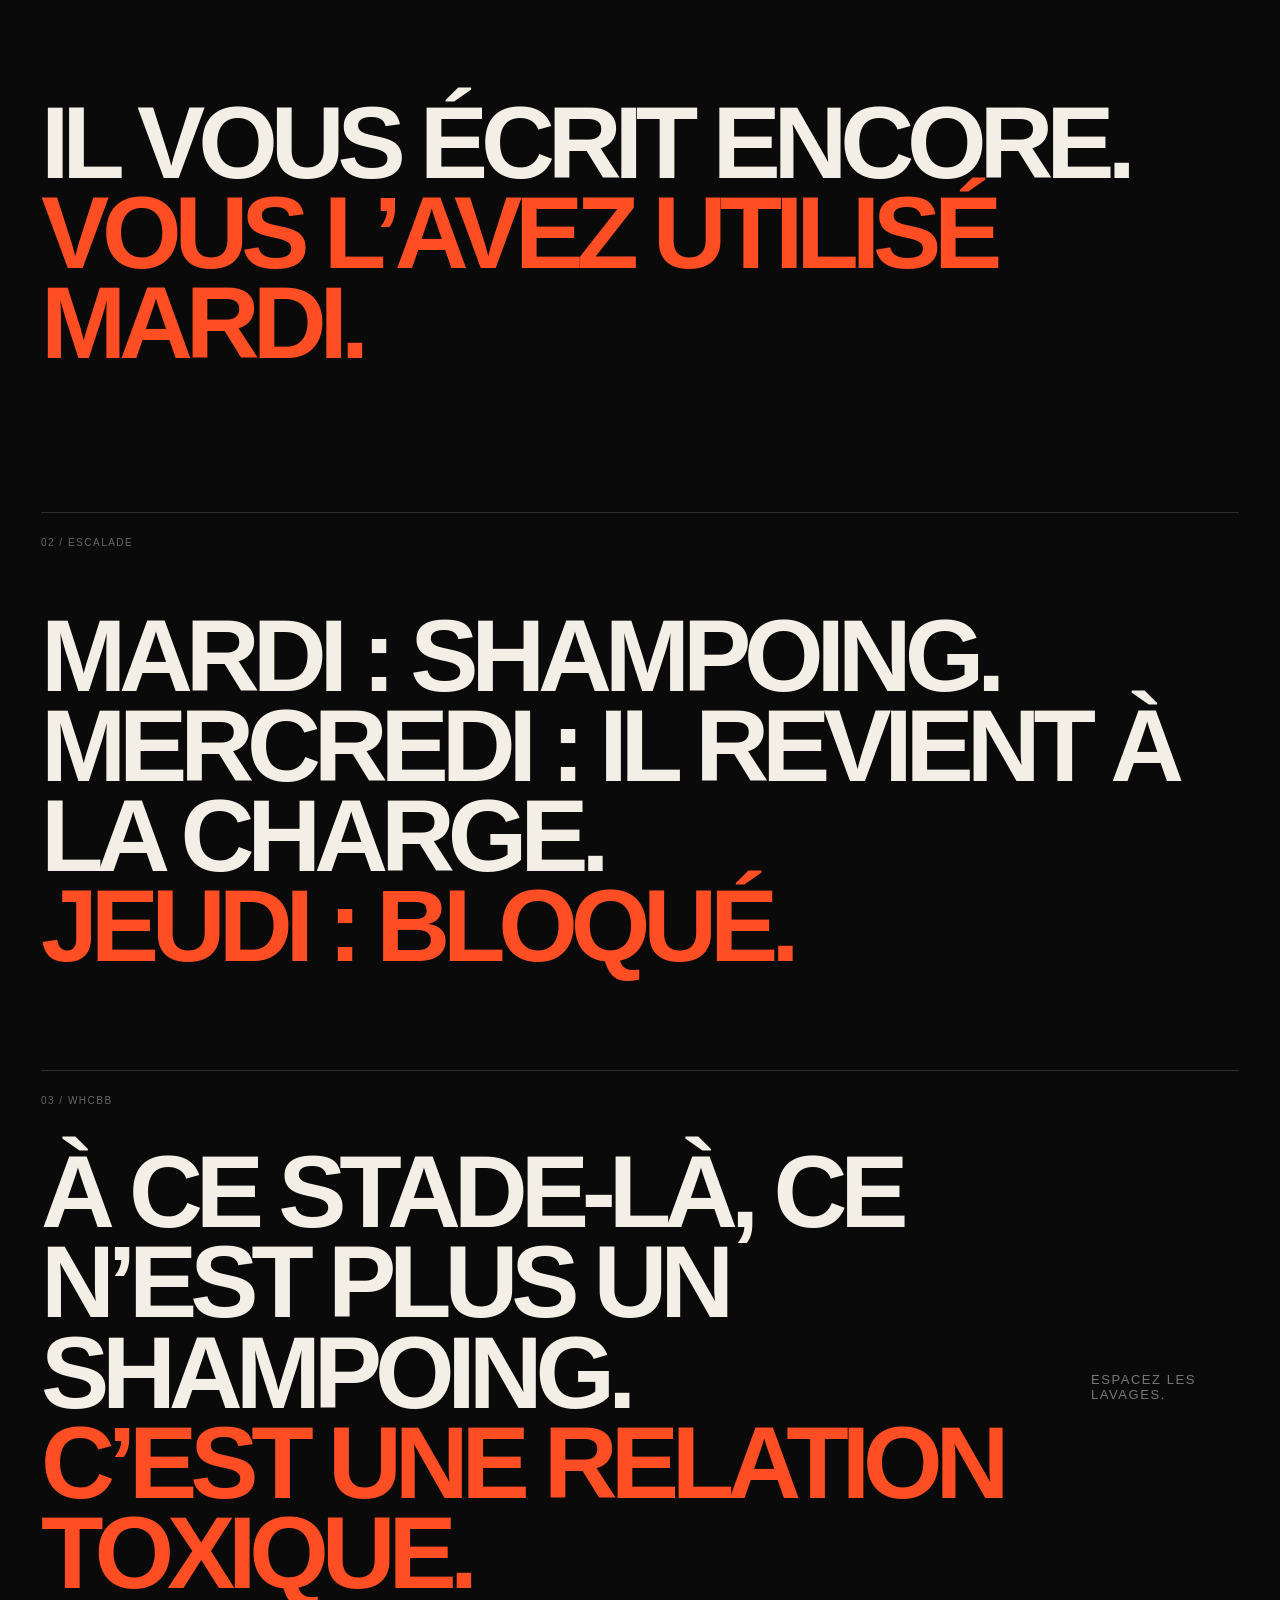
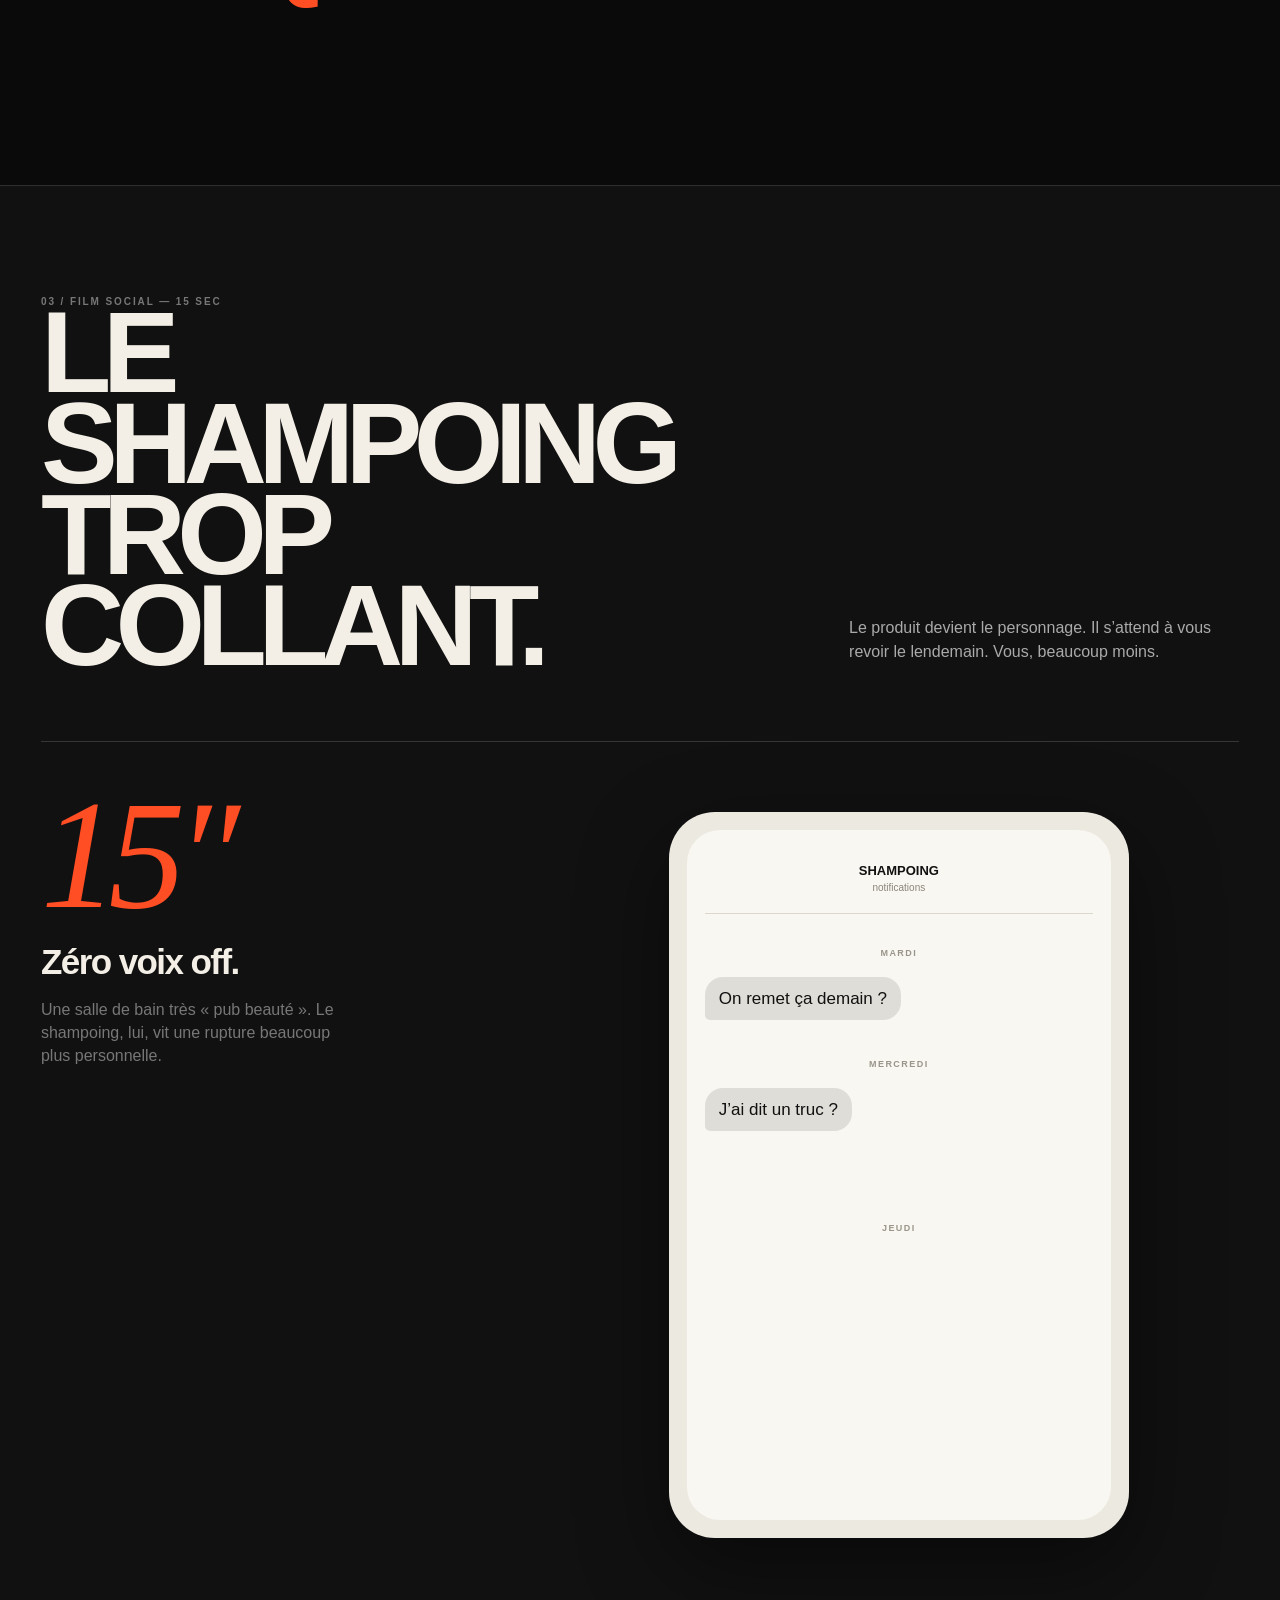
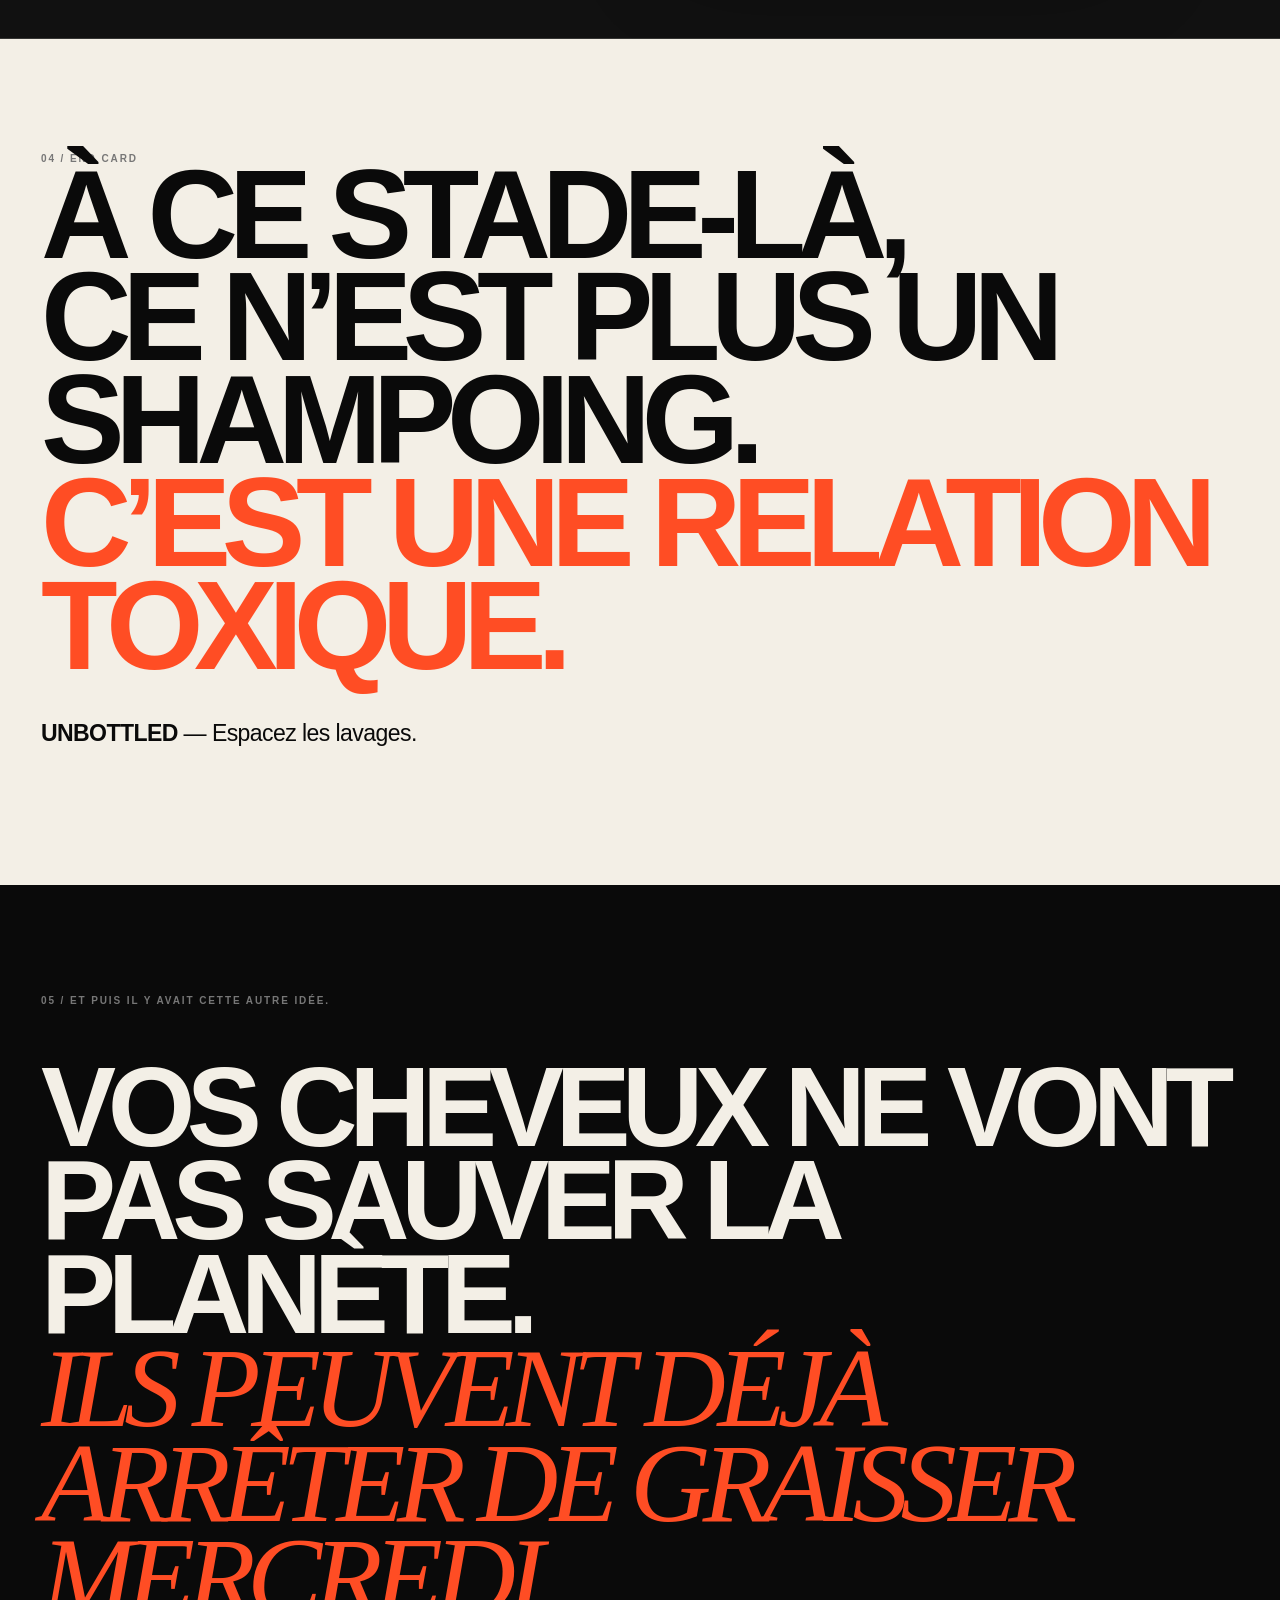
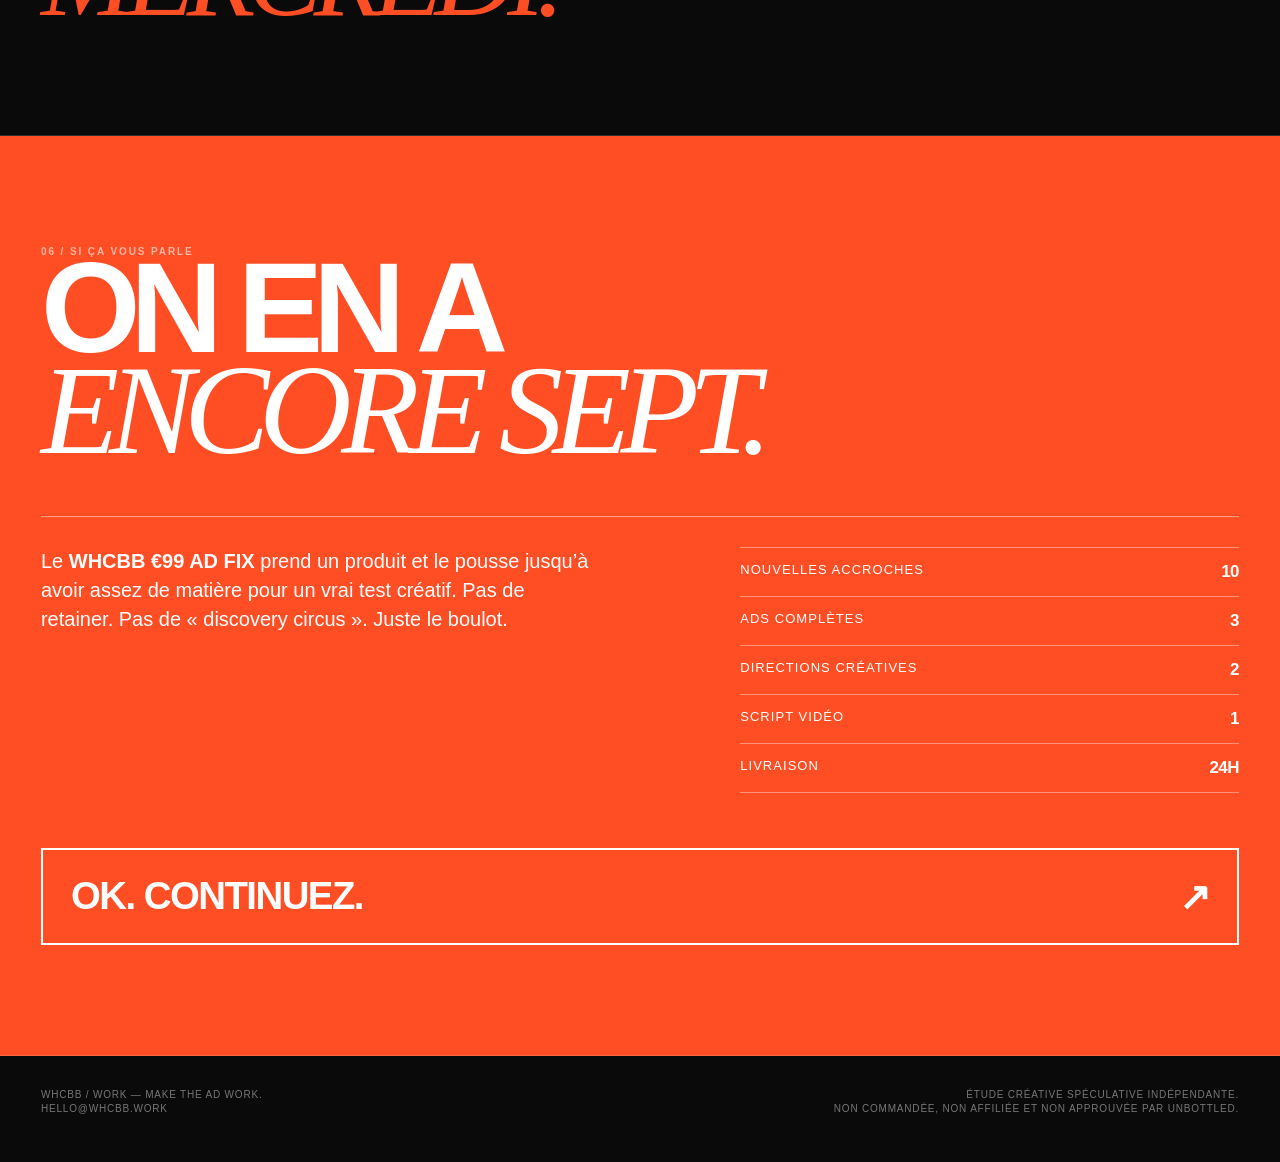
<file: unbottled/index.html>
<!doctype html>
<html lang="fr">
<head>
  <meta charset="utf-8" />
  <meta name="viewport" content="width=device-width, initial-scale=1" />
  <meta name="robots" content="noindex,nofollow,noarchive" />
  <meta name="theme-color" content="#0a0a0a" />
  <meta name="description" content="WHCBB / WORK × UNBOTTLED — une idée créative." />
  <title>WHCBB / WORK × UNBOTTLED — RELATION TOXIQUE</title>
  <style>
    :root{
      --bg:#0a0a0a;
      --paper:#f3efe6;
      --ink:#0a0a0a;
      --soft:#9a978f;
      --line:rgba(243,239,230,.16);
      --acid:#ff4d24;
      --pad:clamp(20px,3.2vw,52px);
    }
    *{box-sizing:border-box}
    html{scroll-behavior:smooth}
    body{
      margin:0;background:var(--bg);color:var(--paper);
      font-family:Arial,Helvetica,sans-serif;-webkit-font-smoothing:antialiased;
      overflow-x:hidden;
    }
    a{color:inherit;text-decoration:none}
    button{font:inherit}
    ::selection{background:var(--acid);color:white}
    .grain{position:fixed;inset:0;pointer-events:none;z-index:1000;opacity:.07;mix-blend-mode:soft-light;background-image:url("data:image/svg+xml,%3Csvg viewBox='0 0 180 180' xmlns='http://www.w3.org/2000/svg'%3E%3Cfilter id='n'%3E%3CfeTurbulence type='fractalNoise' baseFrequency='.85' numOctaves='3' stitchTiles='stitch'/%3E%3C/filter%3E%3Crect width='100%25' height='100%25' filter='url(%23n)' opacity='.7'/%3E%3C/svg%3E")}
    .progress{position:fixed;top:0;left:0;height:3px;width:100%;z-index:1002}.progress span{display:block;height:100%;width:0;background:var(--acid)}
    .topbar{position:fixed;z-index:100;top:0;left:0;right:0;height:68px;padding:0 var(--pad);display:flex;align-items:center;justify-content:space-between;background:rgba(10,10,10,.78);backdrop-filter:blur(14px);border-bottom:1px solid var(--line)}
    .brand{font-weight:900;letter-spacing:-.04em;font-size:17px}.brand i{font-style:normal;color:var(--acid);font-weight:400;margin:0 .35em}.brand em{font-style:normal;color:#777;font-weight:400;margin:0 .55em}
    .status{font-size:9px;letter-spacing:.18em;text-transform:uppercase;color:#777;font-weight:800}
    section{position:relative;border-bottom:1px solid var(--line);padding:110px var(--pad)}
    .hero{min-height:100svh;padding-top:115px;display:flex;flex-direction:column;justify-content:space-between;overflow:hidden}
    .kicker,.section-label{font-size:10px;letter-spacing:.19em;text-transform:uppercase;font-weight:800;color:#777}
    .hero h1{margin:4vh 0 0;font-size:clamp(72px,14.2vw,220px);line-height:.76;letter-spacing:-.085em;text-transform:uppercase;font-weight:900;position:relative;z-index:2}
    .hero h1 span{display:block}.hero h1 .italic{font-family:Georgia,"Times New Roman",serif;font-style:italic;font-weight:400;color:var(--acid);padding-left:20vw}
    .ghost{position:absolute;left:50%;top:53%;transform:translate(-50%,-50%) rotate(-6deg);font-family:Georgia,serif;font-style:italic;font-size:clamp(140px,27vw,420px);white-space:nowrap;color:rgba(255,77,36,.055);letter-spacing:-.08em;pointer-events:none}
    .hero-bottom{position:relative;z-index:2;display:grid;grid-template-columns:1fr auto;gap:40px;align-items:end}
    .hero-copy{font-size:clamp(20px,2vw,32px);line-height:1.2;letter-spacing:-.035em;max-width:850px;margin:0}.hero-copy span{color:#777}
    .scroll{width:118px;height:118px;border:1px solid var(--paper);border-radius:50%;display:flex;align-items:center;justify-content:center;text-align:center;font-size:9px;line-height:1.25;letter-spacing:.16em;text-transform:uppercase;transition:.25s}.scroll:hover{background:var(--paper);color:var(--ink);transform:rotate(5deg)}
    .insight{background:var(--paper);color:var(--ink)}
    .insight .section-label{color:#7b786f}
    .insight-grid{display:grid;grid-template-columns:minmax(285px,.72fr) minmax(0,1.28fr);gap:clamp(46px,6vw,110px);align-items:start}
    .insight p{margin:0;max-width:32ch;font-size:clamp(18px,1.35vw,24px);line-height:1.46;color:#5f5b54;letter-spacing:-.02em}
    .insight p strong{color:var(--ink);font-weight:800}
    .insight h2{margin:0;max-width:100%;font-size:clamp(54px,5.45vw,104px);line-height:.88;letter-spacing:-.07em;text-transform:uppercase;overflow-wrap:normal}
    .insight h2 span{font-family:Georgia,serif;font-style:italic;font-weight:400;color:var(--acid);text-transform:none}
    .hooks .section-label{margin-bottom:55px}
    .hook{min-height:62vh;display:flex;align-items:center;border-top:1px solid var(--line);padding:6vw 0;position:relative}
    .hook-num{position:absolute;top:24px;left:0;color:#666;font-size:10px;letter-spacing:.15em}
    .hook h3{margin:0;font-size:clamp(50px,8vw,132px);line-height:.88;letter-spacing:-.07em;text-transform:uppercase;max-width:1200px}.hook .payoff{display:block;color:var(--acid)}
    .hook:nth-of-type(3) h3{max-width:1050px}.hook:nth-of-type(4) h3{max-width:1250px}
    .hook .tiny{display:block;margin-top:28px;color:#777;font-size:13px;letter-spacing:.12em;text-transform:uppercase}
    .film{background:#111;padding-bottom:0}
    .film-head{display:flex;justify-content:space-between;gap:35px;align-items:flex-end;margin-bottom:70px}
    .film-head h2{margin:0;font-size:clamp(60px,9vw,148px);line-height:.79;letter-spacing:-.075em;text-transform:uppercase}
    .film-head p{margin:0 0 8px;max-width:390px;color:#aaa;font-size:16px;line-height:1.45}
    .film-stage{display:grid;grid-template-columns:.8fr 1.2fr;gap:5vw;min-height:700px;border-top:1px solid var(--line)}
    .film-left{padding:52px 0;position:sticky;top:68px;height:max-content}
    .timecode{font-family:Georgia,serif;font-style:italic;color:var(--acid);font-size:clamp(90px,12vw,180px);line-height:.8;letter-spacing:-.06em}
    .film-left h3{font-size:35px;margin:25px 0 0;letter-spacing:-.045em}.film-left p{color:#777;max-width:320px;line-height:1.45}
    .phone-wrap{padding:70px 0 100px;display:flex;justify-content:center}
    .phone{width:min(460px,100%);background:#ece9e1;color:#111;border-radius:46px;padding:18px;box-shadow:0 30px 90px rgba(0,0,0,.45);align-self:flex-start}
    .phone-screen{min-height:690px;border-radius:33px;background:#f9f7f1;padding:26px 18px;display:flex;flex-direction:column}
    .phone-top{text-align:center;font-weight:800;font-size:13px;padding:7px 0 20px;border-bottom:1px solid #ddd8cd}.phone-top small{display:block;font-size:10px;color:#8a857b;margin-top:4px;font-weight:400}
    .day{font-size:9px;letter-spacing:.16em;text-transform:uppercase;color:#9a958a;text-align:center;margin:34px 0 14px;font-weight:800}
    .msg{align-self:flex-start;max-width:84%;background:#dfddd7;border-radius:18px 18px 18px 5px;padding:11px 14px;margin:5px 0;font-size:17px;line-height:1.25;opacity:0;transform:translateY(10px) scale(.98);transition:.45s cubic-bezier(.2,.7,.2,1)}
    .msg.visible{opacity:1;transform:none}.msg.ah{background:#d9d5ca;color:#49453d}
    .blocked{margin-top:auto;text-align:center;color:#9e1b1b;font-size:12px;font-weight:900;letter-spacing:.13em;text-transform:uppercase;opacity:0;transition:.45s}.blocked.visible{opacity:1}
    .endcard{min-height:94svh;padding:110px var(--pad);display:flex;flex-direction:column;justify-content:center;background:var(--paper);color:var(--ink)}
    .endcard h2{font-size:clamp(58px,9.8vw,158px);line-height:.82;letter-spacing:-.075em;margin:0;text-transform:uppercase;max-width:1350px}
    .endcard h2 span{color:var(--acid)}
    .endcard .product-line{margin-top:42px;font-size:clamp(18px,1.8vw,28px);letter-spacing:-.025em}
    .bonus{min-height:85vh;display:flex;flex-direction:column;justify-content:center}
    .bonus .section-label{margin-bottom:55px}.bonus h2{margin:0;font-size:clamp(52px,8.8vw,145px);line-height:.83;letter-spacing:-.075em;text-transform:uppercase;max-width:1300px}.bonus h2 span{font-family:Georgia,serif;font-weight:400;font-style:italic;color:var(--acid);text-transform:none}
    .cta{background:var(--acid);color:white;min-height:90svh;display:flex;flex-direction:column;justify-content:center}
    .cta .section-label{color:rgba(255,255,255,.6)}.cta h2{font-size:clamp(64px,10vw,160px);line-height:.79;letter-spacing:-.08em;text-transform:uppercase;margin:0;max-width:1450px}.cta h2 .italic{font-family:Georgia,serif;font-style:italic;font-weight:400}
    .offer{margin-top:55px;display:grid;grid-template-columns:1.1fr .9fr;gap:7vw;border-top:1px solid rgba(255,255,255,.45);padding-top:30px}.offer p{font-size:20px;line-height:1.45;margin:0;max-width:560px}.deliverables{list-style:none;padding:0;margin:0;border-top:1px solid rgba(255,255,255,.4)}.deliverables li{display:flex;justify-content:space-between;gap:20px;border-bottom:1px solid rgba(255,255,255,.4);padding:14px 0;font-size:13px;text-transform:uppercase;letter-spacing:.08em}.deliverables strong{font-size:17px;letter-spacing:-.03em}
    .cta-button{margin-top:55px;border:2px solid white;display:flex;align-items:center;justify-content:space-between;padding:24px 28px;font-size:clamp(24px,3vw,48px);font-weight:900;letter-spacing:-.04em;transition:.2s}.cta-button:hover{background:white;color:var(--acid);transform:translateY(-3px)}
    footer{padding:32px var(--pad) 45px;display:grid;grid-template-columns:1fr 1fr;gap:35px;color:#777;font-size:10px;line-height:1.45;text-transform:uppercase;letter-spacing:.08em}footer .right{text-align:right}
    .reveal{opacity:0;transform:translateY(24px);transition:opacity .75s cubic-bezier(.2,.7,.2,1),transform .75s cubic-bezier(.2,.7,.2,1)}.reveal.visible{opacity:1;transform:none}
    @media(max-width:800px){
      .topbar{height:62px}.status{display:none}.brand{font-size:15px}
      section{padding:78px var(--pad)}.hero{padding-top:100px}.hero h1{font-size:clamp(67px,21vw,125px)}.hero h1 .italic{padding-left:8vw}.hero-bottom{grid-template-columns:1fr;align-items:start}.scroll{width:105px;height:105px}
      .insight-grid{grid-template-columns:1fr;gap:45px}.insight p{max-width:38ch}.insight h2{font-size:clamp(50px,12.5vw,82px)}
      .hook{min-height:50vh}.hook h3{font-size:clamp(45px,13vw,78px)}
      .film-head{display:block}.film-head p{margin-top:28px}.film-stage{grid-template-columns:1fr}.film-left{position:relative;top:0;padding-bottom:0}.phone-wrap{padding-top:30px}.phone-screen{min-height:610px}
      .endcard h2,.bonus h2{font-size:clamp(50px,13vw,87px)}
      .offer{grid-template-columns:1fr;gap:45px}.cta h2{font-size:clamp(58px,15vw,105px)}
      footer{grid-template-columns:1fr}.right{text-align:left!important}
    }
    @media(prefers-reduced-motion:reduce){html{scroll-behavior:auto}.reveal,.msg,.blocked{opacity:1!important;transform:none!important;transition:none!important}}
  </style>
</head>
<body>
  <div class="grain" aria-hidden="true"></div>
  <div class="progress" aria-hidden="true"><span></span></div>

  <header class="topbar">
    <div class="brand">WHCBB <i>/</i> WORK <em>×</em> UNBOTTLED</div>
    <div class="status">CREATIVE STUDY / 01</div>
  </header>

  <main>
    <section class="hero" id="top">
      <div class="ghost" aria-hidden="true">mardi.</div>
      <div class="kicker reveal">UNE IDÉE POUR UNBOTTLED / SEPT. 2026</div>
      <h1>
        <span class="reveal">ON A EU</span>
        <span class="reveal">UNE</span>
        <span class="italic reveal">idée.</span>
      </h1>
      <div class="hero-bottom">
        <p class="hero-copy reveal">Pas de brief. Pas de réunion.<br><span>Juste une idée qui refusait de nous lâcher.</span></p>
        <a class="scroll reveal" href="#insight">VOIR<br>L'IDÉE<br>↓</a>
      </div>
    </section>

    <section class="insight" id="insight">
      <div class="section-label reveal">01 / LE POINT DE DÉPART</div>
      <div class="insight-grid">
        <p class="reveal">Votre shampoing cheveux gras aide à espacer les lavages.<br><br><strong>Le vrai bénéfice&nbsp;?</strong><br>Le moment où l’on réalise qu’on n’a pas besoin d’y retourner.</p>
        <h2 class="reveal">ET SI LE<br>SHAMPOING, LUI,<br><span>LE PRENAIT<br>PERSONNELLEMENT&nbsp;?</span></h2>
      </div>
    </section>

    <section class="hooks">
      <div class="section-label reveal">02 / TROIS ACCROCHES</div>
      <article class="hook reveal">
        <div class="hook-num">01 / DIRECT</div>
        <h3>IL VOUS ÉCRIT ENCORE.<span class="payoff">VOUS L’AVEZ UTILISÉ MARDI.</span></h3>
      </article>
      <article class="hook reveal">
        <div class="hook-num">02 / ESCALADE</div>
        <h3>MARDI : SHAMPOING.<br>MERCREDI : IL REVIENT À LA CHARGE.<span class="payoff">JEUDI : BLOQUÉ.</span></h3>
      </article>
      <article class="hook reveal">
        <div class="hook-num">03 / WHCBB</div>
        <h3>À CE STADE-LÀ, CE N’EST PLUS UN SHAMPOING.<span class="payoff">C’EST UNE RELATION TOXIQUE.</span></h3>
        <span class="tiny">Espacez les lavages.</span>
      </article>
    </section>

    <section class="film">
      <div class="section-label reveal">03 / FILM SOCIAL — 15 SEC</div>
      <div class="film-head">
        <h2 class="reveal">LE SHAMPOING<br>TROP COLLANT.</h2>
        <p class="reveal">Le produit devient le personnage. Il s’attend à vous revoir le lendemain. Vous, beaucoup moins.</p>
      </div>
      <div class="film-stage">
        <div class="film-left reveal">
          <div class="timecode">15″</div>
          <h3>Zéro voix off.</h3>
          <p>Une salle de bain très « pub beauté ». Le shampoing, lui, vit une rupture beaucoup plus personnelle.</p>
        </div>
        <div class="phone-wrap">
          <div class="phone reveal" id="phone">
            <div class="phone-screen">
              <div class="phone-top">SHAMPOING<small>notifications</small></div>
              <div class="day">MARDI</div>
              <div class="msg">On remet ça demain ?</div>
              <div class="day">MERCREDI</div>
              <div class="msg">J’ai dit un truc ?</div>
              <div class="msg ah">Ah ok.</div>
              <div class="day">JEUDI</div>
              <div class="msg">T’as changé.</div>
              <div class="blocked">BLOQUÉ.</div>
            </div>
          </div>
        </div>
      </div>
    </section>

    <section class="endcard">
      <div class="section-label reveal">04 / END CARD</div>
      <h2 class="reveal">À CE STADE-LÀ,<br>CE N’EST PLUS UN SHAMPOING.<br><span>C’EST UNE RELATION TOXIQUE.</span></h2>
      <p class="product-line reveal"><strong>UNBOTTLED</strong> — Espacez les lavages.</p>
    </section>

    <section class="bonus">
      <div class="section-label reveal">05 / ET PUIS IL Y AVAIT CETTE AUTRE IDÉE.</div>
      <h2 class="reveal">VOS CHEVEUX NE VONT PAS SAUVER LA PLANÈTE.<br><span>ILS PEUVENT DÉJÀ ARRÊTER DE GRAISSER MERCREDI.</span></h2>
    </section>

    <section class="cta">
      <div class="section-label reveal">06 / SI ÇA VOUS PARLE</div>
      <h2 class="reveal">ON EN A<br><span class="italic">ENCORE SEPT.</span></h2>
      <div class="offer">
        <p class="reveal">Le <strong>WHCBB €99 AD FIX</strong> prend un produit et le pousse jusqu’à avoir assez de matière pour un vrai test créatif. Pas de retainer. Pas de « discovery circus ». Juste le boulot.</p>
        <ul class="deliverables reveal">
          <li><span>Nouvelles accroches</span><strong>10</strong></li>
          <li><span>Ads complètes</span><strong>3</strong></li>
          <li><span>Directions créatives</span><strong>2</strong></li>
          <li><span>Script vidéo</span><strong>1</strong></li>
          <li><span>Livraison</span><strong>24H</strong></li>
        </ul>
      </div>
      <a class="cta-button reveal" href="mailto:hello@whcbb.work?subject=OK%20—%20continuez&body=Bonjour%20WHCBB%2C%0A%0AJ%E2%80%99ai%20vu%20le%20concept%20Unbottled.%20Continuons.%0A">
        <span>OK. CONTINUEZ.</span><span>↗</span>
      </a>
    </section>
  </main>

  <footer>
    <div>WHCBB / WORK — MAKE THE AD WORK.<br>hello@whcbb.work</div>
    <div class="right">Étude créative spéculative indépendante.<br>Non commandée, non affiliée et non approuvée par Unbottled.</div>
  </footer>

  <script>
    const reveals = document.querySelectorAll('.reveal');
    const ro = new IntersectionObserver(entries => entries.forEach(entry => {
      if(entry.isIntersecting){ entry.target.classList.add('visible'); ro.unobserve(entry.target); }
    }), {threshold:.12});
    reveals.forEach((el,i) => { el.style.transitionDelay = `${Math.min((i%3)*65,130)}ms`; ro.observe(el); });

    const phone = document.getElementById('phone');
    const messages = [...phone.querySelectorAll('.msg')];
    const blocked = phone.querySelector('.blocked');
    let played = false;
    const po = new IntersectionObserver(entries => entries.forEach(entry => {
      if(entry.isIntersecting && !played){
        played = true;
        messages.forEach((m,i) => setTimeout(() => m.classList.add('visible'), 450 + i*850));
        setTimeout(() => blocked.classList.add('visible'), 450 + messages.length*850);
      }
    }), {threshold:.45});
    po.observe(phone);

    const progress = document.querySelector('.progress span');
    let ticking=false;
    function onScroll(){
      if(ticking) return; ticking=true;
      requestAnimationFrame(() => {
        const h=document.documentElement.scrollHeight-window.innerHeight;
        progress.style.width=`${h>0 ? Math.min(100,(window.scrollY/h)*100):0}%`;
        ticking=false;
      });
    }
    window.addEventListener('scroll', onScroll, {passive:true}); onScroll();
  </script>
</body>
</html>
</file>
<file: styles.css>
/* WHCBB / WORK — v1
   No frameworks. No tracking. No font dependency.
*/

:root{
  --bg:#0a0a0a;
  --paper:#f2efe7;
  --ink:#0a0a0a;
  --soft:#a6a39c;
  --line:rgba(242,239,231,.18);
  --acid:#ff4d24;
  --pad:clamp(20px,3.2vw,52px);
  --radius:2px;
}

*{box-sizing:border-box}
html{scroll-behavior:smooth}
body{
  margin:0;
  background:var(--bg);
  color:var(--paper);
  font-family:Arial,Helvetica,sans-serif;
  -webkit-font-smoothing:antialiased;
  overflow-x:hidden;
}
a{color:inherit;text-decoration:none}
button{font:inherit}
::selection{background:var(--acid);color:#fff}

.grain{
  position:fixed; inset:0; z-index:999; pointer-events:none; opacity:.08;
  background-image:url("data:image/svg+xml,%3Csvg viewBox='0 0 180 180' xmlns='http://www.w3.org/2000/svg'%3E%3Cfilter id='n'%3E%3CfeTurbulence type='fractalNoise' baseFrequency='.85' numOctaves='3' stitchTiles='stitch'/%3E%3C/filter%3E%3Crect width='100%25' height='100%25' filter='url(%23n)' opacity='.7'/%3E%3C/svg%3E");
  mix-blend-mode:soft-light;
}
.progress{
  position:fixed; left:0; top:0; width:100%; height:3px; z-index:1001; background:transparent;
}
.progress span{
  display:block; height:100%; width:0; background:var(--acid); transform-origin:left;
}

.topbar{
  position:fixed; top:0; left:0; right:0; z-index:100;
  height:72px; padding:0 var(--pad);
  display:flex; align-items:center; justify-content:space-between;
  border-bottom:1px solid var(--line);
  background:rgba(10,10,10,.72);
  backdrop-filter:blur(12px);
}
.brand{
  display:flex; align-items:baseline; gap:.42em;
  font-weight:900; letter-spacing:-.04em; font-size:18px;
}
.brand i{font-weight:400;color:var(--acid)}
.topbar nav{display:flex;align-items:center;gap:28px;font-size:12px;text-transform:uppercase;letter-spacing:.12em}
.topbar nav>a:not(.nav-cta){color:#c7c4bd}
.topbar nav>a:hover{color:white}
.nav-cta{
  border:1px solid var(--paper); padding:12px 16px;
  transition:.2s ease;
}
.nav-cta:hover{background:var(--paper);color:var(--ink)}

.hero{
  min-height:100svh;
  padding:128px var(--pad) 36px;
  position:relative;
  display:flex; flex-direction:column; justify-content:space-between;
  overflow:hidden;
  border-bottom:1px solid var(--line);
}
.dolly-word{
  position:absolute; left:50%; top:50%;
  font-weight:900; font-size:clamp(240px,48vw,840px);
  letter-spacing:-.095em; line-height:.7;
  color:rgba(242,239,231,.025);
  transform:translate(-50%,-47%) scale(var(--dolly-scale,1));
  white-space:nowrap; will-change:transform;
}
.hero-kicker,.section-label,.offer-kicker{
  font-size:11px; letter-spacing:.18em; text-transform:uppercase; font-weight:700;
}
.hero-kicker{position:relative;z-index:2;color:#bbb8b0}
.hero-title{
  position:relative;z-index:2;
  margin:5vh 0 3vh;
  font-size:clamp(74px,14.5vw,235px);
  line-height:.75; letter-spacing:-.085em; font-weight:900;
  text-transform:uppercase;
}
.hero-title .line{display:block}
.hero-title .line:nth-child(2){padding-left:7vw}
.hero-title .italic{
  font-family:Georgia,"Times New Roman",serif;
  font-weight:400;font-style:italic; letter-spacing:-.07em;
  color:var(--acid); padding-left:24vw;
}
.hero-bottom{
  position:relative;z-index:2;
  display:flex;justify-content:space-between;align-items:flex-end;
}
.hero-copy{margin:0;font-size:clamp(17px,1.55vw,25px);line-height:1.3;letter-spacing:-.025em}
.round-cta{
  width:132px;height:132px;border-radius:50%;
  background:var(--paper);color:var(--ink);
  display:flex;flex-direction:column;justify-content:space-between;
  padding:25px; font-size:11px; font-weight:900; line-height:1.1;
  transition:transform .3s ease,background .3s ease,color .3s ease;
}
.round-cta b{font-size:24px;font-weight:400}
.round-cta:hover{transform:rotate(5deg) scale(1.06);background:var(--acid);color:white}
.scroll-cue{
  position:absolute; right:var(--pad); top:50%; transform:rotate(90deg) translateX(50%);
  transform-origin:right center; font-size:9px;letter-spacing:.2em;color:#777;
  display:flex;gap:12px;align-items:center;
}
.scroll-cue i{display:block;width:54px;height:1px;background:#444}

section:not(.hero){padding:110px var(--pad);border-bottom:1px solid var(--line)}
.section-label{color:#777;margin-bottom:68px}

.manifesto-copy,.cred-grid{
  display:grid;grid-template-columns:1.6fr .7fr;gap:9vw;align-items:end;
}
.big-copy{
  margin:0;font-size:clamp(47px,7.6vw,125px);
  line-height:.86;letter-spacing:-.065em;font-weight:900;
}
.muted{color:#5f5d58}
.side-copy,.cred-copy{
  font-size:clamp(17px,1.35vw,22px);line-height:1.45;color:#c9c6bf;margin:0 0 8px;
}

.demo{background:var(--paper);color:var(--ink)}
.demo .section-label{color:#777}
.demo-shell{border:2px solid var(--ink)}
.demo-top{
  display:flex;justify-content:space-between;align-items:center;
  padding:14px 16px;border-bottom:2px solid var(--ink);
  font-size:10px;font-weight:900;letter-spacing:.14em;
}
.demo-tabs{display:flex;gap:4px}
.demo-tab{
  appearance:none;background:transparent;color:var(--ink);
  border:1px solid var(--ink);padding:7px 10px;cursor:pointer;
  font-size:9px;font-weight:900;letter-spacing:.1em;
}
.demo-tab.active,.demo-tab:hover{background:var(--ink);color:var(--paper)}
.demo-stage{
  min-height:420px;padding:clamp(35px,6vw,90px);
  display:flex;flex-direction:column;justify-content:center;
}
.demo-eyebrow{font-size:10px;letter-spacing:.16em;font-weight:900;margin:0 0 28px}
.demo-stage h2{
  max-width:1050px;margin:0;
  font-size:clamp(50px,8vw,126px);line-height:.84;letter-spacing:-.07em;
}
.demo-stage>p:last-child{
  max-width:680px;margin:34px 0 0;
  font-size:clamp(17px,1.4vw,23px);line-height:1.35;
}
.demo-note{
  border-top:2px solid var(--ink);padding:14px 16px;
  display:flex;justify-content:space-between;
  font-size:11px;font-weight:700;text-transform:uppercase;letter-spacing:.08em;
}

.offer{padding-bottom:0!important}
.offer-grid{display:grid;grid-template-columns:.95fr 1.05fr;gap:8vw}
.offer-kicker{color:#aaa;margin:0 0 30px}
.offer-left h2{
  margin:0;font-size:clamp(75px,11vw,175px);line-height:.71;
  letter-spacing:-.075em;font-weight:900;
}
.offer-left h2 span{font-family:Georgia,serif;font-weight:400;font-style:italic;color:var(--acid)}
.offer-desc{max-width:540px;font-size:19px;line-height:1.45;color:#aaa;margin:48px 0 0}
.offer-right{border-top:1px solid var(--line)}
.deliverable{
  display:grid;grid-template-columns:40px 120px 1fr;align-items:center;
  min-height:105px;border-bottom:1px solid var(--line);
}
.deliverable>span{font-size:10px;color:#777}
.deliverable strong{font-size:52px;letter-spacing:-.06em}
.deliverable p{font-size:18px;margin:0;color:#bbb}
.offer-strip{
  margin-top:100px;margin-left:calc(-1 * var(--pad));margin-right:calc(-1 * var(--pad));
  border-top:1px solid var(--line);
  display:grid;grid-template-columns:repeat(3,1fr);
}
.offer-strip span{
  padding:27px var(--pad);font-size:11px;font-weight:900;letter-spacing:.12em;
  border-right:1px solid var(--line);
}

.steps{display:grid;grid-template-columns:repeat(3,1fr);gap:1px;background:var(--line)}
.step{background:var(--bg);padding:34px;min-height:310px;display:flex;flex-direction:column}
.step>span{font-size:10px;color:#777}
.step h3{font-size:clamp(28px,3vw,47px);line-height:.92;letter-spacing:-.045em;margin:auto 0 20px}
.step p{color:#aaa;line-height:1.45;margin:0;max-width:330px}

.cred-copy ul{list-style:none;padding:0;margin:42px 0 0;border-top:1px solid var(--line)}
.cred-copy li{padding:14px 0;border-bottom:1px solid var(--line);font-size:12px;text-transform:uppercase;letter-spacing:.08em}

.closing{
  position:relative;overflow:hidden;min-height:80vh;
  display:flex;flex-direction:column;justify-content:center;
}
.closing .section-label{position:relative;z-index:2}
.closing-word{
  position:absolute;left:50%;top:49%;transform:translate(-50%,-50%) rotate(-7deg);
  font-family:Georgia,serif;font-style:italic;
  white-space:nowrap;color:rgba(255,77,36,.08);
  font-size:clamp(120px,22vw,360px);letter-spacing:-.09em;
}
.closing h2{
  position:relative;z-index:2;
  margin:0;font-size:clamp(70px,12vw,190px);line-height:.78;letter-spacing:-.075em;
}
.closing h2 span{color:#777}
.closing-copy{position:relative;z-index:2;color:#aaa;font-size:18px;margin:38px 0}
.mega-cta{
  position:relative;z-index:2;
  display:flex;justify-content:space-between;align-items:center;
  background:var(--acid);color:white;
  padding:28px 30px;margin-top:18px;
  font-weight:900;font-size:clamp(24px,3vw,50px);letter-spacing:-.04em;
  transition:background .2s ease,color .2s ease,transform .2s ease;
}
.mega-cta b{font-size:1.2em;font-weight:400}
.mega-cta:hover{background:var(--paper);color:var(--ink);transform:translateY(-3px)}

footer{
  min-height:160px;padding:32px var(--pad);
  display:grid;grid-template-columns:1fr 1fr 1fr auto;gap:28px;align-items:end;
  color:#777;font-size:11px;text-transform:uppercase;letter-spacing:.08em;
}
footer a:hover{color:var(--paper)}
footer .brand{color:var(--paper);font-size:16px}
.copyright{text-align:right}

.reveal{
  opacity:0; transform:translateY(24px);
  transition:opacity .8s cubic-bezier(.2,.7,.2,1),transform .8s cubic-bezier(.2,.7,.2,1);
}
.reveal.is-visible{opacity:1;transform:none}

@media (max-width:800px){
  .topbar{height:62px}
  .topbar nav>a:not(.nav-cta){display:none}
  .nav-cta{padding:10px 12px}
  .hero{padding-top:104px}
  .hero-title{font-size:clamp(70px,21vw,150px);line-height:.78}
  .hero-title .line:nth-child(2){padding-left:0}
  .hero-title .italic{padding-left:14vw}
  .hero-bottom{align-items:flex-start;gap:28px;flex-direction:column}
  .round-cta{width:112px;height:112px}
  .scroll-cue{display:none}
  section:not(.hero){padding-top:80px;padding-bottom:80px}
  .section-label{margin-bottom:45px}
  .manifesto-copy,.cred-grid,.offer-grid{grid-template-columns:1fr;gap:54px}
  .demo-top{align-items:flex-start;gap:16px;flex-direction:column}
  .demo-stage{min-height:380px}
  .demo-stage h2{font-size:clamp(45px,13vw,90px)}
  .deliverable{grid-template-columns:35px 90px 1fr}
  .deliverable strong{font-size:42px}
  .offer-strip{grid-template-columns:1fr}
  .offer-strip span{border-right:none;border-bottom:1px solid var(--line)}
  .steps{grid-template-columns:1fr}
  .step{min-height:240px}
  footer{grid-template-columns:1fr 1fr}
  .copyright{text-align:left}
}

@media (prefers-reduced-motion:reduce){
  html{scroll-behavior:auto}
  .reveal{opacity:1;transform:none;transition:none}
  .dolly-word{transform:translate(-50%,-47%)}
}
</file>
